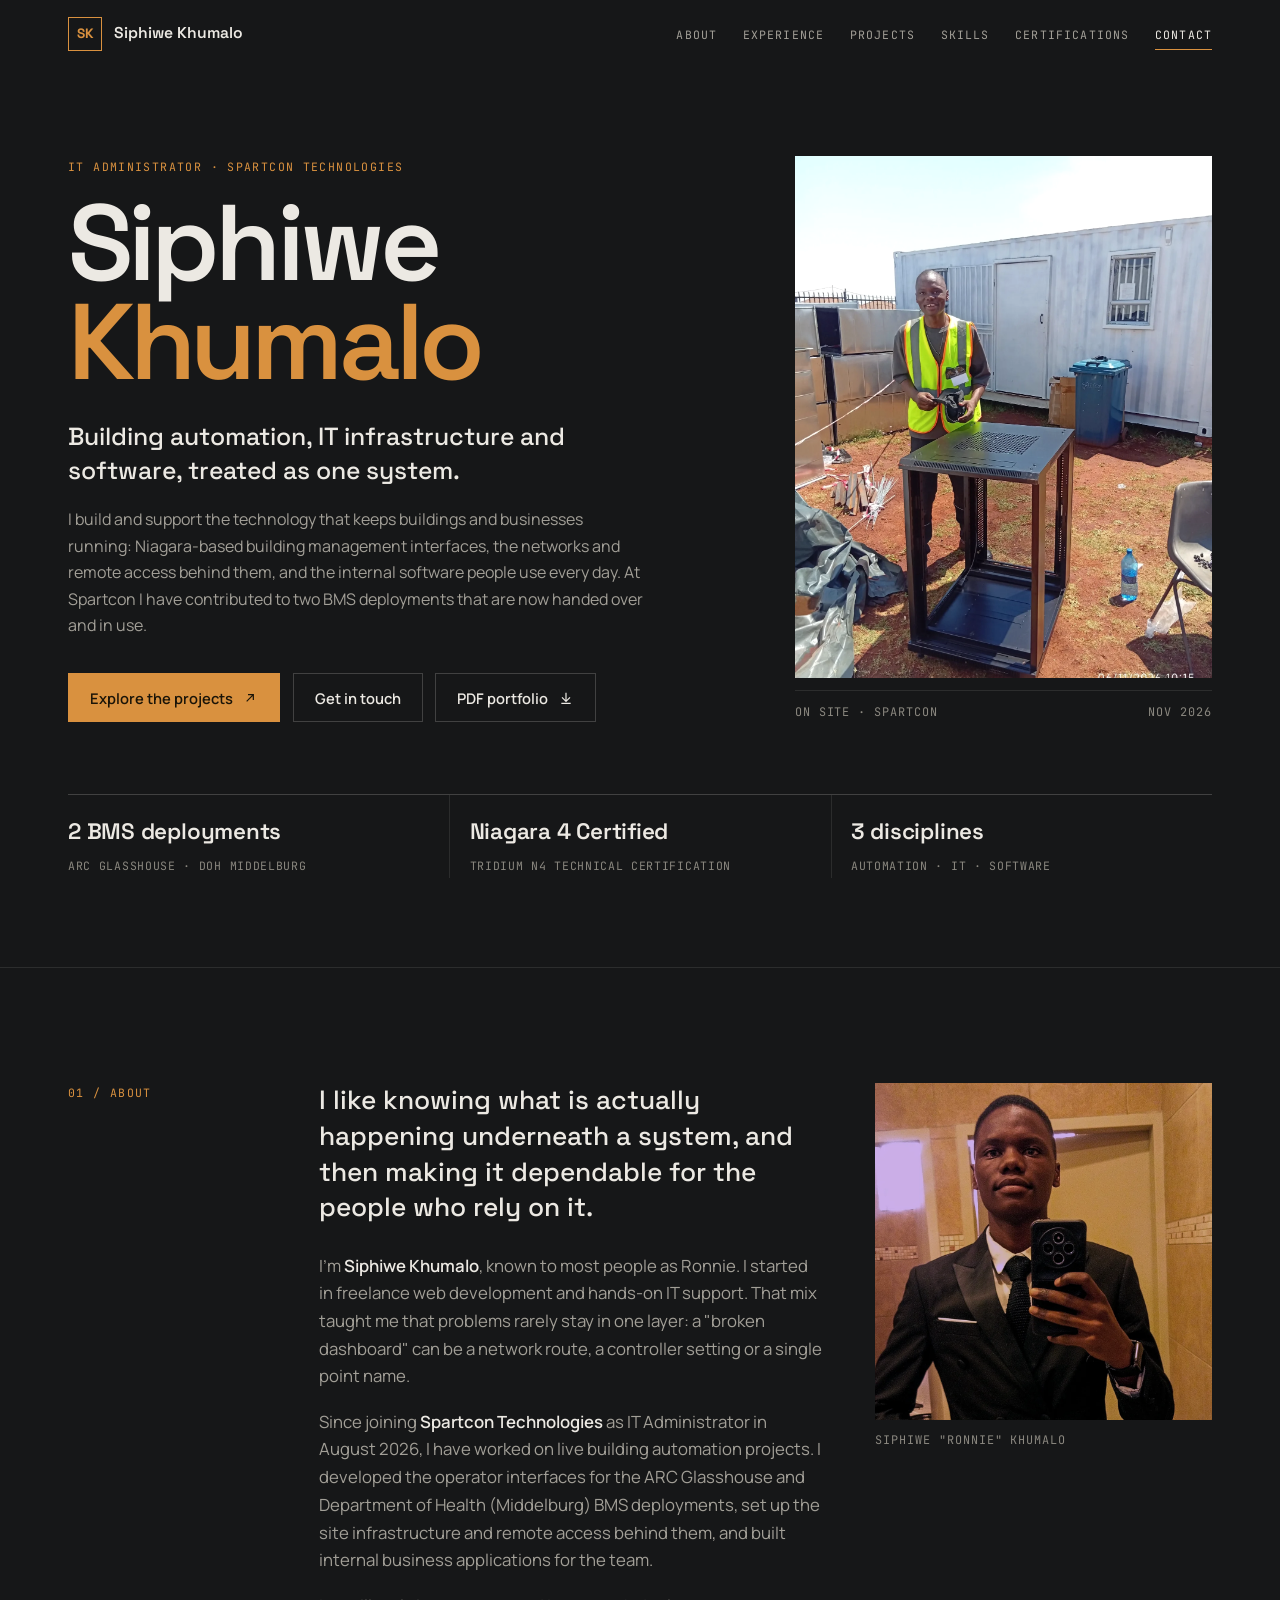
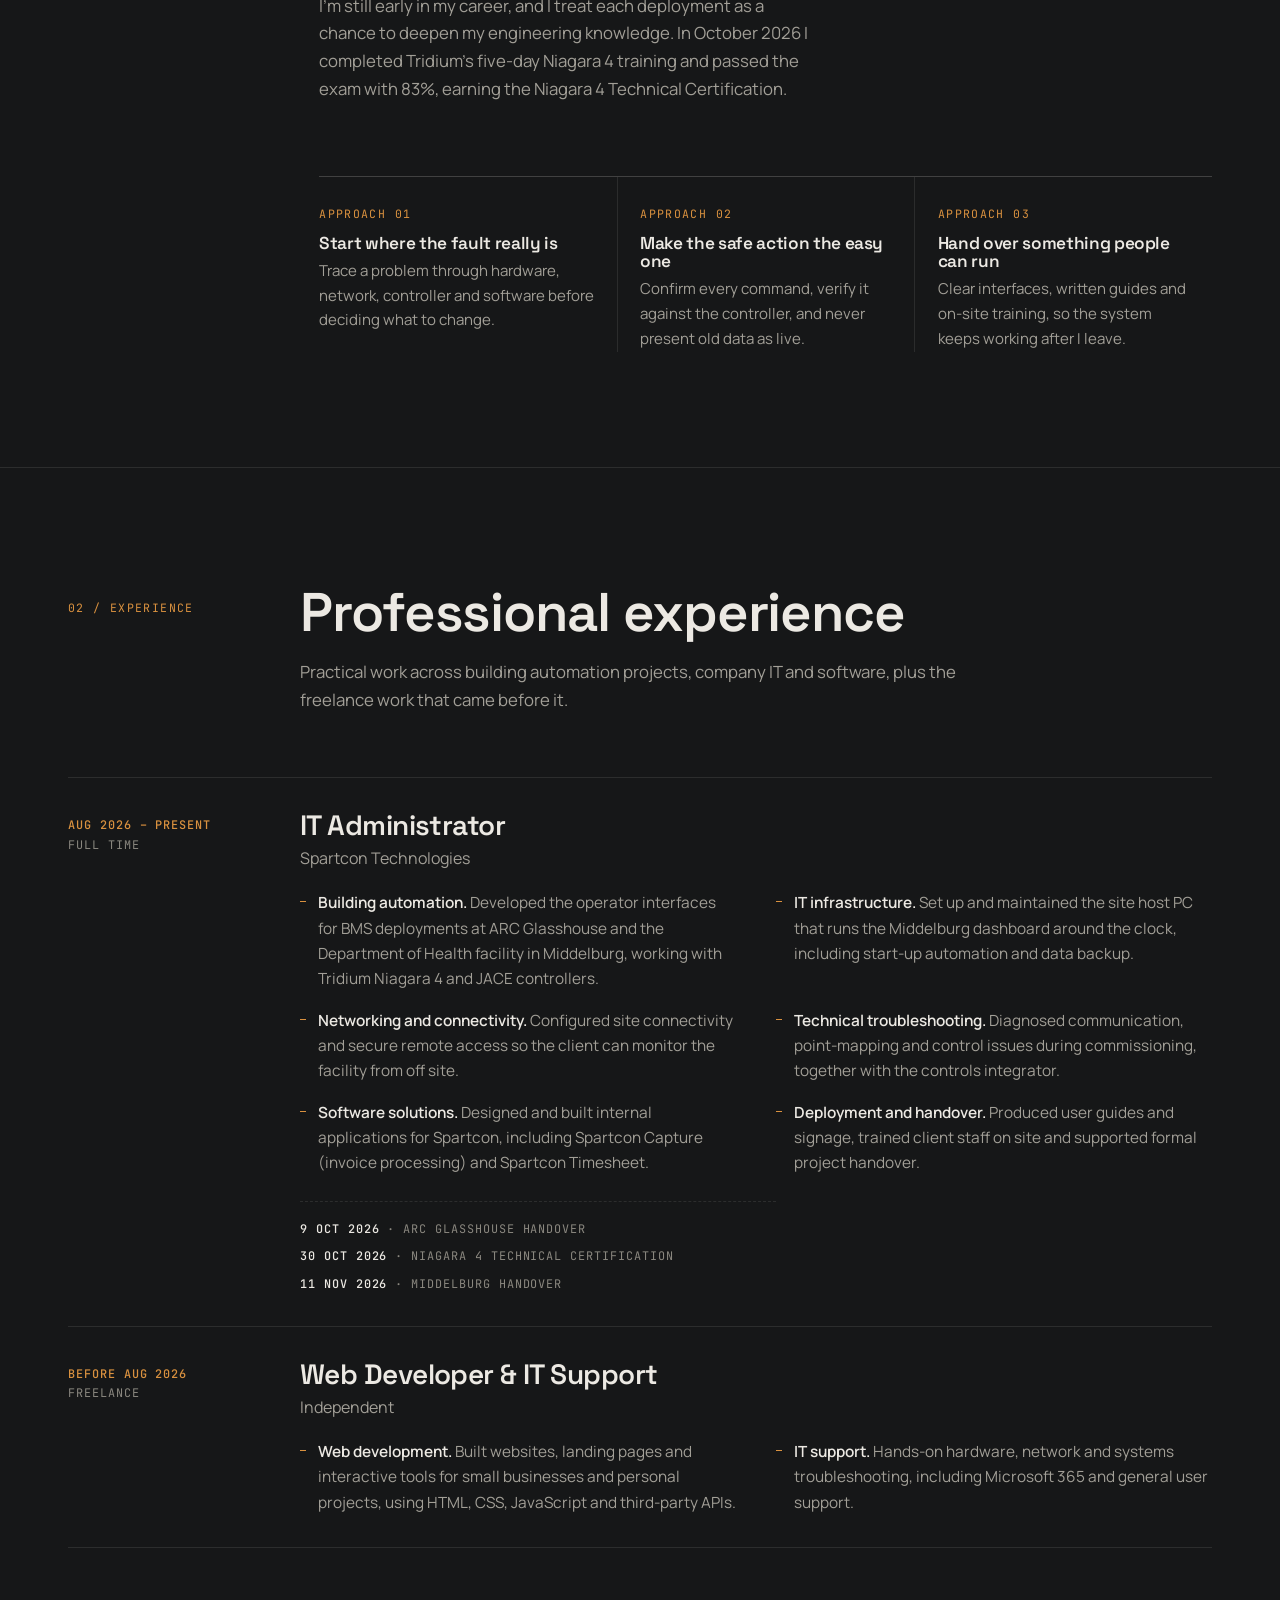
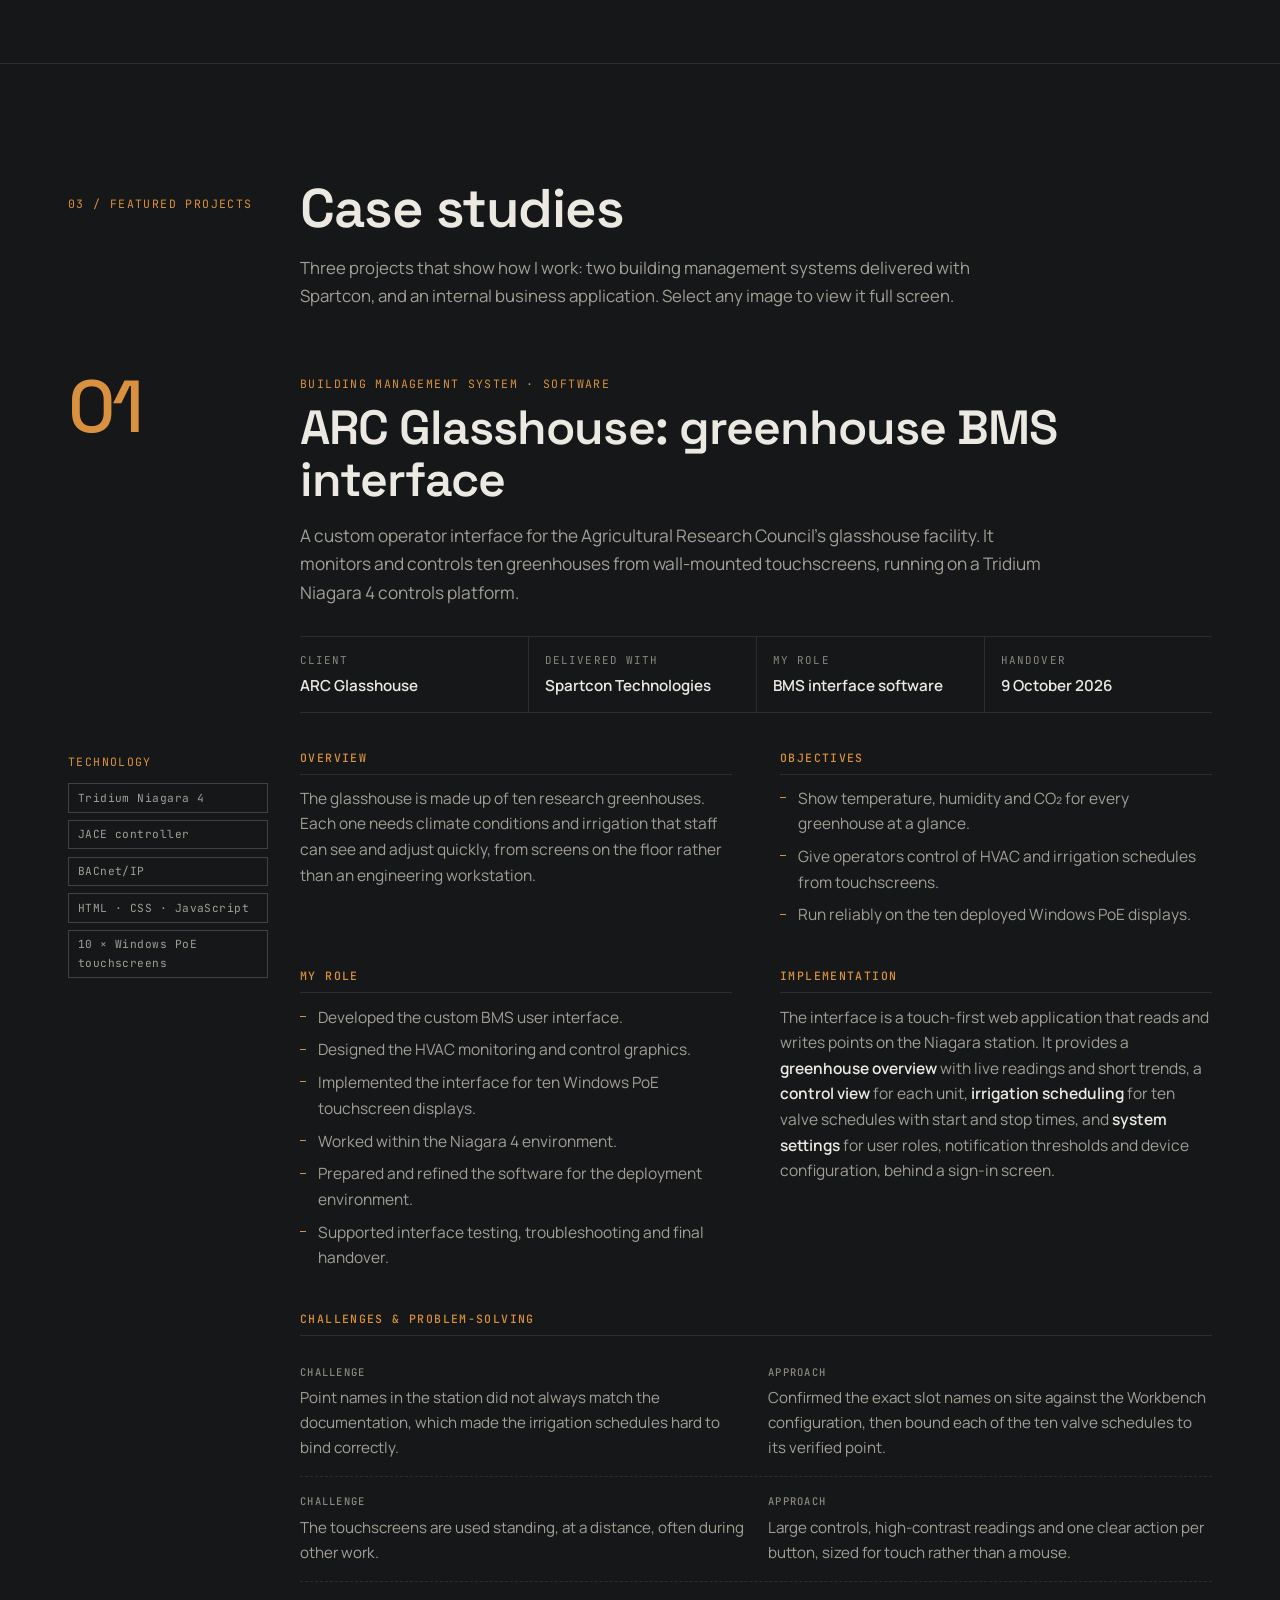
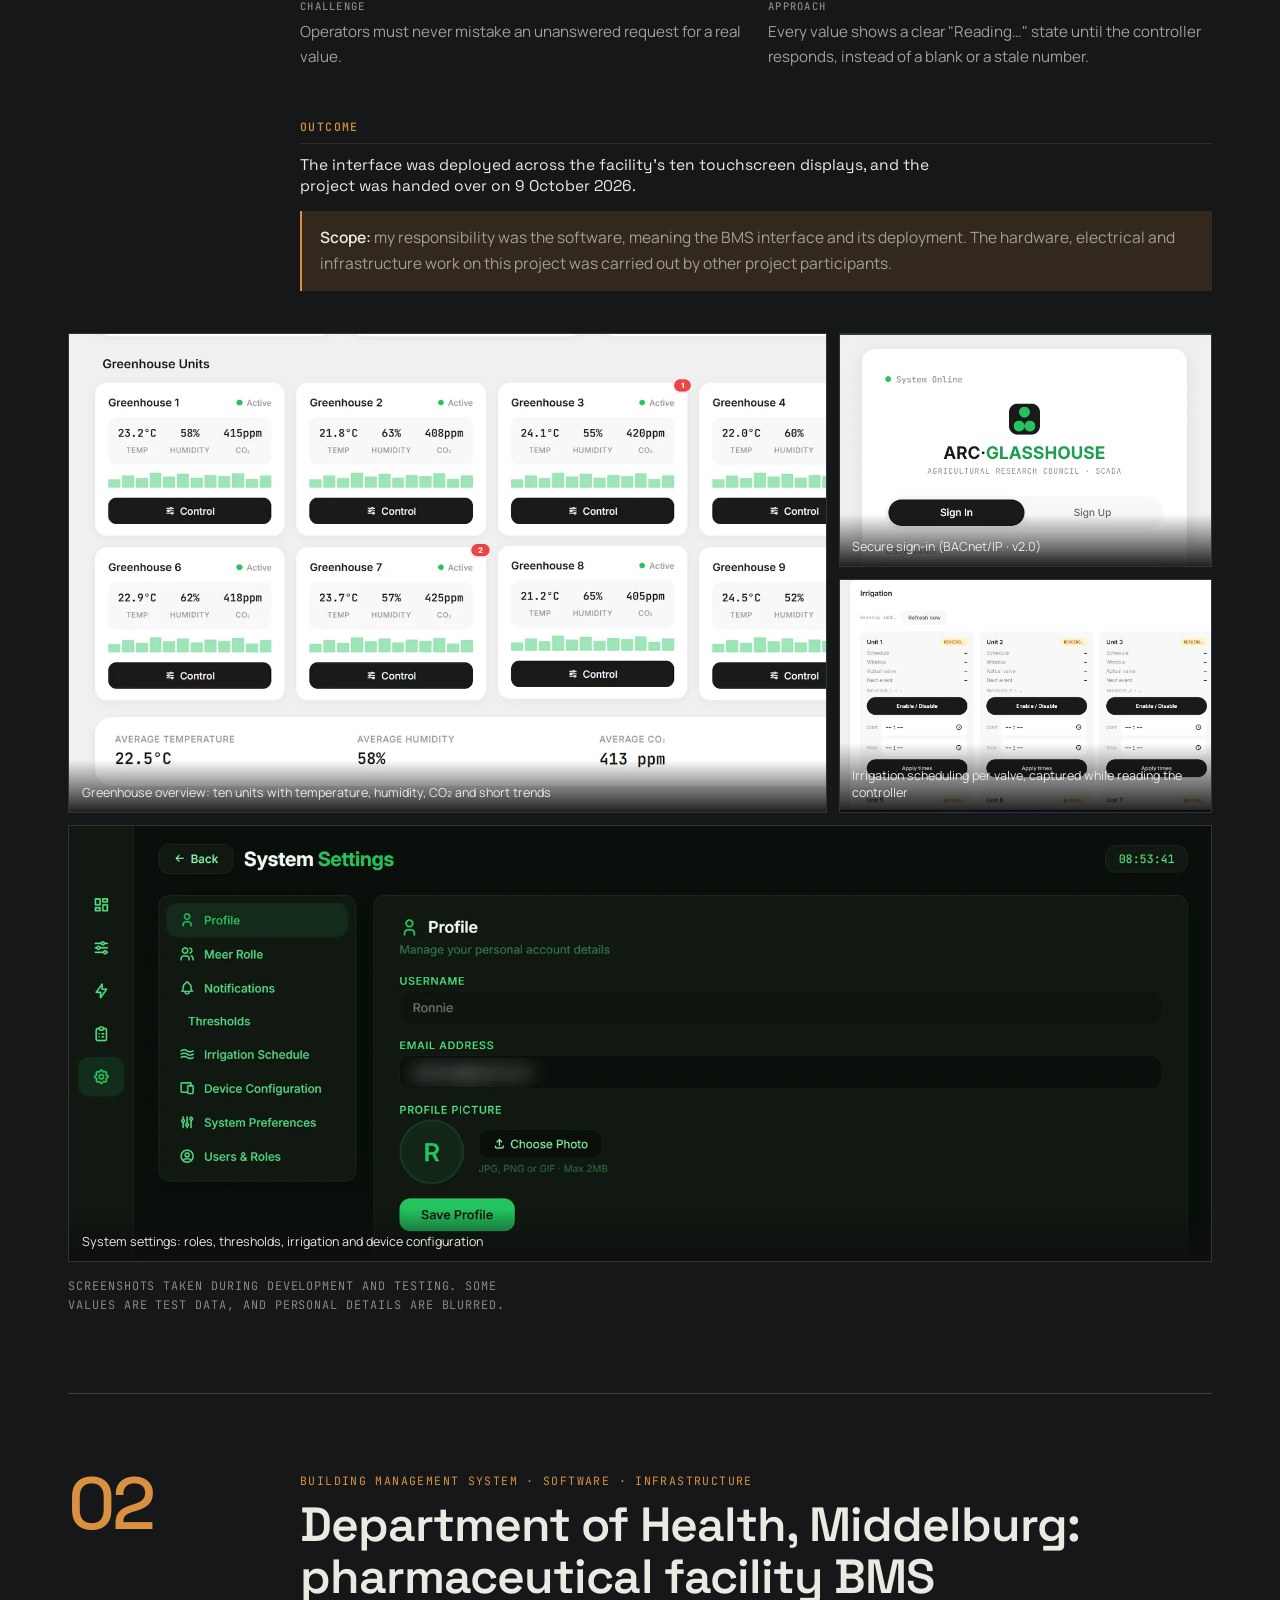
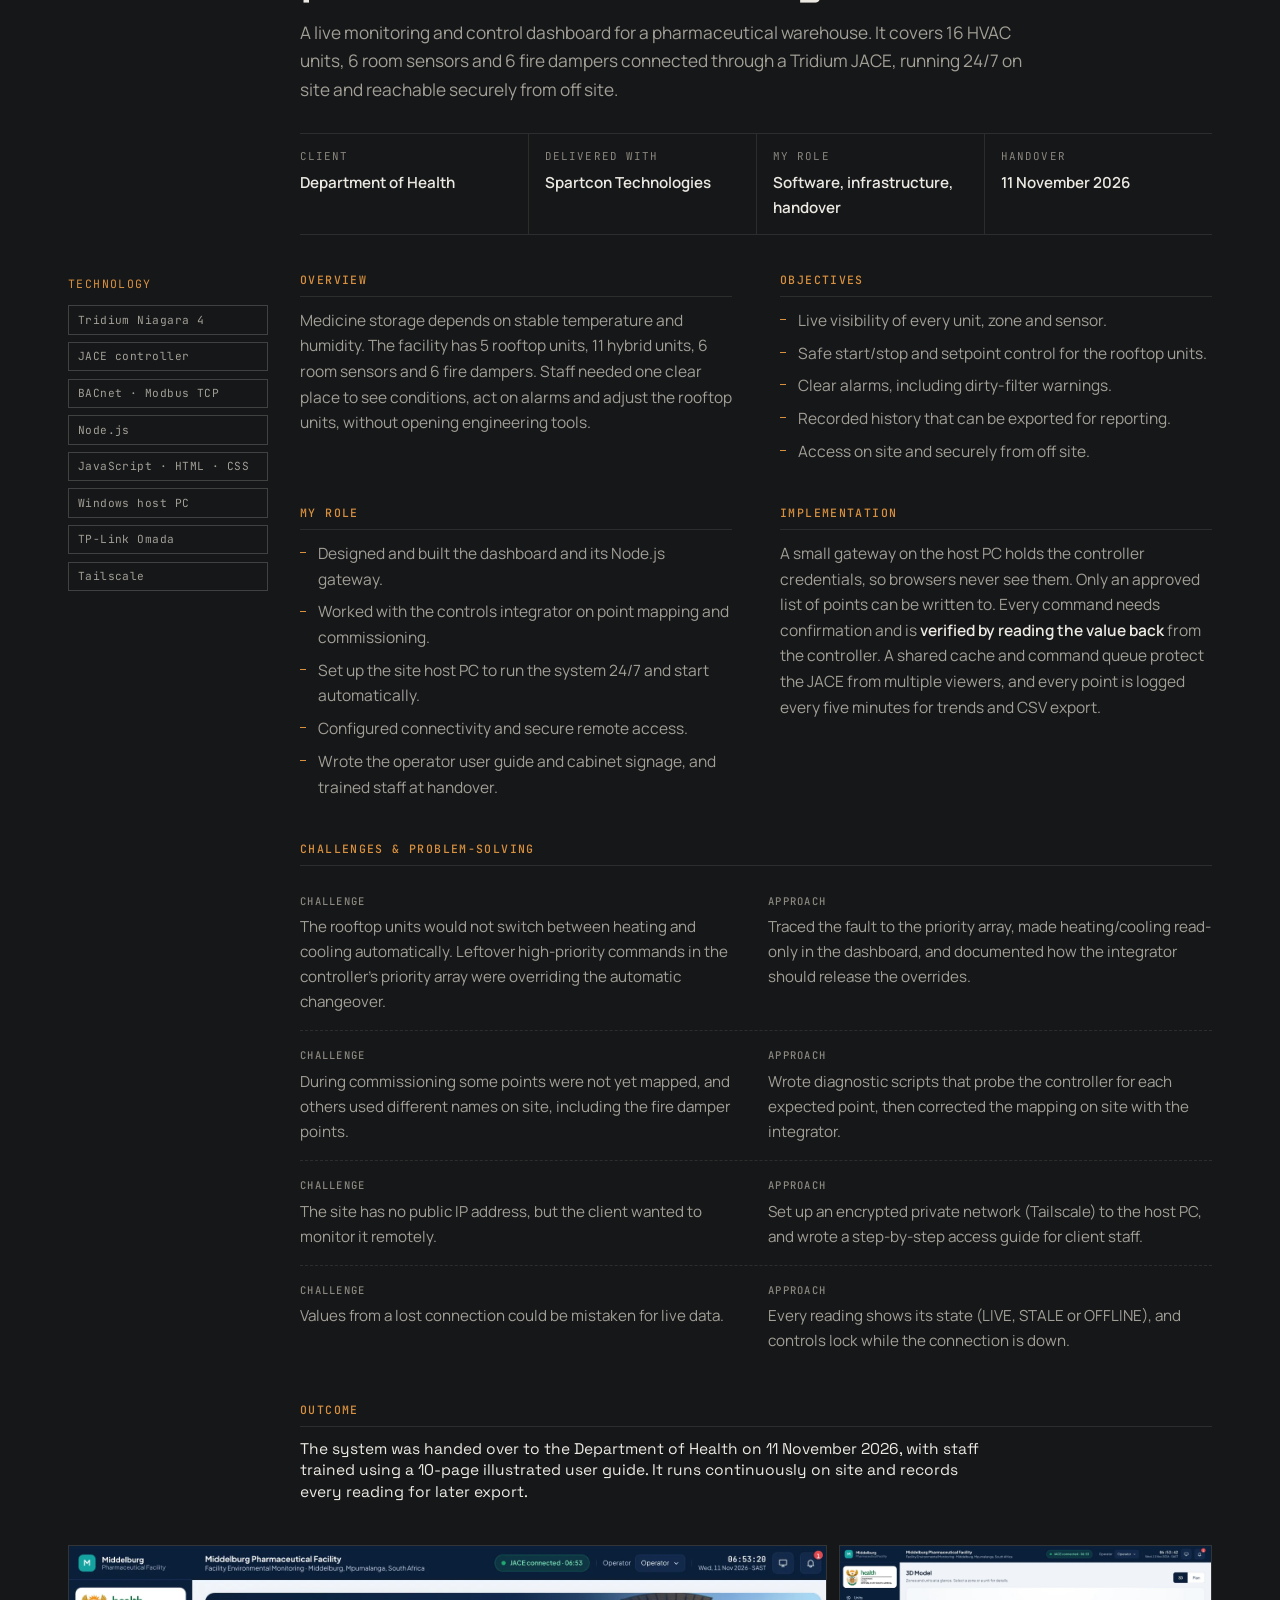
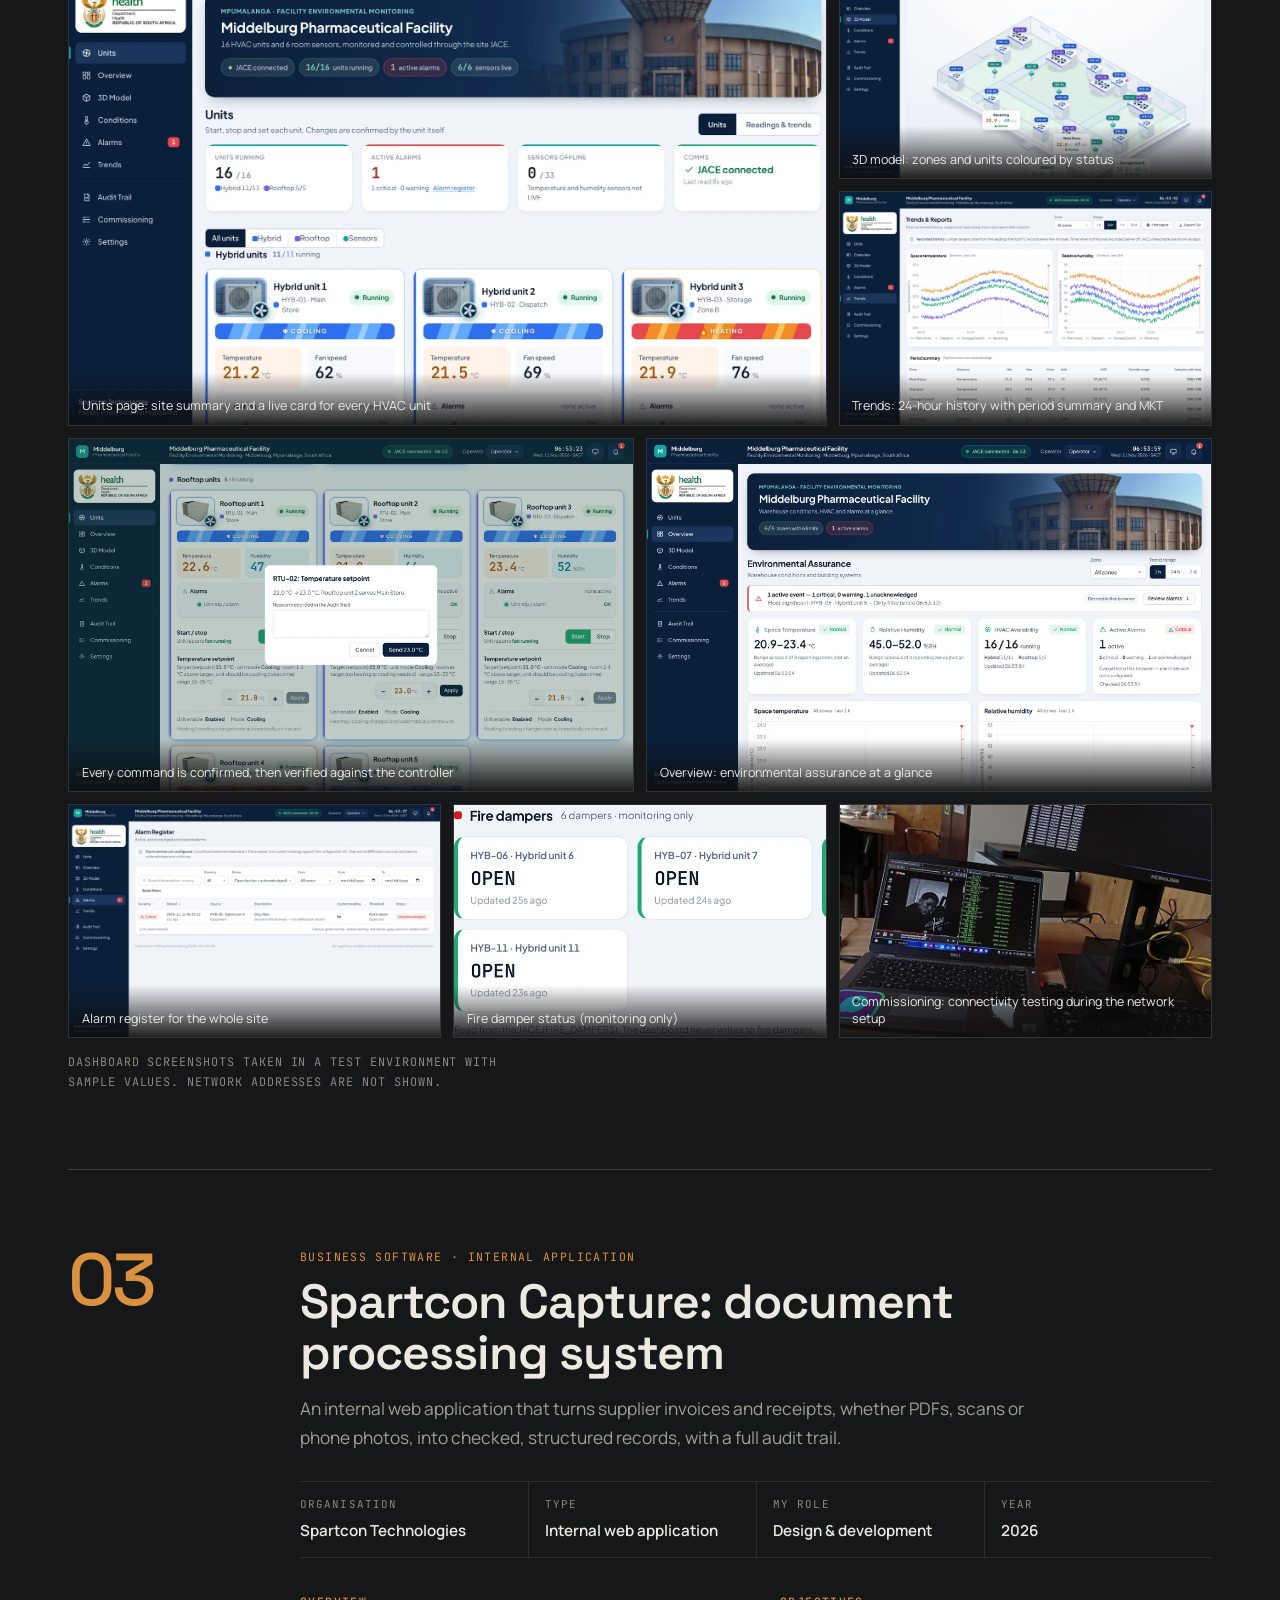
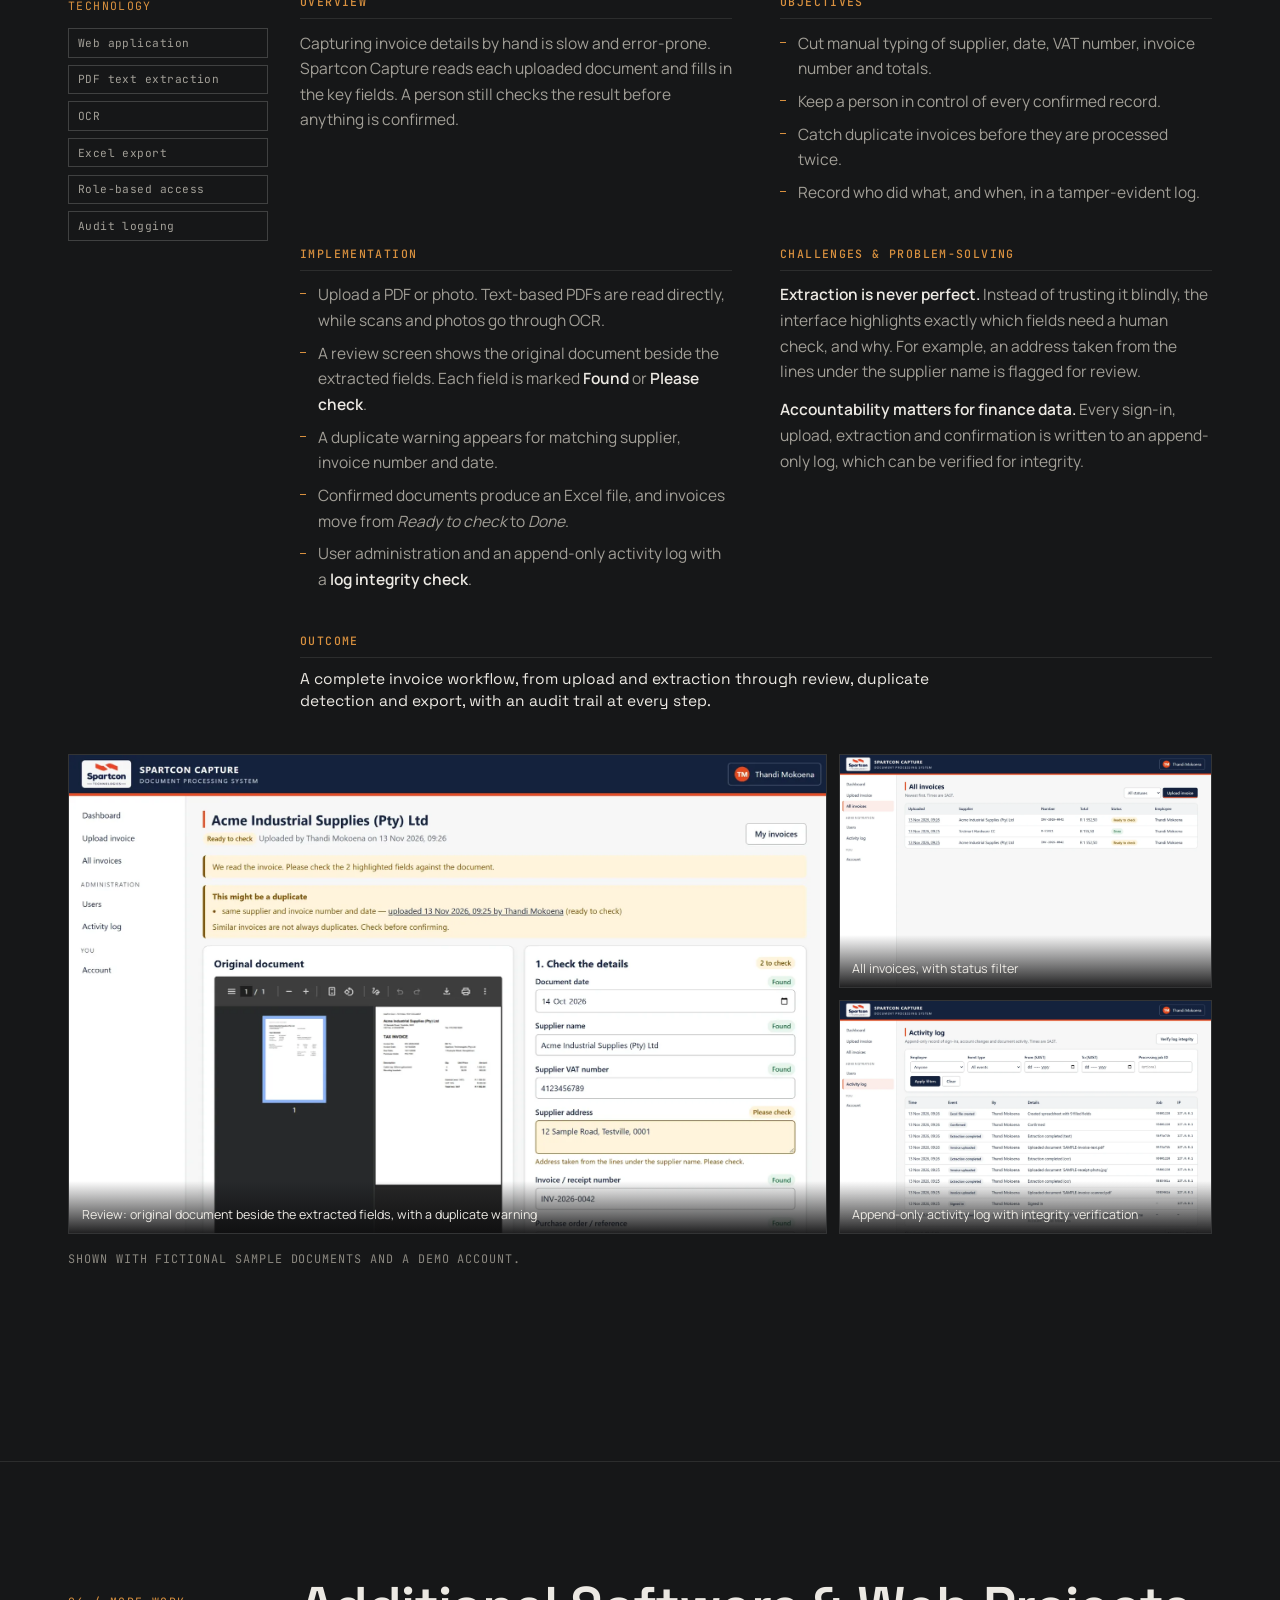
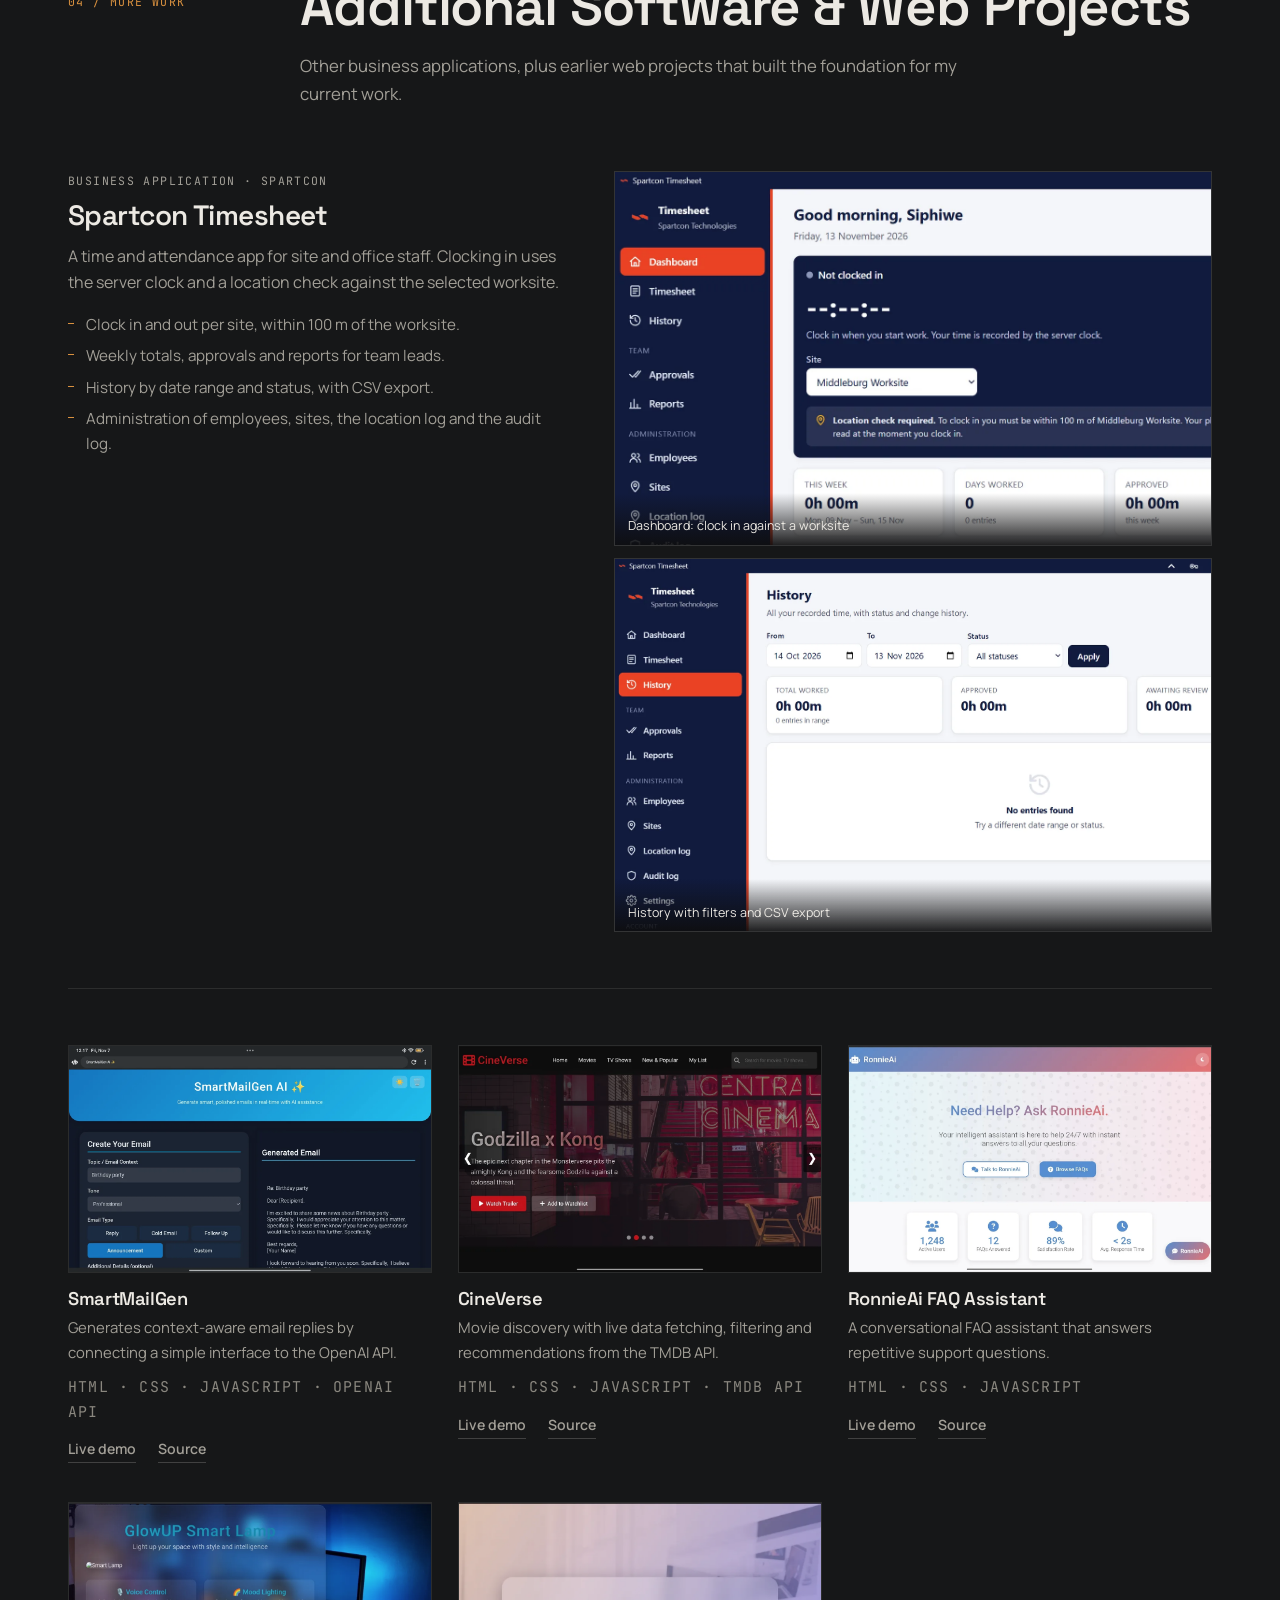
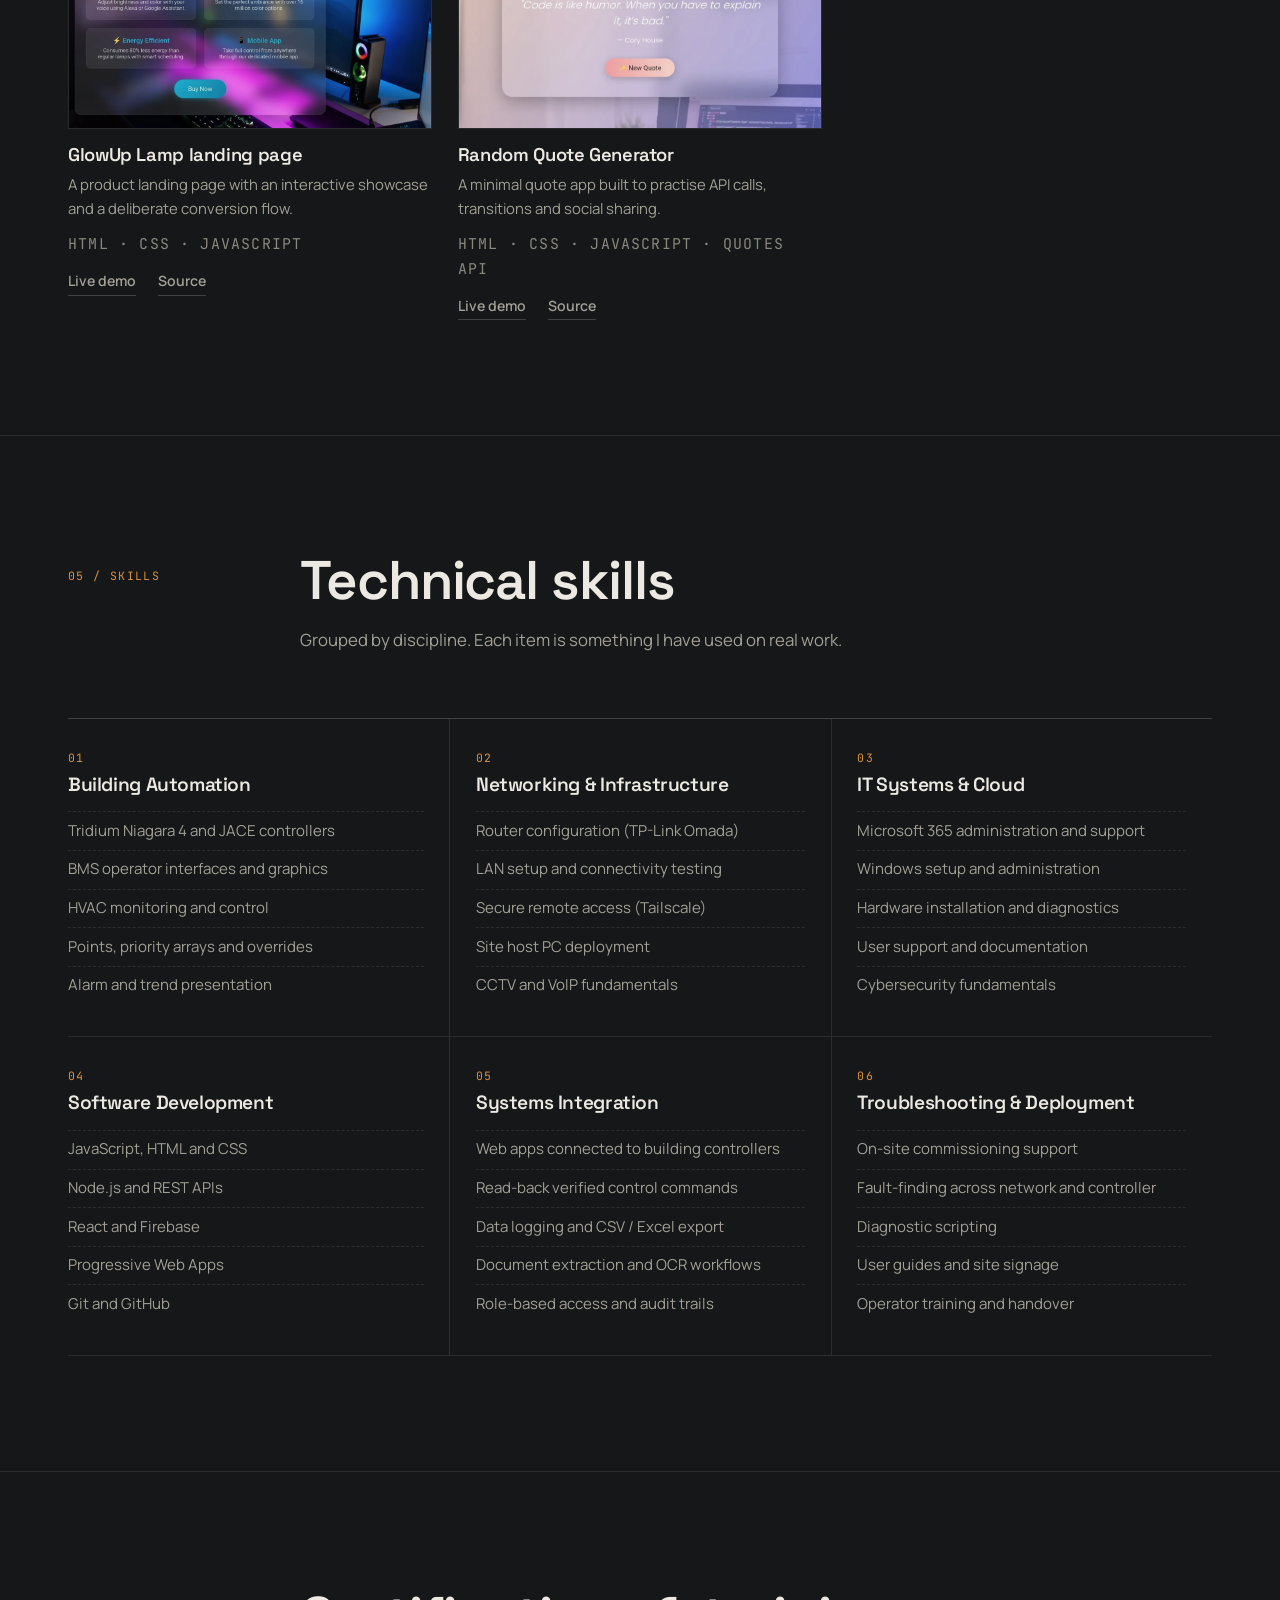
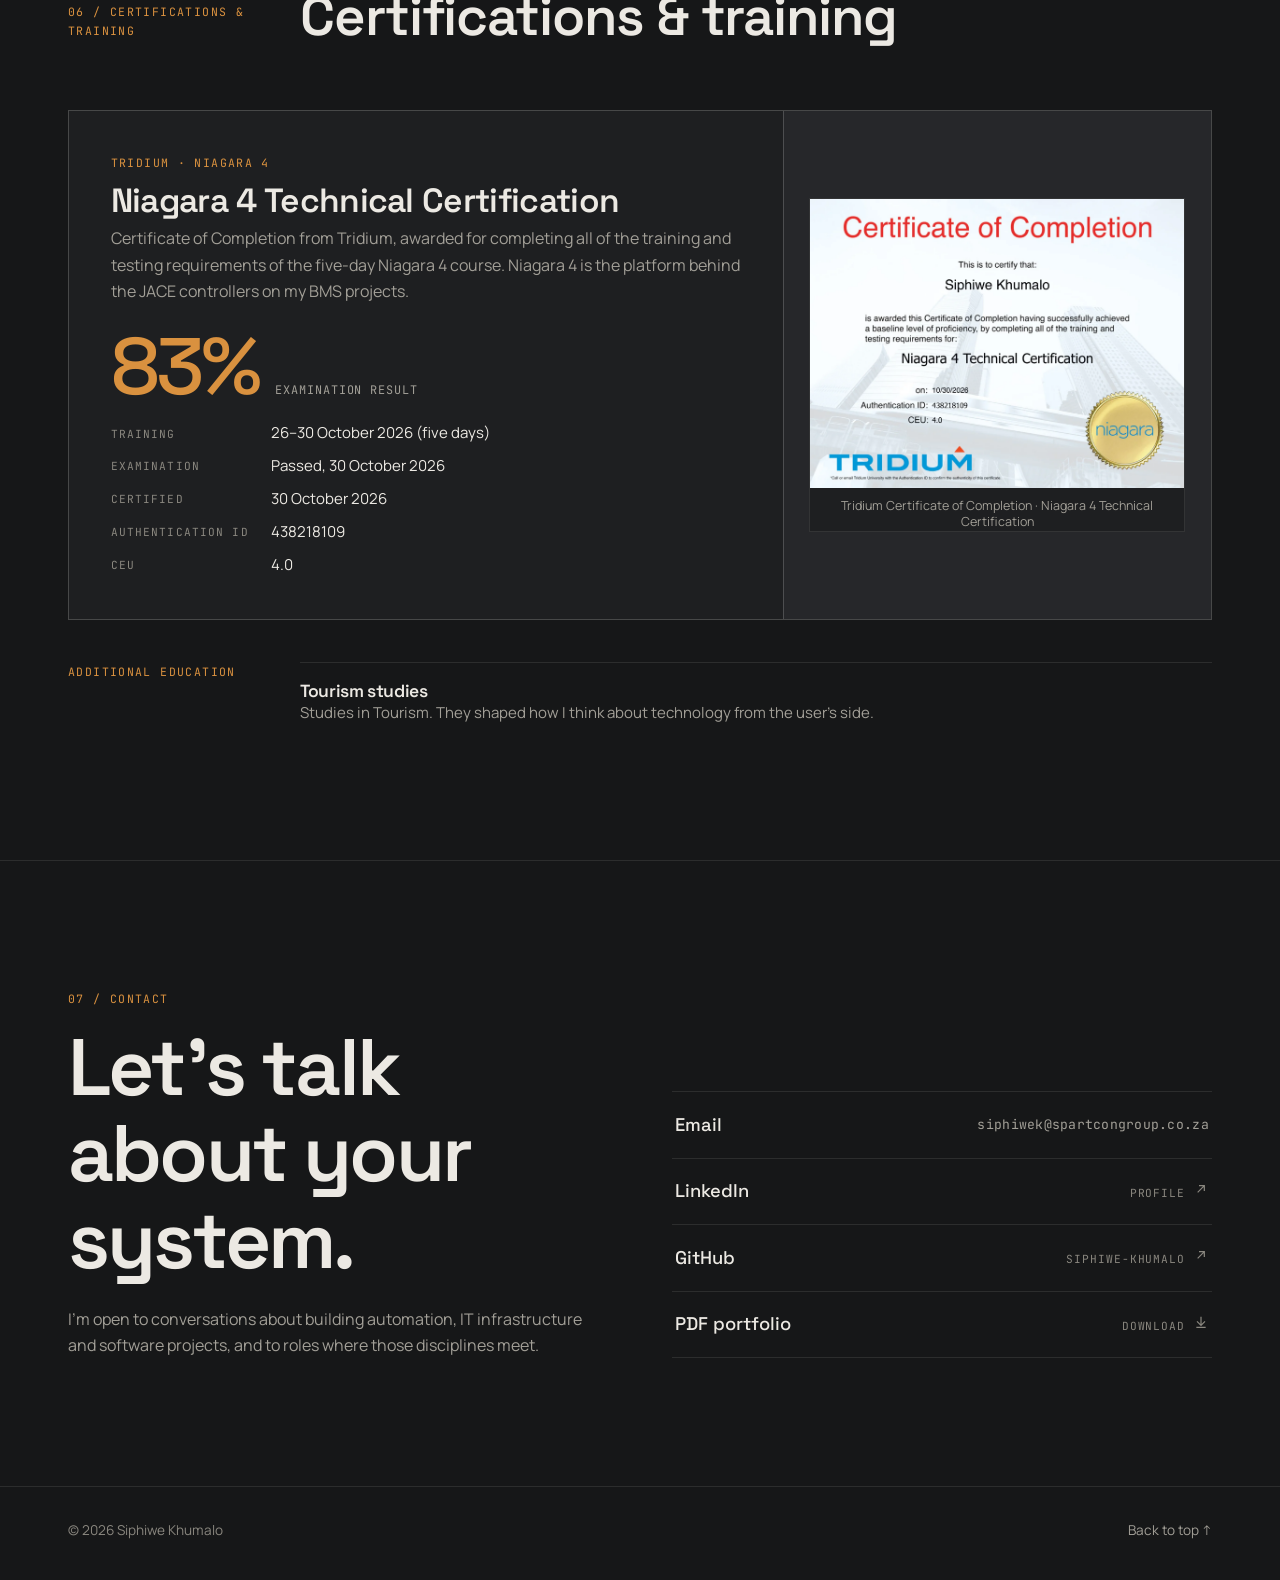
<file: index.html>
<!doctype html>
<html lang="en-ZA">
<head>
<meta charset="utf-8">
<meta name="viewport" content="width=device-width, initial-scale=1">
<title>Siphiwe Khumalo · Building Automation, IT Infrastructure &amp; Software</title>
<meta name="description" content="Portfolio of Siphiwe Khumalo, IT Administrator at Spartcon Technologies, working across building automation (Tridium Niagara 4 certified), IT infrastructure and software development. Case studies: ARC Glasshouse BMS, Department of Health Middelburg BMS, Spartcon Capture.">
<meta name="author" content="Siphiwe Khumalo">
<meta name="theme-color" content="#161718">
<link rel="canonical" href="https://siphiwe-khumalo.github.io/Portfolio-Website-/">
<meta property="og:type" content="website">
<meta property="og:title" content="Siphiwe Khumalo · Building Automation, IT Infrastructure & Software">
<meta property="og:description" content="BMS deployments for ARC Glasshouse and the Department of Health (Middelburg), IT infrastructure and business software, delivered at Spartcon Technologies.">
<meta property="og:url" content="https://siphiwe-khumalo.github.io/Portfolio-Website-/">
<meta property="og:image" content="https://siphiwe-khumalo.github.io/Portfolio-Website-/assets/img/og-card.jpg">
<meta property="og:image:width" content="1200">
<meta property="og:image:height" content="630">
<meta name="twitter:card" content="summary_large_image">
<link rel="icon" href="assets/favicon.svg" type="image/svg+xml">
<link rel="preconnect" href="https://fonts.googleapis.com">
<link rel="preconnect" href="https://fonts.gstatic.com" crossorigin>
<link href="https://fonts.googleapis.com/css2?family=JetBrains+Mono:wght@400;500&family=Manrope:wght@400;500;600;700&family=Space+Grotesk:wght@400;500;600;700&display=swap" rel="stylesheet">
<link rel="stylesheet" href="css/site.css">
<script>document.documentElement.classList.add('js');</script>
<script type="application/ld+json">
{"@context":"https://schema.org","@type":"Person","name":"Siphiwe Khumalo","alternateName":"Ronnie","jobTitle":"IT Administrator","hasCredential":{"@type":"EducationalOccupationalCredential","name":"Niagara 4 Technical Certification","recognizedBy":{"@type":"Organization","name":"Tridium"}},"email":"mailto:siphiwek@spartcongroup.co.za","worksFor":{"@type":"Organization","name":"Spartcon Technologies"},"url":"https://siphiwe-khumalo.github.io/Portfolio-Website-/","sameAs":["https://github.com/Siphiwe-Khumalo","https://www.linkedin.com/in/siphiwe-khumalo-97a0aa306/"]}
</script>
</head>
<body>
<svg width="0" height="0" style="position:absolute" aria-hidden="true">
  <symbol id="i-arrow" viewBox="0 0 24 24"><path d="M7 17 17 7M9 7h8v8" fill="none" stroke="currentColor" stroke-width="1.8"/></symbol>
  <symbol id="i-down" viewBox="0 0 24 24"><path d="M12 4v13m-6-6 6 6 6-6M5 20h14" fill="none" stroke="currentColor" stroke-width="1.8"/></symbol>
  <symbol id="i-left" viewBox="0 0 24 24"><path d="M15 5l-7 7 7 7" fill="none" stroke="currentColor" stroke-width="1.8"/></symbol>
  <symbol id="i-right" viewBox="0 0 24 24"><path d="M9 5l7 7-7 7" fill="none" stroke="currentColor" stroke-width="1.8"/></symbol>
  <symbol id="i-x" viewBox="0 0 24 24"><path d="M6 6l12 12M18 6 6 18" fill="none" stroke="currentColor" stroke-width="1.8"/></symbol>
  <symbol id="i-menu" viewBox="0 0 24 24"><path d="M4 7h16M4 12h16M4 17h16" fill="none" stroke="currentColor" stroke-width="1.6"/></symbol>
</svg>
<a class="skip" href="#main">Skip to content</a>

<header class="site-header" id="top">
  <div class="wrap">
    <a class="brand" href="#main" aria-label="Siphiwe Khumalo, back to top"><span class="brand-mark" aria-hidden="true">SK</span><span class="brand-name">Siphiwe Khumalo</span></a>
    <nav aria-label="Main">
      <button class="nav-toggle" type="button" aria-expanded="false" aria-controls="nav-list" aria-label="Open menu"><svg aria-hidden="true"><use href="#i-menu"/></svg></button>
      <ul class="nav-list" id="nav-list">
        <li><a href="#about">About</a></li>
        <li><a href="#experience">Experience</a></li>
        <li><a href="#projects">Projects</a></li>
        <li><a href="#skills">Skills</a></li>
        <li><a href="#certifications">Certifications</a></li>
        <li><a href="#contact">Contact</a></li>
      </ul>
    </nav>
  </div>
</header>

<main id="main">
<!-- ========== HERO ========== -->
<section class="hero">
  <div class="wrap">
    <div class="hero-grid">
      <div>
        <p class="label">IT Administrator · Spartcon Technologies</p>
        <h1>Siphiwe<span>Khumalo</span></h1>
        <p class="hero-statement">Building automation, IT infrastructure and software, treated as one system.</p>
        <p class="hero-intro">I build and support the technology that keeps buildings and businesses running: Niagara-based building management interfaces, the networks and remote access behind them, and the internal software people use every day. At Spartcon I have contributed to two BMS deployments that are now handed over and in use.</p>
        <div class="hero-actions">
          <a class="btn btn--primary" href="#projects">Explore the projects <svg aria-hidden="true"><use href="#i-arrow"/></svg></a>
          <a class="btn" href="#contact">Get in touch</a>
          <a class="btn" href="Siphiwe-Khumalo-Portfolio.pdf" download>PDF portfolio <svg aria-hidden="true"><use href="#i-down"/></svg></a>
        </div>
      </div>
      <figure class="hero-figure">
        <img src="assets/img/profile/on-site.webp" width="1400" height="1859" alt="Siphiwe Khumalo in a high-visibility vest beside a floor-standing equipment cabinet on a Spartcon site" fetchpriority="high">
        <figcaption class="mono"><span>On site · Spartcon</span><span>Nov 2026</span></figcaption>
      </figure>
    </div>
    <ul class="hero-facts">
      <li><strong>2 BMS deployments</strong><span>ARC Glasshouse · DoH Middelburg</span></li>
      <li><strong>Niagara 4 Certified</strong><span>Tridium N4 Technical Certification</span></li>
      <li><strong>3 disciplines</strong><span>Automation · IT · Software</span></li>
    </ul>
  </div>
</section>

<!-- ========== ABOUT ========== -->
<section class="section" id="about">
  <div class="wrap about-grid">
    <p class="label reveal">01 / About</p>
    <div class="about-copy reveal">
      <p class="big">I like knowing what is actually happening underneath a system, and then making it dependable for the people who rely on it.</p>
      <p>I'm <strong>Siphiwe Khumalo</strong>, known to most people as Ronnie. I started in freelance web development and hands-on IT support. That mix taught me that problems rarely stay in one layer: a "broken dashboard" can be a network route, a controller setting or a single point name.</p>
      <p>Since joining <strong>Spartcon Technologies</strong> as IT Administrator in August 2026, I have worked on live building automation projects. I developed the operator interfaces for the ARC Glasshouse and Department of Health (Middelburg) BMS deployments, set up the site infrastructure and remote access behind them, and built internal business applications for the team.</p>
      <p>I'm still early in my career, and I treat each deployment as a chance to deepen my engineering knowledge. In October 2026 I completed Tridium's five-day Niagara 4 training and passed the exam with 83%, earning the Niagara 4 Technical Certification.</p>
    </div>
    <figure class="about-figure reveal">
      <img src="assets/img/profile/portrait.webp" width="1100" height="1100" alt="Portrait of Siphiwe Khumalo in a dark suit" loading="lazy">
      <figcaption class="mono">Siphiwe "Ronnie" Khumalo</figcaption>
    </figure>
    <ul class="principles reveal">
      <li><span class="label">Approach 01</span><h4>Start where the fault really is</h4><p>Trace a problem through hardware, network, controller and software before deciding what to change.</p></li>
      <li><span class="label">Approach 02</span><h4>Make the safe action the easy one</h4><p>Confirm every command, verify it against the controller, and never present old data as live.</p></li>
      <li><span class="label">Approach 03</span><h4>Hand over something people can run</h4><p>Clear interfaces, written guides and on-site training, so the system keeps working after I leave.</p></li>
    </ul>
  </div>
</section>

<!-- ========== EXPERIENCE ========== -->
<section class="section" id="experience">
  <div class="wrap">
    <div class="section-head reveal">
      <p class="label">02 / Experience</p>
      <div><h2>Professional experience</h2><p class="lede">Practical work across building automation projects, company IT and software, plus the freelance work that came before it.</p></div>
    </div>
    <div class="roles">
      <article class="role reveal">
        <p class="role-when mono"><b>Aug 2026 – Present</b>Full time</p>
        <div>
          <h3>IT Administrator</h3>
          <p class="org">Spartcon Technologies</p>
          <ul class="duty-list">
            <li><b>Building automation.</b> Developed the operator interfaces for BMS deployments at ARC Glasshouse and the Department of Health facility in Middelburg, working with Tridium Niagara 4 and JACE controllers.</li>
            <li><b>IT infrastructure.</b> Set up and maintained the site host PC that runs the Middelburg dashboard around the clock, including start-up automation and data backup.</li>
            <li><b>Networking and connectivity.</b> Configured site connectivity and secure remote access so the client can monitor the facility from off site.</li>
            <li><b>Technical troubleshooting.</b> Diagnosed communication, point-mapping and control issues during commissioning, together with the controls integrator.</li>
            <li><b>Software solutions.</b> Designed and built internal applications for Spartcon, including Spartcon Capture (invoice processing) and Spartcon Timesheet.</li>
            <li><b>Deployment and handover.</b> Produced user guides and signage, trained client staff on site and supported formal project handover.</li>
          </ul>
          <p class="milestones mono"><span><b>9 Oct 2026</b> · ARC Glasshouse handover</span><span><b>30 Oct 2026</b> · Niagara 4 Technical Certification</span><span><b>11 Nov 2026</b> · Middelburg handover</span></p>
        </div>
      </article>
      <article class="role reveal">
        <p class="role-when mono"><b>Before Aug 2026</b>Freelance</p>
        <div>
          <h3>Web Developer &amp; IT Support</h3>
          <p class="org">Independent</p>
          <ul class="duty-list">
            <li><b>Web development.</b> Built websites, landing pages and interactive tools for small businesses and personal projects, using HTML, CSS, JavaScript and third-party APIs.</li>
            <li><b>IT support.</b> Hands-on hardware, network and systems troubleshooting, including Microsoft 365 and general user support.</li>
          </ul>
        </div>
      </article>
    </div>
  </div>
</section>

<!-- ========== PROJECTS ========== -->
<section class="section" id="projects">
  <div class="wrap">
    <div class="section-head reveal">
      <p class="label">03 / Featured projects</p>
      <div><h2>Case studies</h2><p class="lede">Three projects that show how I work: two building management systems delivered with Spartcon, and an internal business application. Select any image to view it full screen.</p></div>
    </div>

    <!-- ===== ARC ===== -->
    <article class="case" id="arc-glasshouse">
      <header class="case-head reveal">
        <p class="case-index">01</p>
        <div>
          <p class="label">Building Management System · Software</p>
          <h3>ARC Glasshouse: greenhouse BMS interface</h3>
          <p class="summary">A custom operator interface for the Agricultural Research Council's glasshouse facility. It monitors and controls ten greenhouses from wall-mounted touchscreens, running on a Tridium Niagara 4 controls platform.</p>
          <dl class="case-meta">
            <div><dt>Client</dt><dd>ARC Glasshouse</dd></div>
            <div><dt>Delivered with</dt><dd>Spartcon Technologies</dd></div>
            <div><dt>My role</dt><dd>BMS interface software</dd></div>
            <div><dt>Handover</dt><dd>9 October 2026</dd></div>
          </dl>
        </div>
      </header>
      <div class="case-body">
        <aside class="reveal" aria-label="Technologies and equipment">
          <p class="label" style="margin-bottom:.8rem">Technology</p>
          <ul><li class="chip">Tridium Niagara 4</li><li class="chip">JACE controller</li><li class="chip">BACnet/IP</li><li class="chip">HTML · CSS · JavaScript</li><li class="chip">10 × Windows PoE touchscreens</li></ul>
        </aside>
        <div class="case-cols reveal">
          <section><h4>Overview</h4><p>The glasshouse is made up of ten research greenhouses. Each one needs climate conditions and irrigation that staff can see and adjust quickly, from screens on the floor rather than an engineering workstation.</p></section>
          <section><h4>Objectives</h4><ul><li>Show temperature, humidity and CO₂ for every greenhouse at a glance.</li><li>Give operators control of HVAC and irrigation schedules from touchscreens.</li><li>Run reliably on the ten deployed Windows PoE displays.</li></ul></section>
          <section><h4>My role</h4><ul><li>Developed the custom BMS user interface.</li><li>Designed the HVAC monitoring and control graphics.</li><li>Implemented the interface for ten Windows PoE touchscreen displays.</li><li>Worked within the Niagara 4 environment.</li><li>Prepared and refined the software for the deployment environment.</li><li>Supported interface testing, troubleshooting and final handover.</li></ul></section>
          <section><h4>Implementation</h4><p>The interface is a touch-first web application that reads and writes points on the Niagara station. It provides a <strong>greenhouse overview</strong> with live readings and short trends, a <strong>control view</strong> for each unit, <strong>irrigation scheduling</strong> for ten valve schedules with start and stop times, and <strong>system settings</strong> for user roles, notification thresholds and device configuration, behind a sign-in screen.</p></section>
          <section class="wide"><h4>Challenges &amp; problem-solving</h4>
            <div class="challenge"><p><b>Challenge</b>Point names in the station did not always match the documentation, which made the irrigation schedules hard to bind correctly.</p><p><b>Approach</b>Confirmed the exact slot names on site against the Workbench configuration, then bound each of the ten valve schedules to its verified point.</p></div>
            <div class="challenge"><p><b>Challenge</b>The touchscreens are used standing, at a distance, often during other work.</p><p><b>Approach</b>Large controls, high-contrast readings and one clear action per button, sized for touch rather than a mouse.</p></div>
            <div class="challenge"><p><b>Challenge</b>Operators must never mistake an unanswered request for a real value.</p><p><b>Approach</b>Every value shows a clear "Reading…" state until the controller responds, instead of a blank or a stale number.</p></div>
          </section>
          <section class="wide"><h4>Outcome</h4><p class="outcome">The interface was deployed across the facility's ten touchscreen displays, and the project was handed over on 9 October 2026.</p>
            <p class="scope-note"><strong>Scope:</strong> my responsibility was the software, meaning the BMS interface and its deployment. The hardware, electrical and infrastructure work on this project was carried out by other project participants.</p></section>
        </div>
      </div>
      <div class="gallery reveal" data-gallery="ARC Glasshouse">
        <a class="g-item g-lg" href="assets/img/arc/greenhouses.webp"><img src="assets/img/arc/greenhouses.webp" width="1800" height="812" loading="lazy" alt="Greenhouse overview showing ten greenhouse cards with temperature, humidity and CO2 readings"><figcaption>Greenhouse overview: ten units with temperature, humidity, CO₂ and short trends</figcaption></a>
        <a class="g-item g-tall" href="assets/img/arc/sign-in.webp"><img src="assets/img/arc/sign-in.webp" width="720" height="867" loading="lazy" alt="ARC Glasshouse sign-in screen"><figcaption>Secure sign-in (BACnet/IP · v2.0)</figcaption></a>
        <a class="g-item" href="assets/img/arc/irrigation.webp"><img src="assets/img/arc/irrigation.webp" width="1800" height="805" loading="lazy" alt="Irrigation schedule cards for units 1 to 8 with start and stop times"><figcaption>Irrigation scheduling per valve, captured while reading the controller</figcaption></a>
        <a class="g-item g-wide" href="assets/img/arc/settings.webp"><img src="assets/img/arc/settings.webp" width="1800" height="803" loading="lazy" alt="System settings page with profile, roles, thresholds and device configuration"><figcaption>System settings: roles, thresholds, irrigation and device configuration</figcaption></a>
        <p class="gallery-note mono">Screenshots taken during development and testing. Some values are test data, and personal details are blurred.</p>
      </div>
    </article>

    <!-- ===== MIDDELBURG ===== -->
    <article class="case" id="middelburg">
      <header class="case-head reveal">
        <p class="case-index">02</p>
        <div>
          <p class="label">Building Management System · Software · Infrastructure</p>
          <h3>Department of Health, Middelburg: pharmaceutical facility BMS</h3>
          <p class="summary">A live monitoring and control dashboard for a pharmaceutical warehouse. It covers 16 HVAC units, 6 room sensors and 6 fire dampers connected through a Tridium JACE, running 24/7 on site and reachable securely from off site.</p>
          <dl class="case-meta">
            <div><dt>Client</dt><dd>Department of Health</dd></div>
            <div><dt>Delivered with</dt><dd>Spartcon Technologies</dd></div>
            <div><dt>My role</dt><dd>Software, infrastructure, handover</dd></div>
            <div><dt>Handover</dt><dd>11 November 2026</dd></div>
          </dl>
        </div>
      </header>
      <div class="case-body">
        <aside class="reveal" aria-label="Technologies and equipment">
          <p class="label" style="margin-bottom:.8rem">Technology</p>
          <ul><li class="chip">Tridium Niagara 4</li><li class="chip">JACE controller</li><li class="chip">BACnet · Modbus TCP</li><li class="chip">Node.js</li><li class="chip">JavaScript · HTML · CSS</li><li class="chip">Windows host PC</li><li class="chip">TP-Link Omada</li><li class="chip">Tailscale</li></ul>
        </aside>
        <div class="case-cols reveal">
          <section><h4>Overview</h4><p>Medicine storage depends on stable temperature and humidity. The facility has 5 rooftop units, 11 hybrid units, 6 room sensors and 6 fire dampers. Staff needed one clear place to see conditions, act on alarms and adjust the rooftop units, without opening engineering tools.</p></section>
          <section><h4>Objectives</h4><ul><li>Live visibility of every unit, zone and sensor.</li><li>Safe start/stop and setpoint control for the rooftop units.</li><li>Clear alarms, including dirty-filter warnings.</li><li>Recorded history that can be exported for reporting.</li><li>Access on site and securely from off site.</li></ul></section>
          <section><h4>My role</h4><ul><li>Designed and built the dashboard and its Node.js gateway.</li><li>Worked with the controls integrator on point mapping and commissioning.</li><li>Set up the site host PC to run the system 24/7 and start automatically.</li><li>Configured connectivity and secure remote access.</li><li>Wrote the operator user guide and cabinet signage, and trained staff at handover.</li></ul></section>
          <section><h4>Implementation</h4><p>A small gateway on the host PC holds the controller credentials, so browsers never see them. Only an approved list of points can be written to. Every command needs confirmation and is <strong>verified by reading the value back</strong> from the controller. A shared cache and command queue protect the JACE from multiple viewers, and every point is logged every five minutes for trends and CSV export.</p></section>
          <section class="wide"><h4>Challenges &amp; problem-solving</h4>
            <div class="challenge"><p><b>Challenge</b>The rooftop units would not switch between heating and cooling automatically. Leftover high-priority commands in the controller's priority array were overriding the automatic changeover.</p><p><b>Approach</b>Traced the fault to the priority array, made heating/cooling read-only in the dashboard, and documented how the integrator should release the overrides.</p></div>
            <div class="challenge"><p><b>Challenge</b>During commissioning some points were not yet mapped, and others used different names on site, including the fire damper points.</p><p><b>Approach</b>Wrote diagnostic scripts that probe the controller for each expected point, then corrected the mapping on site with the integrator.</p></div>
            <div class="challenge"><p><b>Challenge</b>The site has no public IP address, but the client wanted to monitor it remotely.</p><p><b>Approach</b>Set up an encrypted private network (Tailscale) to the host PC, and wrote a step-by-step access guide for client staff.</p></div>
            <div class="challenge"><p><b>Challenge</b>Values from a lost connection could be mistaken for live data.</p><p><b>Approach</b>Every reading shows its state (LIVE, STALE or OFFLINE), and controls lock while the connection is down.</p></div>
          </section>
          <section class="wide"><h4>Outcome</h4><p class="outcome">The system was handed over to the Department of Health on 11 November 2026, with staff trained using a 10-page illustrated user guide. It runs continuously on site and records every reading for later export.</p></section>
        </div>
      </div>
      <div class="gallery reveal" data-gallery="Middelburg BMS">
        <a class="g-item g-lg" href="assets/img/middelburg/units-top.webp"><img src="assets/img/middelburg/units-top.webp" width="1800" height="1125" loading="lazy" alt="Units page of the Middelburg dashboard with summary tiles and hybrid unit cards"><figcaption>Units page: site summary and a live card for every HVAC unit</figcaption></a>
        <a class="g-item" href="assets/img/middelburg/model.webp"><img src="assets/img/middelburg/model.webp" width="1800" height="1125" loading="lazy" alt="3D model of the warehouse with units and zones coloured by status"><figcaption>3D model: zones and units coloured by status</figcaption></a>
        <a class="g-item" href="assets/img/middelburg/trends.webp"><img src="assets/img/middelburg/trends.webp" width="1800" height="1125" loading="lazy" alt="Trends page with 24 hour temperature and humidity charts"><figcaption>Trends: 24-hour history with period summary and MKT</figcaption></a>
        <a class="g-item g-md" href="assets/img/middelburg/setpoint-dialog.webp"><img src="assets/img/middelburg/setpoint-dialog.webp" width="1800" height="1125" loading="lazy" alt="Confirmation dialog for a setpoint change from 22 to 23 degrees"><figcaption>Every command is confirmed, then verified against the controller</figcaption></a>
        <a class="g-item g-md" href="assets/img/middelburg/overview.webp"><img src="assets/img/middelburg/overview.webp" width="1800" height="1125" loading="lazy" alt="Overview page with environmental assurance figures"><figcaption>Overview: environmental assurance at a glance</figcaption></a>
        <a class="g-item" href="assets/img/middelburg/alarms.webp"><img src="assets/img/middelburg/alarms.webp" width="1800" height="1125" loading="lazy" alt="Alarm register listing an active dirty filter alarm"><figcaption>Alarm register for the whole site</figcaption></a>
        <a class="g-item" href="assets/img/middelburg/dampers.webp"><img src="assets/img/middelburg/dampers.webp" width="1800" height="459" loading="lazy" alt="Fire damper status cards showing open state"><figcaption>Fire damper status (monitoring only)</figcaption></a>
        <a class="g-item" href="assets/img/middelburg/commissioning.webp"><img src="assets/img/middelburg/commissioning.webp" width="1800" height="1012" loading="lazy" alt="Laptop and monitor running connectivity tests next to an Omada router box"><figcaption>Commissioning: connectivity testing during the network setup</figcaption></a>
        <p class="gallery-note mono">Dashboard screenshots taken in a test environment with sample values. Network addresses are not shown.</p>
      </div>
    </article>

    <!-- ===== CAPTURE ===== -->
    <article class="case" id="spartcon-capture">
      <header class="case-head reveal">
        <p class="case-index">03</p>
        <div>
          <p class="label">Business software · Internal application</p>
          <h3>Spartcon Capture: document processing system</h3>
          <p class="summary">An internal web application that turns supplier invoices and receipts, whether PDFs, scans or phone photos, into checked, structured records, with a full audit trail.</p>
          <dl class="case-meta">
            <div><dt>Organisation</dt><dd>Spartcon Technologies</dd></div>
            <div><dt>Type</dt><dd>Internal web application</dd></div>
            <div><dt>My role</dt><dd>Design &amp; development</dd></div>
            <div><dt>Year</dt><dd>2026</dd></div>
          </dl>
        </div>
      </header>
      <div class="case-body">
        <aside class="reveal" aria-label="Technologies">
          <p class="label" style="margin-bottom:.8rem">Technology</p>
          <ul><li class="chip">Web application</li><li class="chip">PDF text extraction</li><li class="chip">OCR</li><li class="chip">Excel export</li><li class="chip">Role-based access</li><li class="chip">Audit logging</li></ul>
        </aside>
        <div class="case-cols reveal">
          <section><h4>Overview</h4><p>Capturing invoice details by hand is slow and error-prone. Spartcon Capture reads each uploaded document and fills in the key fields. A person still checks the result before anything is confirmed.</p></section>
          <section><h4>Objectives</h4><ul><li>Cut manual typing of supplier, date, VAT number, invoice number and totals.</li><li>Keep a person in control of every confirmed record.</li><li>Catch duplicate invoices before they are processed twice.</li><li>Record who did what, and when, in a tamper-evident log.</li></ul></section>
          <section><h4>Implementation</h4><ul><li>Upload a PDF or photo. Text-based PDFs are read directly, while scans and photos go through OCR.</li><li>A review screen shows the original document beside the extracted fields. Each field is marked <strong>Found</strong> or <strong>Please check</strong>.</li><li>A duplicate warning appears for matching supplier, invoice number and date.</li><li>Confirmed documents produce an Excel file, and invoices move from <em>Ready to check</em> to <em>Done</em>.</li><li>User administration and an append-only activity log with a <strong>log integrity check</strong>.</li></ul></section>
          <section><h4>Challenges &amp; problem-solving</h4><p><strong>Extraction is never perfect.</strong> Instead of trusting it blindly, the interface highlights exactly which fields need a human check, and why. For example, an address taken from the lines under the supplier name is flagged for review.</p><p><strong>Accountability matters for finance data.</strong> Every sign-in, upload, extraction and confirmation is written to an append-only log, which can be verified for integrity.</p></section>
          <section class="wide"><h4>Outcome</h4><p class="outcome">A complete invoice workflow, from upload and extraction through review, duplicate detection and export, with an audit trail at every step.</p></section>
        </div>
      </div>
      <div class="gallery reveal" data-gallery="Spartcon Capture">
        <a class="g-item g-lg" href="assets/img/capture/review.webp"><img src="assets/img/capture/review.webp" width="1800" height="1125" loading="lazy" alt="Invoice review screen with original document beside extracted fields and a duplicate warning"><figcaption>Review: original document beside the extracted fields, with a duplicate warning</figcaption></a>
        <a class="g-item" href="assets/img/capture/invoices.webp"><img src="assets/img/capture/invoices.webp" width="1800" height="1125" loading="lazy" alt="All invoices list with status and totals"><figcaption>All invoices, with status filter</figcaption></a>
        <a class="g-item" href="assets/img/capture/activity-log.webp"><img src="assets/img/capture/activity-log.webp" width="1800" height="1125" loading="lazy" alt="Activity log with filters and integrity verification"><figcaption>Append-only activity log with integrity verification</figcaption></a>
        <p class="gallery-note mono">Shown with fictional sample documents and a demo account.</p>
      </div>
    </article>
  </div>
</section>

<!-- ========== ADDITIONAL ========== -->
<section class="section" id="more-projects">
  <div class="wrap">
    <div class="section-head reveal">
      <p class="label">04 / More work</p>
      <div><h2>Additional Software &amp; Web Projects</h2><p class="lede">Other business applications, plus earlier web projects that built the foundation for my current work.</p></div>
    </div>
    <article class="feature-sub reveal">
      <div>
        <p class="label">Business application · Spartcon</p>
        <h3>Spartcon Timesheet</h3>
        <p>A time and attendance app for site and office staff. Clocking in uses the server clock and a location check against the selected worksite.</p>
        <ul>
          <li>Clock in and out per site, within 100 m of the worksite.</li>
          <li>Weekly totals, approvals and reports for team leads.</li>
          <li>History by date range and status, with CSV export.</li>
          <li>Administration of employees, sites, the location log and the audit log.</li>
        </ul>
      </div>
      <div class="gallery" data-gallery="Spartcon Timesheet">
        <a class="g-item" href="assets/img/timesheet/dashboard.webp"><img src="assets/img/timesheet/dashboard.webp" width="1800" height="798" loading="lazy" alt="Timesheet dashboard with clock-in panel and weekly totals"><figcaption>Dashboard: clock in against a worksite</figcaption></a>
        <a class="g-item" href="assets/img/timesheet/history.webp"><img src="assets/img/timesheet/history.webp" width="1800" height="942" loading="lazy" alt="Timesheet history page with date filters and CSV export"><figcaption>History with filters and CSV export</figcaption></a>
      </div>
    </article>
    <div class="web-grid">
      <article class="web-card reveal">
        <img src="assets/img/web/smartmailgen.webp" width="1200" height="750" loading="lazy" alt="SmartMailGen interface">
        <h4>SmartMailGen</h4>
        <p>Generates context-aware email replies by connecting a simple interface to the OpenAI API.</p>
        <p class="stack mono">HTML · CSS · JavaScript · OpenAI API</p>
        <p class="web-links"><a href="https://siphiwe-khumalo.github.io/Smart-Email-Generator/" target="_blank" rel="noopener">Live demo</a><a href="https://github.com/Siphiwe-Khumalo/Smart-Email-Generator" target="_blank" rel="noopener">Source</a></p>
      </article>
      <article class="web-card reveal">
        <img src="assets/img/web/cineverse.webp" width="1200" height="721" loading="lazy" alt="CineVerse movie discovery interface">
        <h4>CineVerse</h4>
        <p>Movie discovery with live data fetching, filtering and recommendations from the TMDB API.</p>
        <p class="stack mono">HTML · CSS · JavaScript · TMDB API</p>
        <p class="web-links"><a href="https://siphiwe-khumalo.github.io/CineVerse.html/" target="_blank" rel="noopener">Live demo</a><a href="https://github.com/Siphiwe-Khumalo/CineVerse.html" target="_blank" rel="noopener">Source</a></p>
      </article>
      <article class="web-card reveal">
        <img src="assets/img/web/ronnieai.webp" width="1200" height="726" loading="lazy" alt="RonnieAi FAQ assistant interface">
        <h4>RonnieAi FAQ Assistant</h4>
        <p>A conversational FAQ assistant that answers repetitive support questions.</p>
        <p class="stack mono">HTML · CSS · JavaScript</p>
        <p class="web-links"><a href="https://siphiwe-khumalo.github.io/not-so-Smart-Ai-FAQs-Assistant/" target="_blank" rel="noopener">Live demo</a><a href="https://github.com/Siphiwe-Khumalo/not-so-Smart-Ai-FAQs-Assistant" target="_blank" rel="noopener">Source</a></p>
      </article>
      <article class="web-card reveal">
        <img src="assets/img/web/glowup.webp" width="1200" height="704" loading="lazy" alt="GlowUp Lamp landing page">
        <h4>GlowUp Lamp landing page</h4>
        <p>A product landing page with an interactive showcase and a deliberate conversion flow.</p>
        <p class="stack mono">HTML · CSS · JavaScript</p>
        <p class="web-links"><a href="https://siphiwe-khumalo.github.io/Glowup-Product-Landing-Page-/" target="_blank" rel="noopener">Live demo</a><a href="https://github.com/Siphiwe-Khumalo/Glowup-Product-Landing-Page-" target="_blank" rel="noopener">Source</a></p>
      </article>
      <article class="web-card reveal">
        <img src="assets/img/web/quote-generator.webp" width="1200" height="594" loading="lazy" alt="Random quote generator interface">
        <h4>Random Quote Generator</h4>
        <p>A minimal quote app built to practise API calls, transitions and social sharing.</p>
        <p class="stack mono">HTML · CSS · JavaScript · Quotes API</p>
        <p class="web-links"><a href="https://siphiwe-khumalo.github.io/Random-Quote-Generator-/" target="_blank" rel="noopener">Live demo</a><a href="https://github.com/Siphiwe-Khumalo/Random-Quote-Generator-" target="_blank" rel="noopener">Source</a></p>
      </article>
    </div>
  </div>
</section>

<!-- ========== SKILLS ========== -->
<section class="section" id="skills">
  <div class="wrap">
    <div class="section-head reveal">
      <p class="label">05 / Skills</p>
      <div><h2>Technical skills</h2><p class="lede">Grouped by discipline. Each item is something I have used on real work.</p></div>
    </div>
    <div class="skills">
      <div class="skill reveal"><p class="label">01</p><h3>Building Automation</h3><ul><li>Tridium Niagara 4 and JACE controllers</li><li>BMS operator interfaces and graphics</li><li>HVAC monitoring and control</li><li>Points, priority arrays and overrides</li><li>Alarm and trend presentation</li></ul></div>
      <div class="skill reveal"><p class="label">02</p><h3>Networking &amp; Infrastructure</h3><ul><li>Router configuration (TP-Link Omada)</li><li>LAN setup and connectivity testing</li><li>Secure remote access (Tailscale)</li><li>Site host PC deployment</li><li>CCTV and VoIP fundamentals</li></ul></div>
      <div class="skill reveal"><p class="label">03</p><h3>IT Systems &amp; Cloud</h3><ul><li>Microsoft 365 administration and support</li><li>Windows setup and administration</li><li>Hardware installation and diagnostics</li><li>User support and documentation</li><li>Cybersecurity fundamentals</li></ul></div>
      <div class="skill reveal"><p class="label">04</p><h3>Software Development</h3><ul><li>JavaScript, HTML and CSS</li><li>Node.js and REST APIs</li><li>React and Firebase</li><li>Progressive Web Apps</li><li>Git and GitHub</li></ul></div>
      <div class="skill reveal"><p class="label">05</p><h3>Systems Integration</h3><ul><li>Web apps connected to building controllers</li><li>Read-back verified control commands</li><li>Data logging and CSV / Excel export</li><li>Document extraction and OCR workflows</li><li>Role-based access and audit trails</li></ul></div>
      <div class="skill reveal"><p class="label">06</p><h3>Troubleshooting &amp; Deployment</h3><ul><li>On-site commissioning support</li><li>Fault-finding across network and controller</li><li>Diagnostic scripting</li><li>User guides and site signage</li><li>Operator training and handover</li></ul></div>
    </div>
  </div>
</section>

<!-- ========== CERTIFICATIONS ========== -->
<section class="section" id="certifications">
  <div class="wrap">
    <div class="section-head reveal">
      <p class="label">06 / Certifications &amp; training</p>
      <div><h2>Certifications &amp; training</h2></div>
    </div>
    <article class="cert reveal">
      <div class="cert-main">
        <p class="label">Tridium · Niagara 4</p>
        <h3>Niagara 4 Technical Certification</h3>
        <p class="muted">Certificate of Completion from Tridium, awarded for completing all of the training and testing requirements of the five-day Niagara 4 course. Niagara 4 is the platform behind the JACE controllers on my BMS projects.</p>
        <div class="cert-score"><strong>83%</strong><span class="mono muted">Examination result</span></div>
        <dl class="cert-dl">
          <dt>Training</dt><dd>26–30 October 2026 (five days)</dd>
          <dt>Examination</dt><dd>Passed, 30 October 2026</dd>
          <dt>Certified</dt><dd>30 October 2026</dd>
          <dt>Authentication ID</dt><dd>438218109</dd>
          <dt>CEU</dt><dd>4.0</dd>
        </dl>
      </div>
      <div class="cert-slot" data-gallery="Tridium certificate">
        <a class="g-item cert-img" href="assets/img/certificates/niagara4-technical-certification.webp"><img src="assets/img/certificates/niagara4-technical-certification.webp" width="1600" height="1237" loading="lazy" alt="Tridium Certificate of Completion awarded to Siphiwe Khumalo for the Niagara 4 Technical Certification, 30 October 2026"><figcaption>Tridium Certificate of Completion · Niagara 4 Technical Certification</figcaption></a>
      </div>
    </article>
    <div class="edu reveal">
      <p class="label">Additional education</p>
      <div>
        <div class="edu-item"><div><h4>Tourism studies</h4><p>Studies in Tourism. They shaped how I think about technology from the user's side.</p></div></div>
      </div>
    </div>
  </div>
</section>

<!-- ========== CONTACT ========== -->
<section class="contact" id="contact">
  <div class="wrap contact-grid">
    <div class="reveal">
      <p class="label">07 / Contact</p>
      <h2>Let's talk about your system.</h2>
      <p class="muted">I'm open to conversations about building automation, IT infrastructure and software projects, and to roles where those disciplines meet.</p>
    </div>
    <ul class="contact-list reveal">
      <li><a href="mailto:siphiwek@spartcongroup.co.za"><span>Email</span><small class="email">siphiwek@spartcongroup.co.za</small></a></li>
      <li><a href="https://www.linkedin.com/in/siphiwe-khumalo-97a0aa306/" target="_blank" rel="noopener"><span>LinkedIn</span><small>Profile <svg aria-hidden="true"><use href="#i-arrow"/></svg></small></a></li>
      <li><a href="https://github.com/Siphiwe-Khumalo" target="_blank" rel="noopener"><span>GitHub</span><small>Siphiwe-Khumalo <svg aria-hidden="true"><use href="#i-arrow"/></svg></small></a></li>
      <li><a href="Siphiwe-Khumalo-Portfolio.pdf" download><span>PDF portfolio</span><small>Download <svg aria-hidden="true"><use href="#i-down"/></svg></small></a></li>
    </ul>
  </div>
</section>
</main>

<footer class="site-footer">
  <div class="wrap"><p>© 2026 Siphiwe Khumalo</p><p><a href="#main">Back to top ↑</a></p></div>
</footer>

<dialog class="lightbox" aria-label="Image viewer">
  <div class="lb-top"><span class="mono lb-count"></span><button class="lb-btn" type="button" data-lb="close" aria-label="Close"><svg aria-hidden="true"><use href="#i-x"/></svg></button></div>
  <div class="lb-stage"><img alt=""></div>
  <div class="lb-bottom"><p class="lb-caption"></p><div class="lb-nav"><button class="lb-btn" type="button" data-lb="prev" aria-label="Previous image"><svg aria-hidden="true"><use href="#i-left"/></svg></button><button class="lb-btn" type="button" data-lb="next" aria-label="Next image"><svg aria-hidden="true"><use href="#i-right"/></svg></button></div></div>
</dialog>

<script src="js/site.js" defer></script>
</body>
</html>
</file>
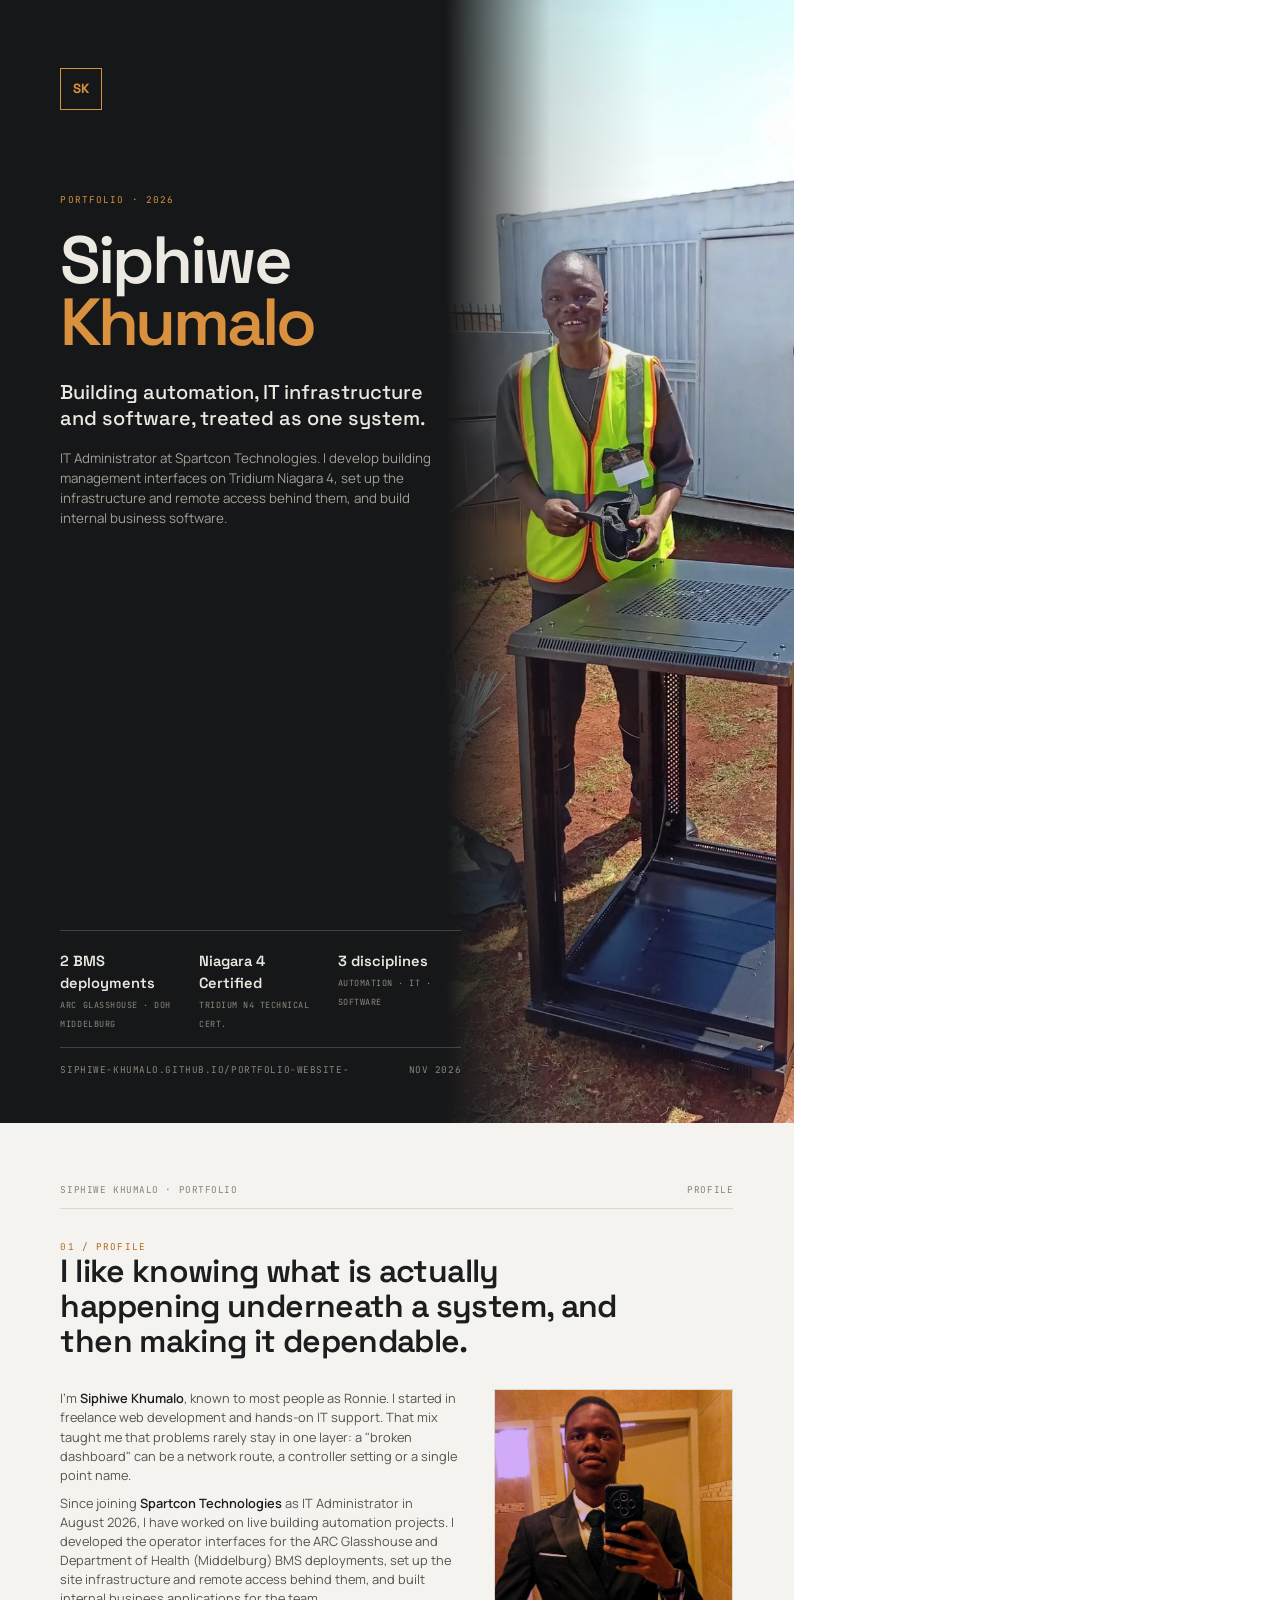
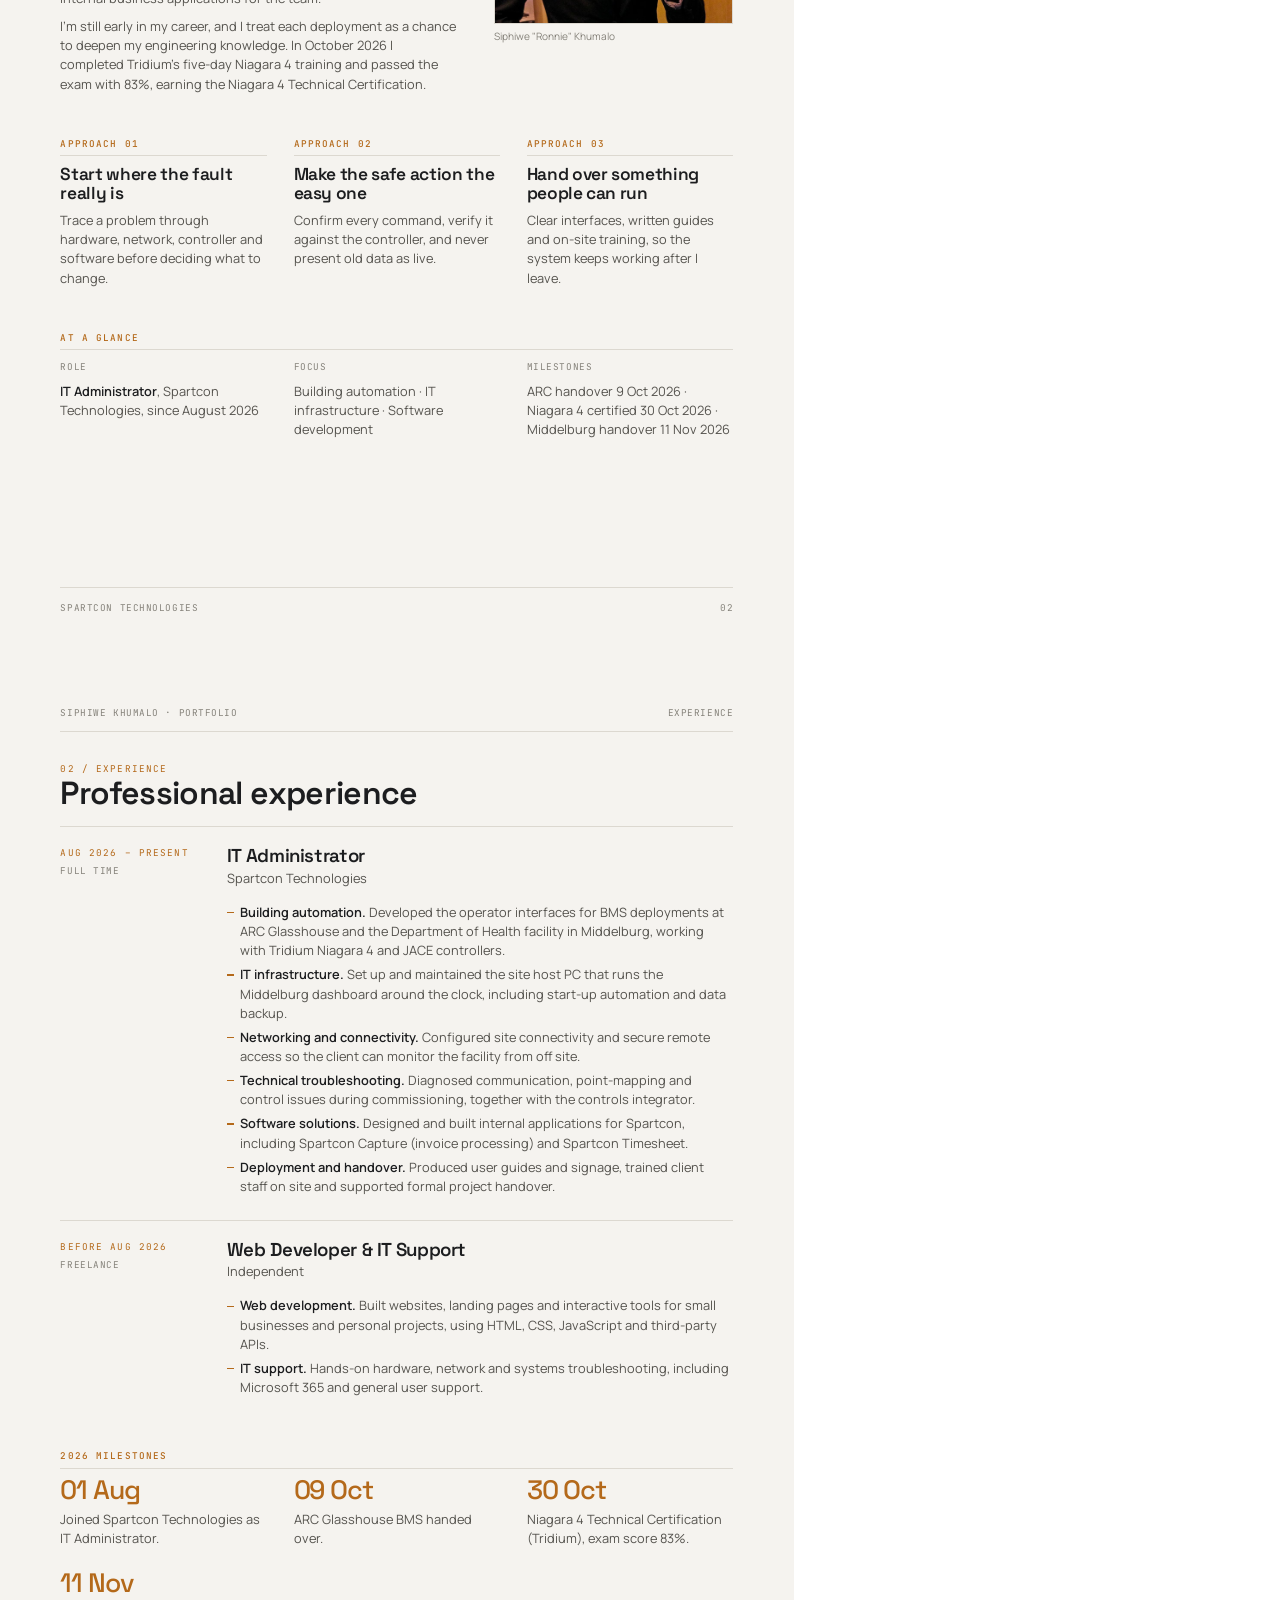
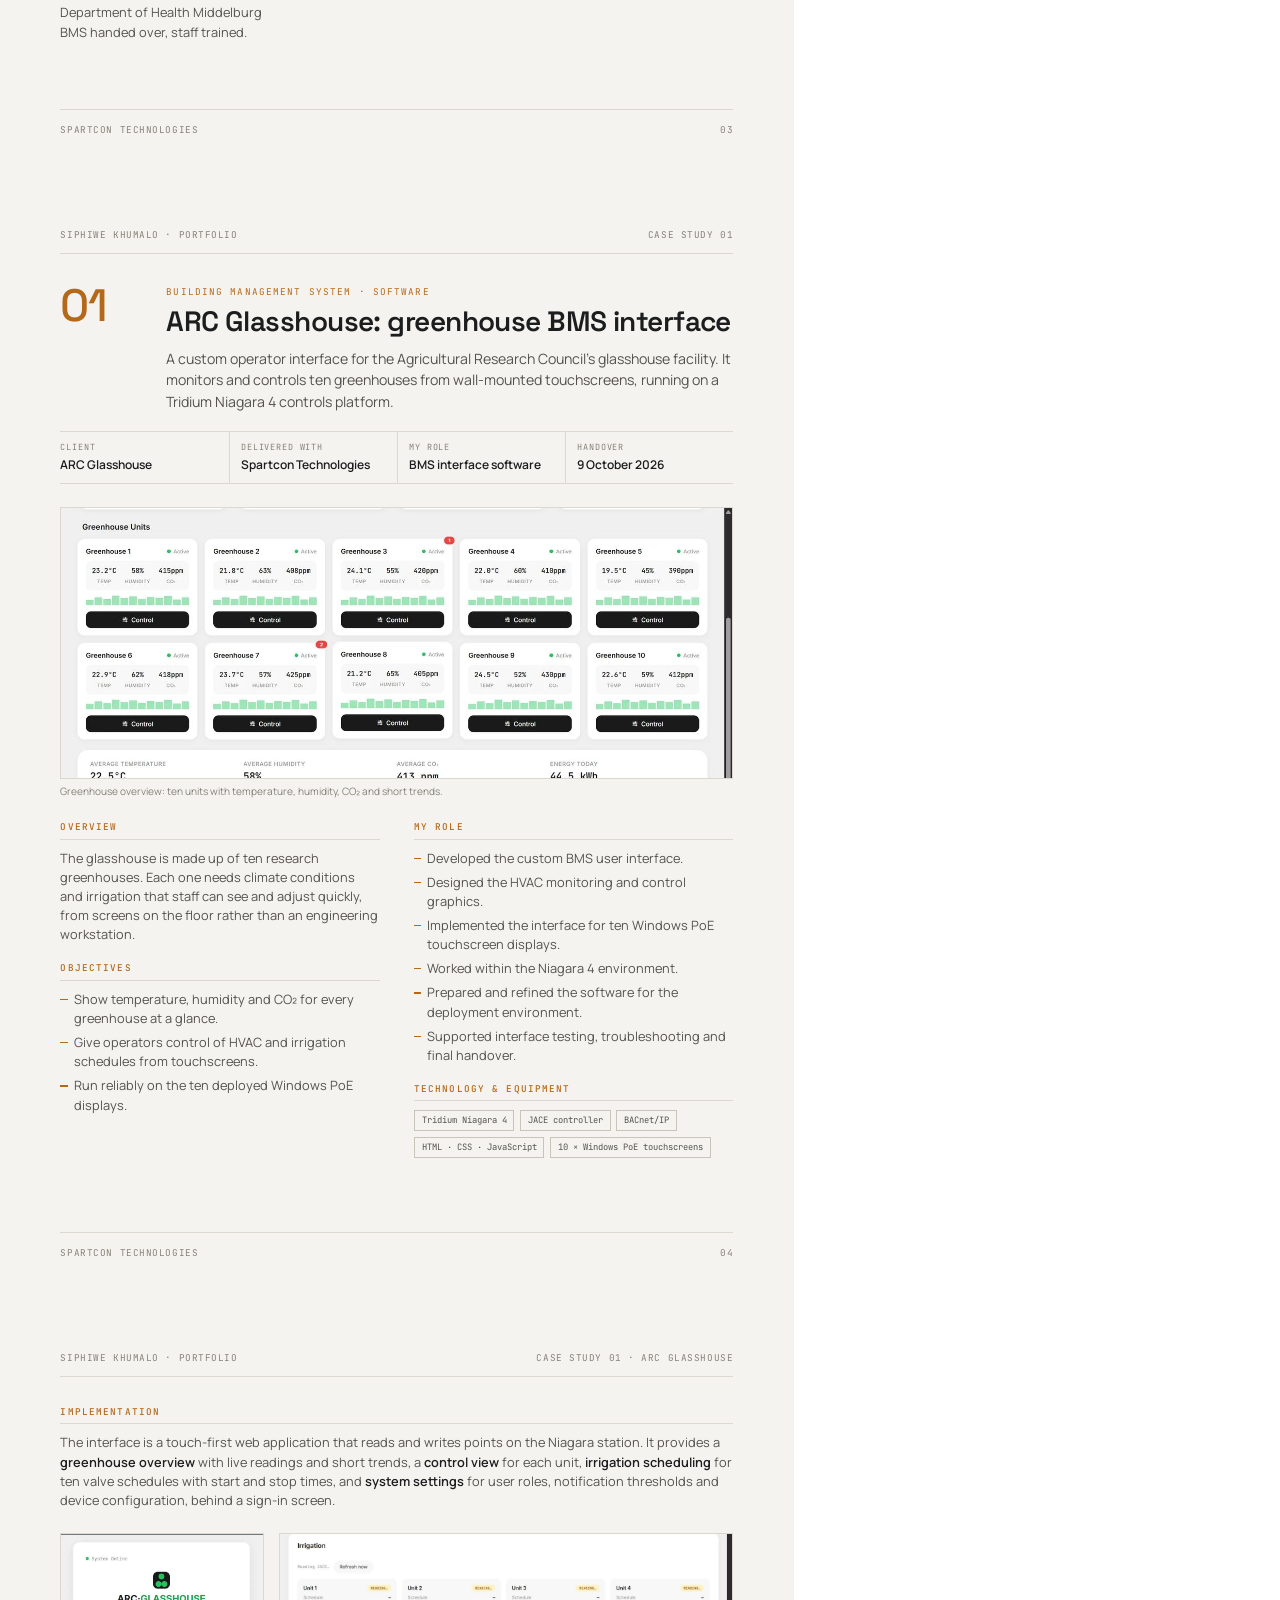
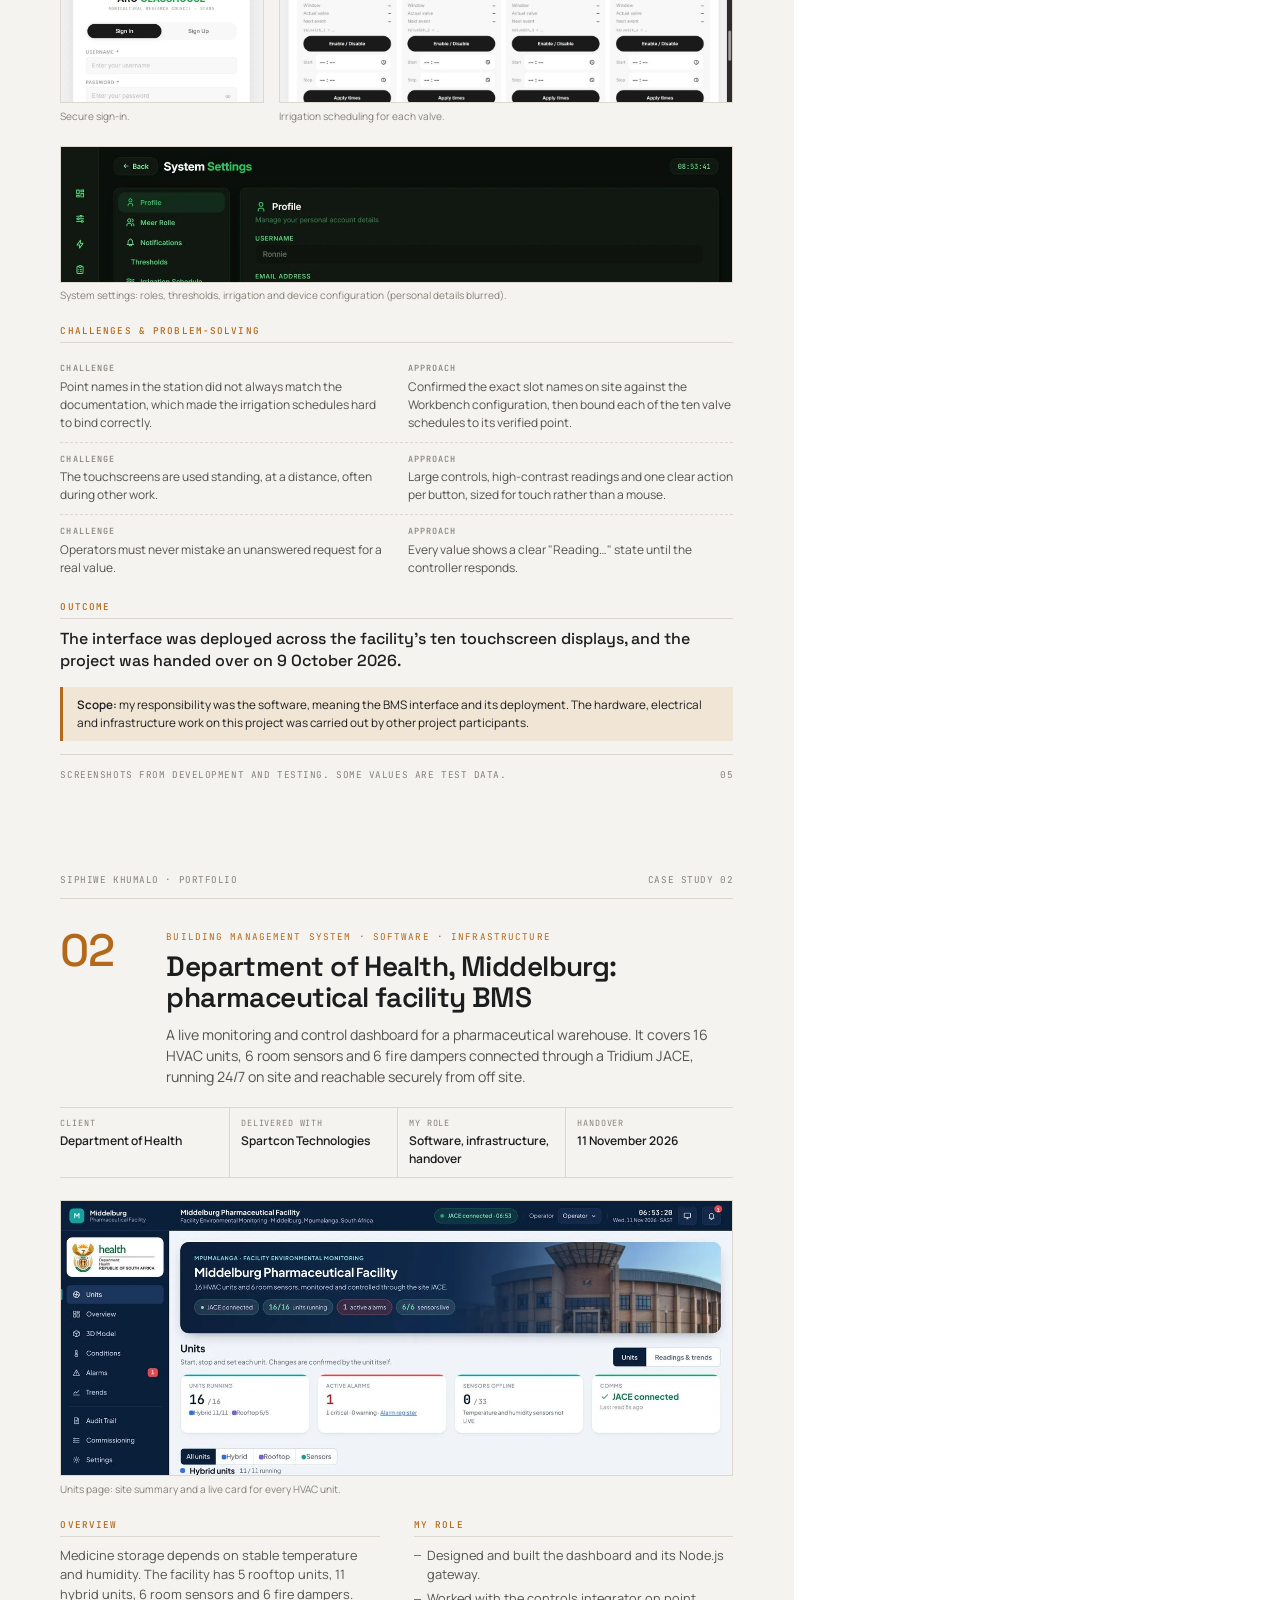
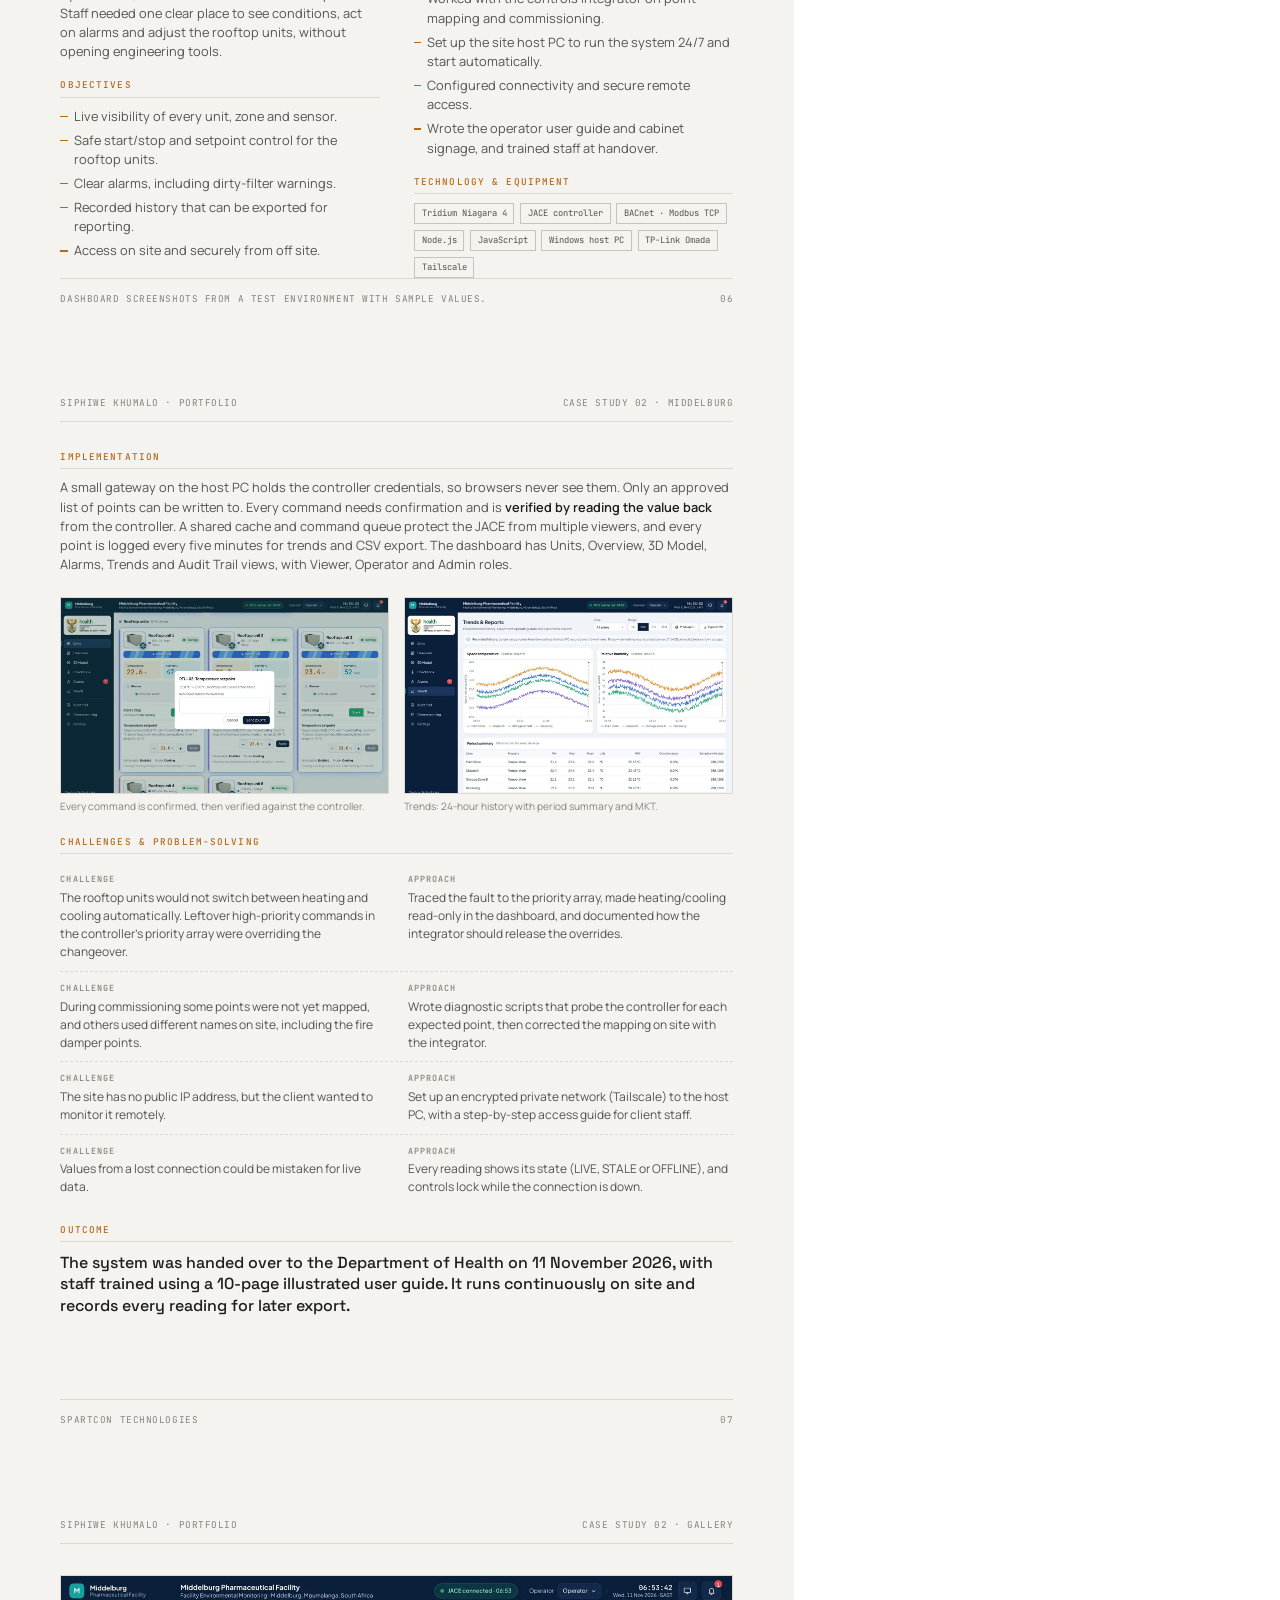
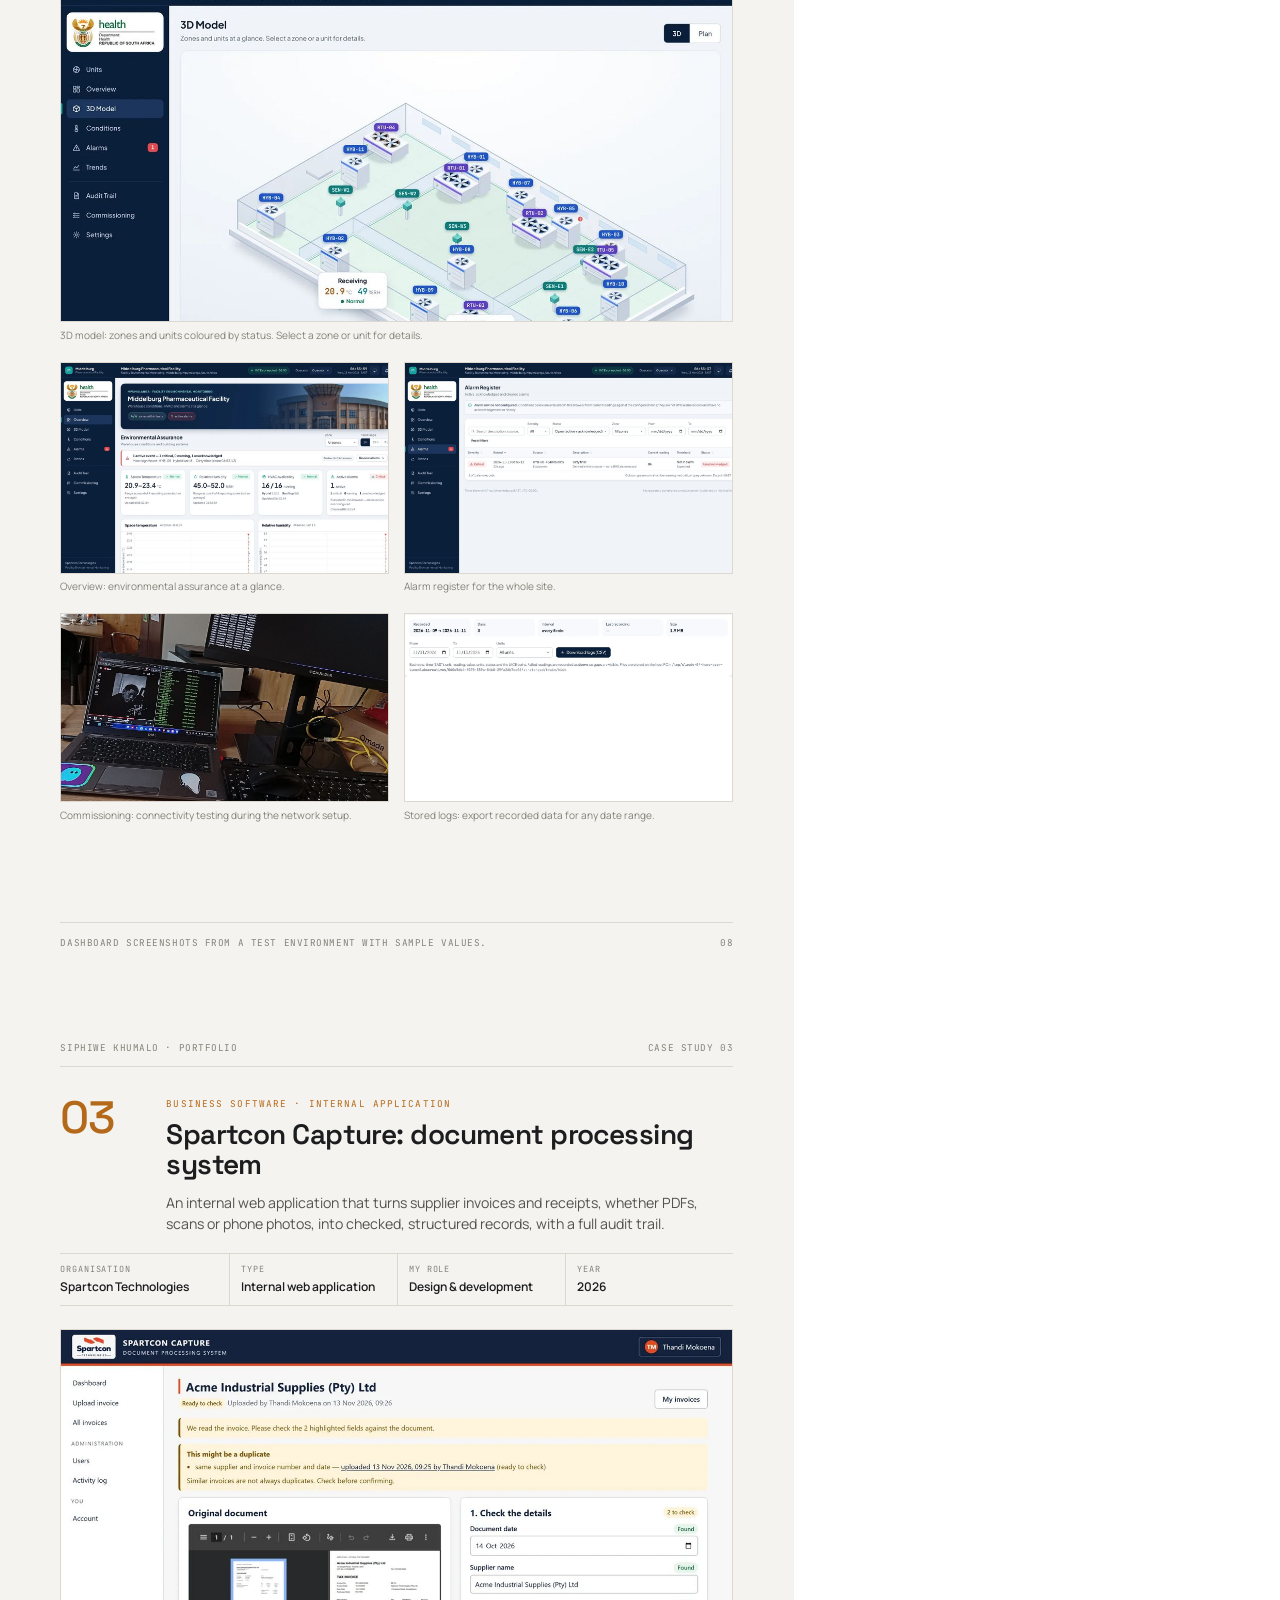
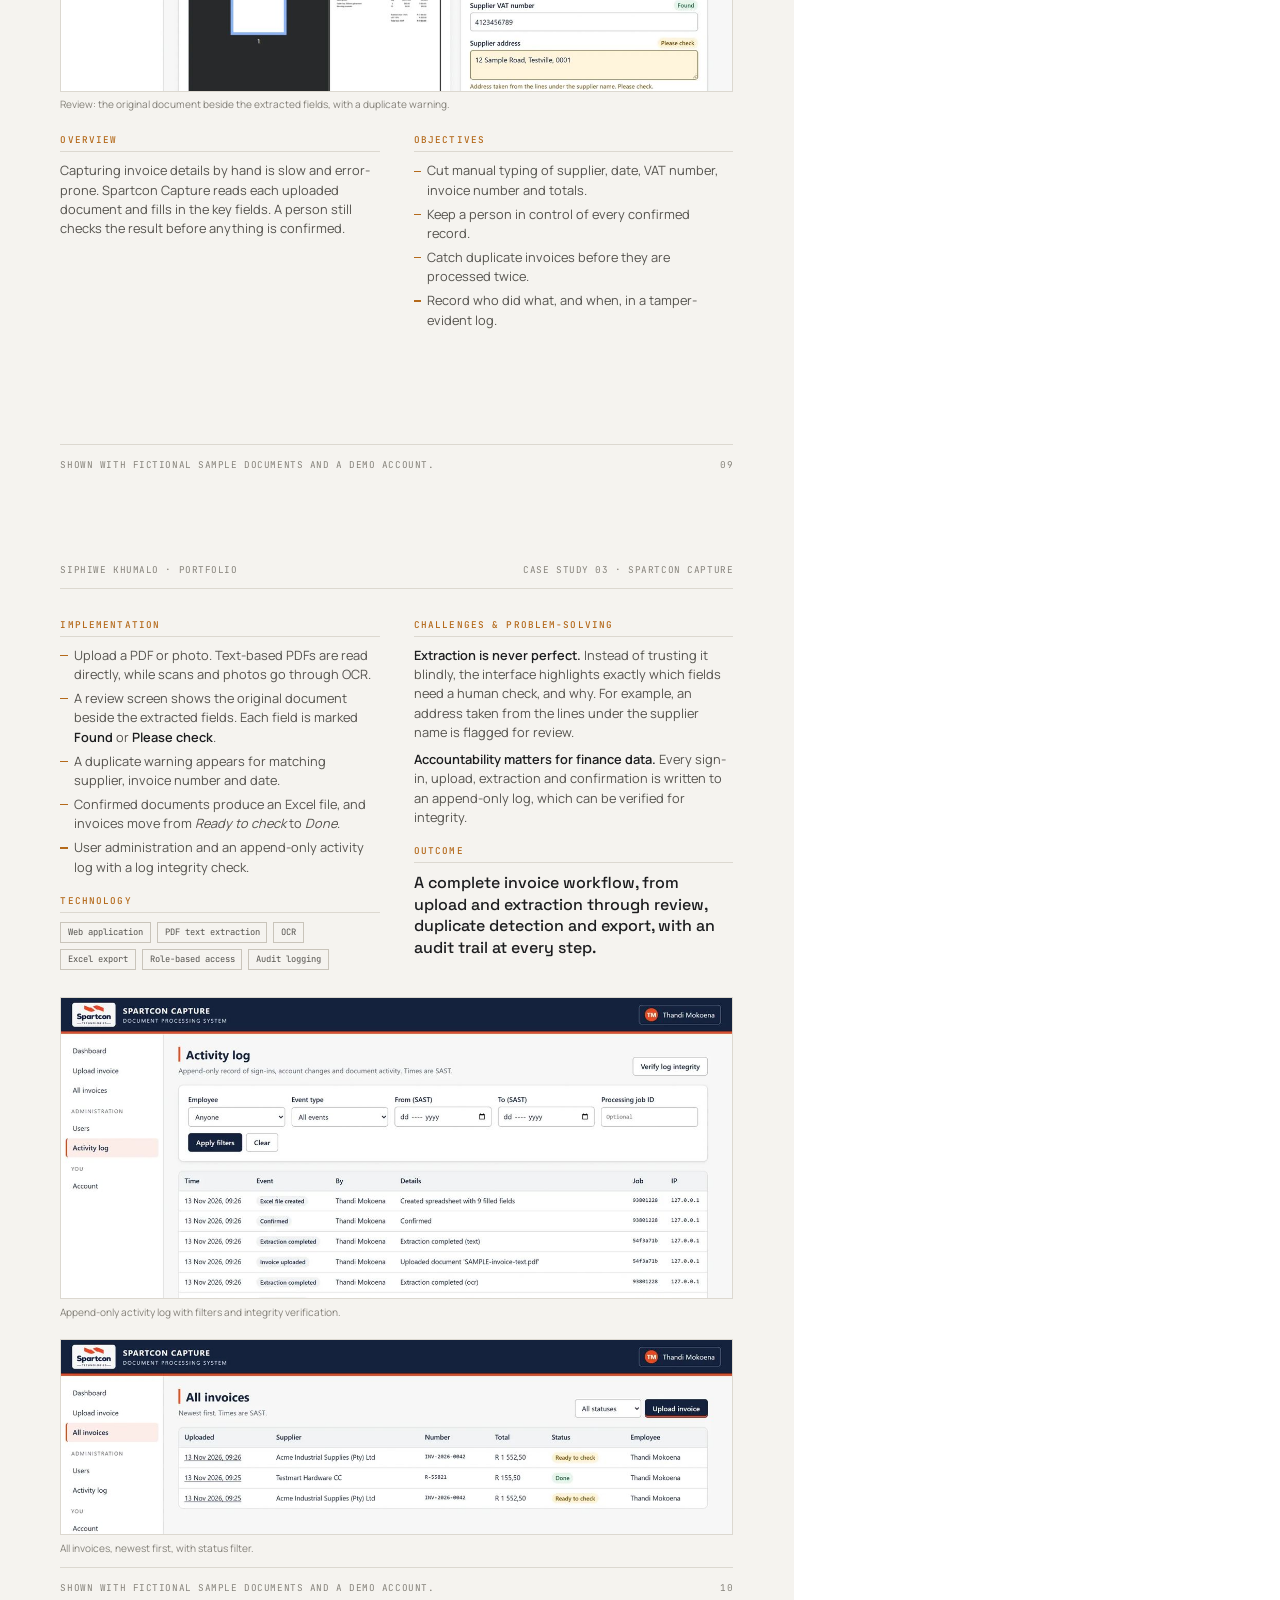
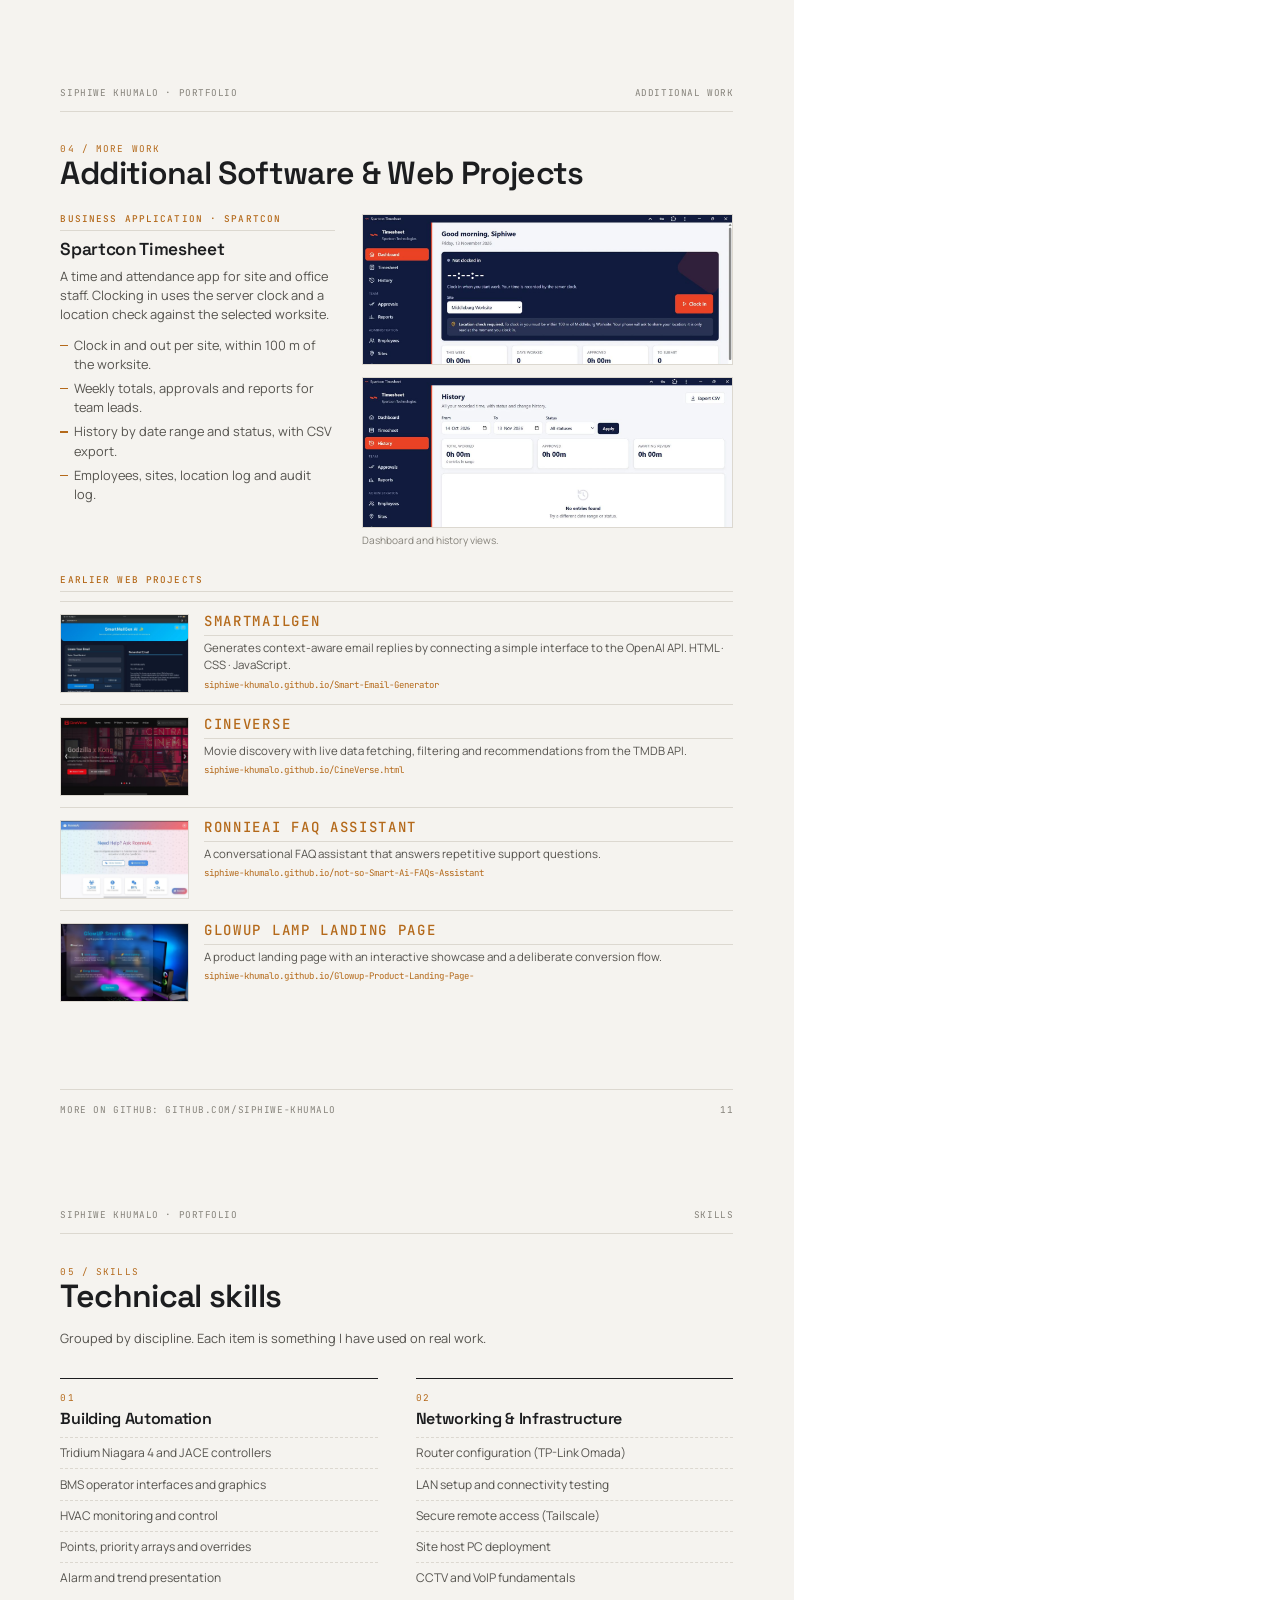
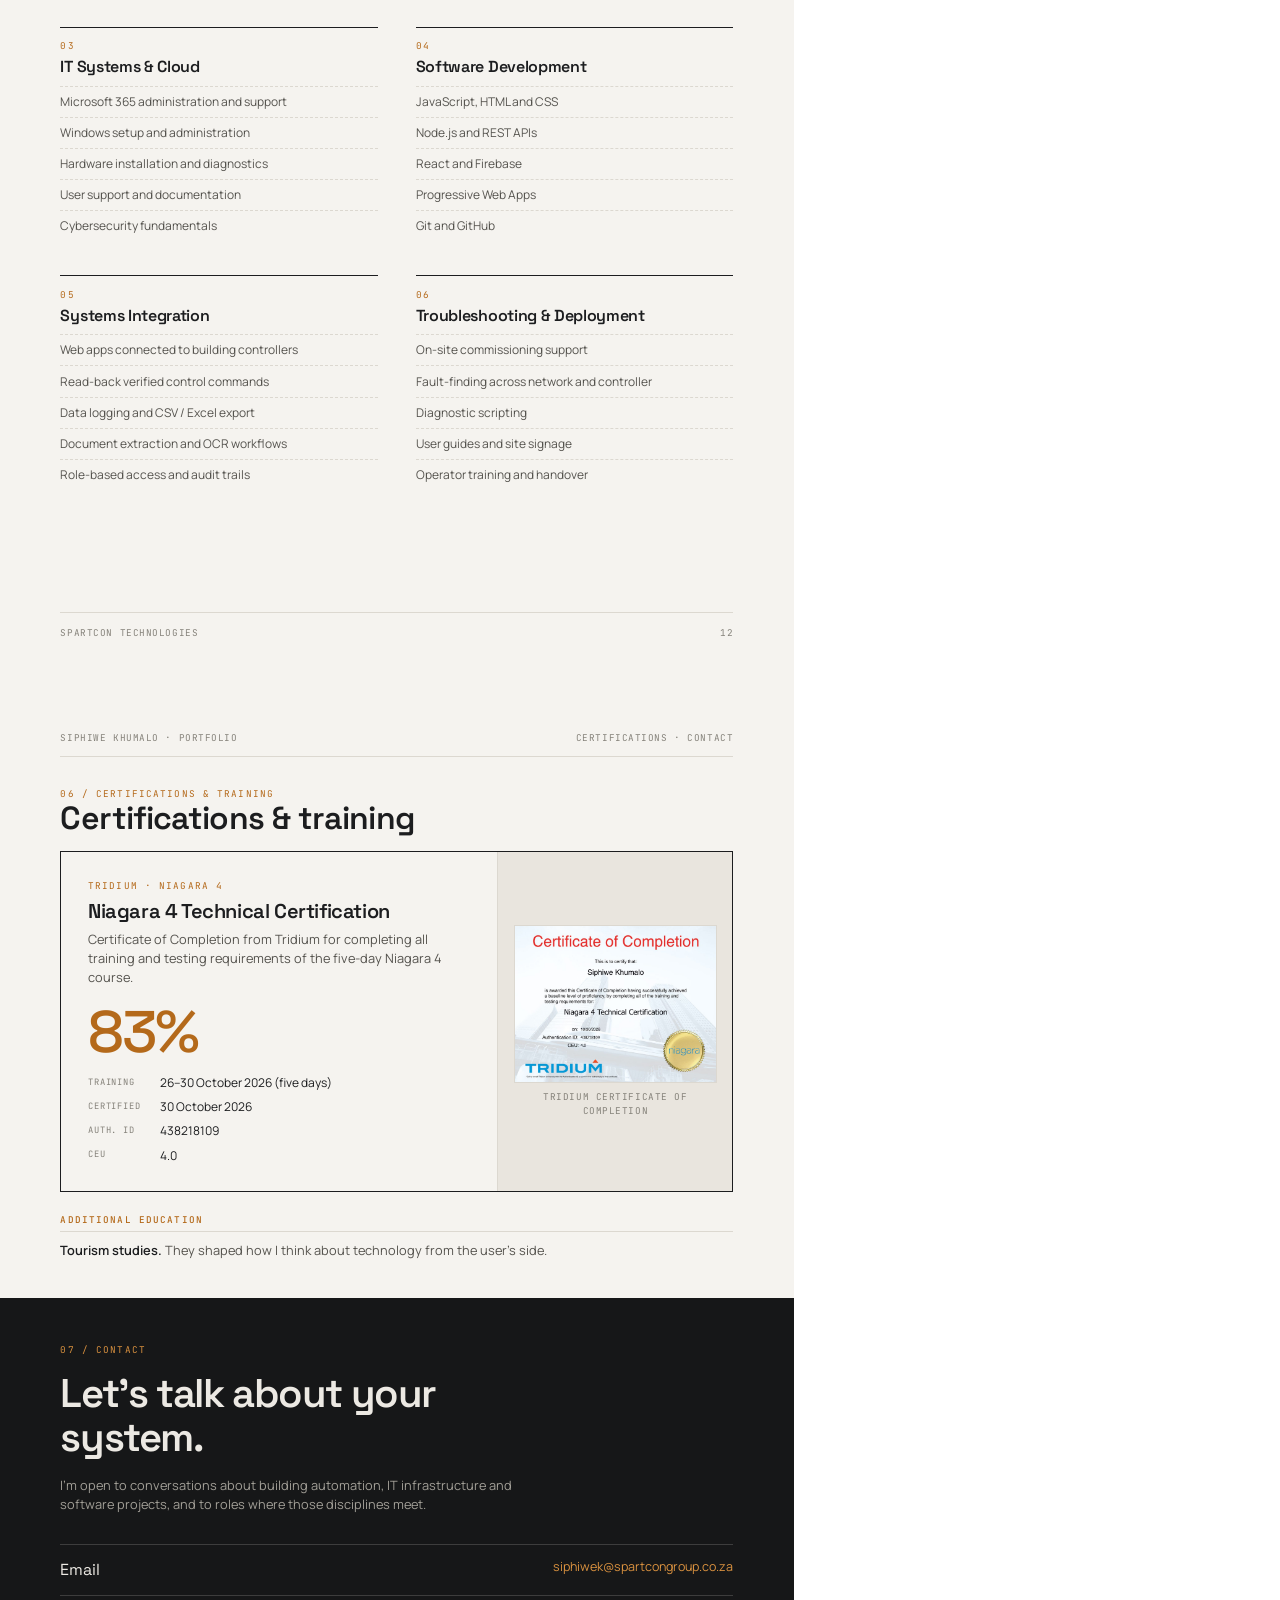
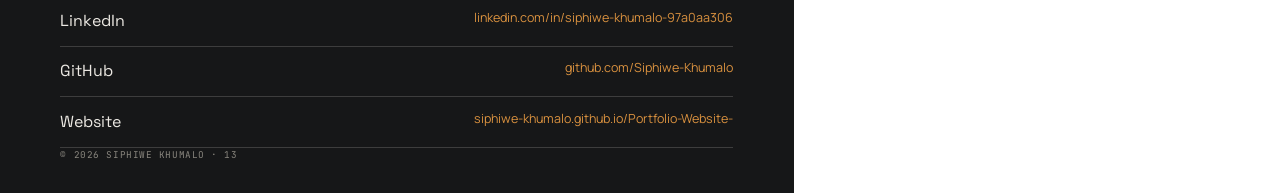
<file: pdf/portfolio.html>
<!doctype html>
<html lang="en-ZA">
<head>
<meta charset="utf-8">
<title>Siphiwe Khumalo · Portfolio</title>
<link href="https://fonts.googleapis.com/css2?family=JetBrains+Mono:wght@400;500&family=Manrope:wght@400;500;600;700&family=Space+Grotesk:wght@400;500;600;700&display=swap" rel="stylesheet">
<style>
  @page { size: A4; margin: 0; }
  :root { --ink: #1c1d1f; --muted: #55534e; --faint: #85827a; --paper: #f5f3ef; --line: #dcd8d0; --accent: #b4691a; --graphite: #161718; --soft: #ece9e3; }
  * { box-sizing: border-box; margin: 0; padding: 0; }
  body { font-family: 'Manrope', Arial, sans-serif; color: var(--ink); font-size: 9.6pt; line-height: 1.5; -webkit-print-color-adjust: exact; print-color-adjust: exact; }
  .page { width: 210mm; height: 297mm; position: relative; overflow: hidden; background: var(--paper); page-break-after: always; display: flex; flex-direction: column; padding: 16mm 16mm 0; }
  .page:last-child { page-break-after: auto; }
  h1, h2, h3, h4 { font-family: 'Space Grotesk', Arial, sans-serif; font-weight: 600; letter-spacing: -0.02em; line-height: 1.1; }
  h2 { font-size: 24pt; margin-bottom: 4mm; }
  h3 { font-size: 13pt; margin-bottom: 2mm; }
  .label { font-family: 'JetBrains Mono', monospace; font-size: 7pt; letter-spacing: 0.12em; text-transform: uppercase; color: var(--accent); }
  .mono { font-family: 'JetBrains Mono', monospace; font-size: 7pt; letter-spacing: 0.06em; text-transform: uppercase; color: var(--faint); }
  p { color: var(--muted); }
  p + p { margin-top: 2.2mm; }
  strong { color: var(--ink); font-weight: 600; }
  .run { display: flex; justify-content: space-between; border-bottom: 0.3mm solid var(--line); padding-bottom: 3mm; margin-bottom: 8mm; }
  .foot { margin-top: auto; display: flex; justify-content: space-between; border-top: 0.3mm solid var(--line); padding: 3.5mm 0 8mm; }
  .grid2 { display: grid; grid-template-columns: 1fr 1fr; gap: 6mm 9mm; }
  .grid3 { display: grid; grid-template-columns: repeat(3, 1fr); gap: 6mm 7mm; }
  .sec h4 { font-family: 'JetBrains Mono', monospace; font-weight: 500; font-size: 7pt; letter-spacing: 0.12em; text-transform: uppercase; color: var(--accent); border-bottom: 0.3mm solid var(--line); padding-bottom: 1.6mm; margin-bottom: 2.4mm; }
  ul.dash li { list-style: none; padding-left: 3.6mm; position: relative; color: var(--muted); margin-bottom: 1.3mm; }
  ul.dash li::before { content: ''; position: absolute; left: 0; top: 2.4mm; width: 2mm; height: 0.3mm; background: var(--accent); }
  .shot { border: 0.3mm solid var(--line); background: #fff; overflow: hidden; }
  .shot img { display: block; width: 100%; height: 100%; object-fit: cover; object-position: top left; }
  figure figcaption { font-size: 7.6pt; color: var(--faint); margin-top: 1.5mm; }
  .chips { display: flex; flex-wrap: wrap; gap: 1.5mm; }
  .chip { font-family: 'JetBrains Mono', monospace; font-size: 6.6pt; border: 0.3mm solid #c9c4ba; padding: 0.8mm 1.8mm; color: var(--muted); }
  .meta { display: grid; grid-template-columns: repeat(4, 1fr); border-top: 0.3mm solid var(--line); border-bottom: 0.3mm solid var(--line); margin: 5mm 0 6mm; }
  .meta div { padding: 2.4mm 3mm 2.4mm 0; }
  .meta div + div { padding-left: 3mm; border-left: 0.3mm solid var(--line); }
  .meta dt { font-family: 'JetBrains Mono', monospace; font-size: 6.4pt; letter-spacing: 0.1em; text-transform: uppercase; color: var(--faint); }
  .meta dd { font-weight: 600; font-size: 9pt; margin-top: 0.6mm; }
  .case-top { display: grid; grid-template-columns: 24mm 1fr; gap: 4mm; }
  .idx { font-family: 'Space Grotesk'; font-size: 34pt; font-weight: 500; color: var(--accent); line-height: 0.9; letter-spacing: -0.04em; }
  .case-top h2 { font-size: 21pt; margin: 2mm 0 3mm; }
  .lead { font-size: 10.6pt; color: var(--muted); }
  .note { border-left: 0.8mm solid var(--accent); background: #f1e6d6; padding: 2.6mm 3.5mm; color: var(--ink); font-size: 8.8pt; }
  .ch { display: grid; grid-template-columns: 1fr 1fr; gap: 6mm; padding: 2.6mm 0; border-bottom: 0.3mm dashed var(--line); }
  .ch:last-child { border-bottom: 0; }
  .ch p { font-size: 9pt; margin: 0; }
  .ch b { display: block; font-family: 'JetBrains Mono', monospace; font-size: 6.4pt; font-weight: 500; letter-spacing: 0.12em; text-transform: uppercase; color: var(--faint); margin-bottom: 0.8mm; }
  .outcome { font-family: 'Space Grotesk'; font-size: 12pt; line-height: 1.35; color: var(--ink); font-weight: 500; }
  .scope { font-size: 7.4pt; color: var(--faint); }
  /* cover */
  .cover { background: var(--graphite); color: var(--soft); padding: 0; }
  .cover .photo { position: absolute; top: 0; right: 0; width: 92mm; height: 297mm; }
  .cover .photo img { width: 100%; height: 100%; object-fit: cover; object-position: 30% 50%; filter: saturate(0.85); }
  .cover .photo::after { content: ''; position: absolute; inset: 0; background: linear-gradient(90deg, var(--graphite) 0%, rgba(22,23,24,0.15) 30%, rgba(22,23,24,0) 60%); }
  .cover .txt { position: relative; z-index: 2; width: 122mm; padding: 18mm 0 0 16mm; height: 297mm; display: flex; flex-direction: column; }
  .cover .mark { width: 11mm; height: 11mm; border: 0.4mm solid #d9913f; color: #d9913f; display: grid; place-items: center; font-family: 'Space Grotesk'; font-weight: 700; font-size: 10pt; }
  .cover .label { color: #d9913f; }
  .cover h1 { font-size: 50pt; letter-spacing: -0.045em; line-height: 0.92; margin: 6mm 0 7mm; }
  .cover h1 span { display: block; color: #d9913f; }
  .cover .statement { font-family: 'Space Grotesk'; font-size: 15pt; line-height: 1.3; font-weight: 500; color: var(--soft); max-width: 100mm; }
  .cover .intro { color: #a29f97; margin-top: 5mm; font-size: 10pt; max-width: 104mm; }
  .cover .facts { margin-top: auto; border-top: 0.3mm solid rgba(236,233,227,0.2); display: grid; grid-template-columns: repeat(3, 1fr); gap: 4mm; padding: 5mm 0 4mm; }
  .cover .facts strong { display: block; color: var(--soft); font-family: 'Space Grotesk'; font-size: 11pt; }
  .cover .facts span { font-family: 'JetBrains Mono'; font-size: 6.4pt; letter-spacing: 0.06em; text-transform: uppercase; color: #8a877f; }
  .cover .bottom { border-top: 0.3mm solid rgba(236,233,227,0.2); padding: 4mm 0 12mm; display: flex; justify-content: space-between; color: #8a877f; }
  .role { display: grid; grid-template-columns: 38mm 1fr; gap: 6mm; padding: 5mm 0; border-top: 0.3mm solid var(--line); }
  .role h3 { font-size: 14pt; margin-bottom: 0.5mm; }
  .skills .sk { border-top: 0.4mm solid var(--ink); padding-top: 3mm; }
  .skills .sk h3 { font-size: 12pt; margin: 1.4mm 0 2.6mm; }
  .skills li { list-style: none; color: var(--muted); padding: 1.6mm 0; border-top: 0.3mm dashed var(--line); font-size: 9pt; }
  .web { display: grid; grid-template-columns: 34mm 1fr; gap: 4mm; padding: 3mm 0; border-top: 0.3mm solid var(--line); align-items: start; }
  .web .shot { height: 21mm; }
  .web h4 { font-size: 10.5pt; margin-bottom: 0.8mm; }
  .web p { font-size: 8.6pt; }
  .web a { color: var(--accent); text-decoration: none; font-family: 'JetBrains Mono'; font-size: 6.8pt; }
  .cert { border: 0.4mm solid var(--ink); display: grid; grid-template-columns: 1.3fr 0.7fr; }
  .cert .m { padding: 7mm; }
  .cert .score { font-family: 'Space Grotesk'; font-size: 44pt; color: var(--accent); font-weight: 500; line-height: 0.9; letter-spacing: -0.04em; margin: 5mm 0 4mm; }
  .cert dl { display: grid; grid-template-columns: max-content 1fr; gap: 1.6mm 5mm; font-size: 9pt; }
  .cert dt { font-family: 'JetBrains Mono'; font-size: 6.6pt; letter-spacing: 0.1em; text-transform: uppercase; color: var(--faint); padding-top: 0.5mm; }
  .cert .slot { border-left: 0.3mm solid var(--line); display: grid; place-items: center; text-align: center; padding: 6mm; background: repeating-linear-gradient(135deg, transparent 0 3mm, rgba(0,0,0,0.035) 3mm 6mm); }
  .contact { background: var(--graphite); color: var(--soft); margin: 10mm -16mm 0; padding: 12mm 16mm; flex: 1; display: flex; flex-direction: column; }
  .contact h2 { font-size: 30pt; letter-spacing: -0.035em; max-width: 130mm; margin: 4mm 0 4mm; }
  .contact p { color: #a29f97; max-width: 120mm; }
  .contact ul { margin-top: 8mm; }
  .contact li { list-style: none; display: flex; justify-content: space-between; padding: 3.4mm 0; border-top: 0.3mm solid rgba(236,233,227,0.18); font-family: 'Space Grotesk'; font-size: 12pt; }
  .contact li:last-child { border-bottom: 0.3mm solid rgba(236,233,227,0.18); }
  .contact li span:last-child { font-family: 'Manrope'; font-size: 9.4pt; color: #a29f97; }
  .contact li a { color: #d9913f; text-decoration: none; }
  .contact .ph { font-style: italic; color: #8a877f !important; }
  .contact .label { color: #d9913f; }
</style>
</head>
<body>

<!-- 1 COVER -->
<section class="page cover">
  <div class="photo"><img src="img/profile/on-site.jpg" alt=""></div>
  <div class="txt">
    <div class="mark">SK</div>
    <p class="label" style="margin-top:22mm">Portfolio · 2026</p>
    <h1>Siphiwe<span>Khumalo</span></h1>
    <p class="statement">Building automation, IT infrastructure and software, treated as one system.</p>
    <p class="intro">IT Administrator at Spartcon Technologies. I develop building management interfaces on Tridium Niagara 4, set up the infrastructure and remote access behind them, and build internal business software.</p>
    <div class="facts">
      <div><strong>2 BMS deployments</strong><span>ARC Glasshouse · DoH Middelburg</span></div>
      <div><strong>Niagara 4 Certified</strong><span>Tridium N4 Technical Cert.</span></div>
      <div><strong>3 disciplines</strong><span>Automation · IT · Software</span></div>
    </div>
    <div class="bottom mono"><span>siphiwe-khumalo.github.io/Portfolio-Website-</span><span>Nov 2026</span></div>
  </div>
</section>

<!-- 2 PROFILE -->
<section class="page">
  <div class="run mono"><span>Siphiwe Khumalo · Portfolio</span><span>Profile</span></div>
  <p class="label">01 / Profile</p>
  <h2 style="max-width:150mm">I like knowing what is actually happening underneath a system, and then making it dependable.</h2>
  <div style="display:grid;grid-template-columns:1.25fr 0.75fr;gap:9mm;margin-top:4mm">
    <div>
      <p>I'm <strong>Siphiwe Khumalo</strong>, known to most people as Ronnie. I started in freelance web development and hands-on IT support. That mix taught me that problems rarely stay in one layer: a "broken dashboard" can be a network route, a controller setting or a single point name.</p>
      <p>Since joining <strong>Spartcon Technologies</strong> as IT Administrator in August 2026, I have worked on live building automation projects. I developed the operator interfaces for the ARC Glasshouse and Department of Health (Middelburg) BMS deployments, set up the site infrastructure and remote access behind them, and built internal business applications for the team.</p>
      <p>I'm still early in my career, and I treat each deployment as a chance to deepen my engineering knowledge. In October 2026 I completed Tridium's five-day Niagara 4 training and passed the exam with 83%, earning the Niagara 4 Technical Certification.</p>
    </div>
    <figure><div class="shot" style="height:62mm"><img src="img/profile/portrait.jpg" alt="" style="object-position:center"></div><figcaption>Siphiwe "Ronnie" Khumalo</figcaption></figure>
  </div>
  <div class="grid3" style="margin-top:12mm">
    <div class="sec"><h4>Approach 01</h4><h3>Start where the fault really is</h3><p>Trace a problem through hardware, network, controller and software before deciding what to change.</p></div>
    <div class="sec"><h4>Approach 02</h4><h3>Make the safe action the easy one</h3><p>Confirm every command, verify it against the controller, and never present old data as live.</p></div>
    <div class="sec"><h4>Approach 03</h4><h3>Hand over something people can run</h3><p>Clear interfaces, written guides and on-site training, so the system keeps working after I leave.</p></div>
  </div>
  <div class="sec" style="margin-top:12mm"><h4>At a glance</h4>
    <div class="grid3">
      <div><p class="mono">Role</p><p><strong>IT Administrator</strong>, Spartcon Technologies, since August 2026</p></div>
      <div><p class="mono">Focus</p><p>Building automation · IT infrastructure · Software development</p></div>
      <div><p class="mono">Milestones</p><p>ARC handover 9 Oct 2026 · Niagara 4 certified 30 Oct 2026 · Middelburg handover 11 Nov 2026</p></div>
    </div>
  </div>
  <div class="foot mono"><span>Spartcon Technologies</span><span>02</span></div>
</section>

<!-- 3 EXPERIENCE -->
<section class="page">
  <div class="run mono"><span>Siphiwe Khumalo · Portfolio</span><span>Experience</span></div>
  <p class="label">02 / Experience</p>
  <h2>Professional experience</h2>
  <div class="role">
    <div><p class="label">Aug 2026 – Present</p><p class="mono" style="margin-top:1mm">Full time</p></div>
    <div>
      <h3>IT Administrator</h3><p style="margin-bottom:4mm">Spartcon Technologies</p>
      <ul class="dash">
        <li><strong>Building automation.</strong> Developed the operator interfaces for BMS deployments at ARC Glasshouse and the Department of Health facility in Middelburg, working with Tridium Niagara 4 and JACE controllers.</li>
        <li><strong>IT infrastructure.</strong> Set up and maintained the site host PC that runs the Middelburg dashboard around the clock, including start-up automation and data backup.</li>
        <li><strong>Networking and connectivity.</strong> Configured site connectivity and secure remote access so the client can monitor the facility from off site.</li>
        <li><strong>Technical troubleshooting.</strong> Diagnosed communication, point-mapping and control issues during commissioning, together with the controls integrator.</li>
        <li><strong>Software solutions.</strong> Designed and built internal applications for Spartcon, including Spartcon Capture (invoice processing) and Spartcon Timesheet.</li>
        <li><strong>Deployment and handover.</strong> Produced user guides and signage, trained client staff on site and supported formal project handover.</li>
      </ul>
    </div>
  </div>
  <div class="role">
    <div><p class="label">Before Aug 2026</p><p class="mono" style="margin-top:1mm">Freelance</p></div>
    <div>
      <h3>Web Developer &amp; IT Support</h3><p style="margin-bottom:4mm">Independent</p>
      <ul class="dash">
        <li><strong>Web development.</strong> Built websites, landing pages and interactive tools for small businesses and personal projects, using HTML, CSS, JavaScript and third-party APIs.</li>
        <li><strong>IT support.</strong> Hands-on hardware, network and systems troubleshooting, including Microsoft 365 and general user support.</li>
      </ul>
    </div>
  </div>
  <div class="sec" style="margin-top:8mm"><h4>2026 milestones</h4>
    <div class="grid3">
      <div><p class="idx" style="font-size:20pt">01 Aug</p><p>Joined Spartcon Technologies as IT Administrator.</p></div>
      <div><p class="idx" style="font-size:20pt">09 Oct</p><p>ARC Glasshouse BMS handed over.</p></div>
      <div><p class="idx" style="font-size:20pt">30 Oct</p><p>Niagara 4 Technical Certification (Tridium), exam score 83%.</p></div>
      <div><p class="idx" style="font-size:20pt">11 Nov</p><p>Department of Health Middelburg BMS handed over, staff trained.</p></div>
    </div>
  </div>
  <div class="foot mono"><span>Spartcon Technologies</span><span>03</span></div>
</section>

<!-- 4 ARC A -->
<section class="page">
  <div class="run mono"><span>Siphiwe Khumalo · Portfolio</span><span>Case study 01</span></div>
  <div class="case-top"><p class="idx">01</p><div>
    <p class="label">Building Management System · Software</p>
    <h2>ARC Glasshouse: greenhouse BMS interface</h2>
    <p class="lead">A custom operator interface for the Agricultural Research Council's glasshouse facility. It monitors and controls ten greenhouses from wall-mounted touchscreens, running on a Tridium Niagara 4 controls platform.</p>
  </div></div>
  <dl class="meta"><div><dt>Client</dt><dd>ARC Glasshouse</dd></div><div><dt>Delivered with</dt><dd>Spartcon Technologies</dd></div><div><dt>My role</dt><dd>BMS interface software</dd></div><div><dt>Handover</dt><dd>9 October 2026</dd></div></dl>
  <figure><div class="shot" style="height:72mm"><img src="img/arc/greenhouses.jpg" alt=""></div><figcaption>Greenhouse overview: ten units with temperature, humidity, CO₂ and short trends.</figcaption></figure>
  <div class="grid2" style="margin-top:6mm">
    <div class="sec"><h4>Overview</h4><p>The glasshouse is made up of ten research greenhouses. Each one needs climate conditions and irrigation that staff can see and adjust quickly, from screens on the floor rather than an engineering workstation.</p>
      <h4 style="margin-top:5mm">Objectives</h4><ul class="dash"><li>Show temperature, humidity and CO₂ for every greenhouse at a glance.</li><li>Give operators control of HVAC and irrigation schedules from touchscreens.</li><li>Run reliably on the ten deployed Windows PoE displays.</li></ul></div>
    <div class="sec"><h4>My role</h4><ul class="dash"><li>Developed the custom BMS user interface.</li><li>Designed the HVAC monitoring and control graphics.</li><li>Implemented the interface for ten Windows PoE touchscreen displays.</li><li>Worked within the Niagara 4 environment.</li><li>Prepared and refined the software for the deployment environment.</li><li>Supported interface testing, troubleshooting and final handover.</li></ul>
      <h4 style="margin-top:5mm">Technology &amp; equipment</h4><div class="chips"><span class="chip">Tridium Niagara 4</span><span class="chip">JACE controller</span><span class="chip">BACnet/IP</span><span class="chip">HTML · CSS · JavaScript</span><span class="chip">10 × Windows PoE touchscreens</span></div></div>
  </div>
  <div class="foot mono"><span>Spartcon Technologies</span><span>04</span></div>
</section>

<!-- 5 ARC B -->
<section class="page">
  <div class="run mono"><span>Siphiwe Khumalo · Portfolio</span><span>Case study 01 · ARC Glasshouse</span></div>
  <div class="sec"><h4>Implementation</h4><p>The interface is a touch-first web application that reads and writes points on the Niagara station. It provides a <strong>greenhouse overview</strong> with live readings and short trends, a <strong>control view</strong> for each unit, <strong>irrigation scheduling</strong> for ten valve schedules with start and stop times, and <strong>system settings</strong> for user roles, notification thresholds and device configuration, behind a sign-in screen.</p></div>
  <div style="display:grid;grid-template-columns:0.62fr 1.38fr;gap:4mm;margin:6mm 0">
    <figure><div class="shot" style="height:45mm"><img src="img/arc/sign-in.jpg" alt="" style="object-position:top center"></div><figcaption>Secure sign-in.</figcaption></figure>
    <figure><div class="shot" style="height:45mm"><img src="img/arc/irrigation.jpg" alt=""></div><figcaption>Irrigation scheduling for each valve.</figcaption></figure>
  </div>
  <figure><div class="shot" style="height:36mm"><img src="img/arc/settings.jpg" alt=""></div><figcaption>System settings: roles, thresholds, irrigation and device configuration (personal details blurred).</figcaption></figure>
  <div class="sec" style="margin-top:6mm"><h4>Challenges &amp; problem-solving</h4>
    <div class="ch"><p><b>Challenge</b>Point names in the station did not always match the documentation, which made the irrigation schedules hard to bind correctly.</p><p><b>Approach</b>Confirmed the exact slot names on site against the Workbench configuration, then bound each of the ten valve schedules to its verified point.</p></div>
    <div class="ch"><p><b>Challenge</b>The touchscreens are used standing, at a distance, often during other work.</p><p><b>Approach</b>Large controls, high-contrast readings and one clear action per button, sized for touch rather than a mouse.</p></div>
    <div class="ch"><p><b>Challenge</b>Operators must never mistake an unanswered request for a real value.</p><p><b>Approach</b>Every value shows a clear "Reading…" state until the controller responds.</p></div>
  </div>
  <div class="sec" style="margin-top:4mm"><h4>Outcome</h4><p class="outcome">The interface was deployed across the facility's ten touchscreen displays, and the project was handed over on 9 October 2026.</p></div>
  <p class="note" style="margin-top:4mm"><strong>Scope:</strong> my responsibility was the software, meaning the BMS interface and its deployment. The hardware, electrical and infrastructure work on this project was carried out by other project participants.</p>
  <div class="foot mono"><span>Screenshots from development and testing. Some values are test data.</span><span>05</span></div>
</section>

<!-- 6 MIDDELBURG A -->
<section class="page">
  <div class="run mono"><span>Siphiwe Khumalo · Portfolio</span><span>Case study 02</span></div>
  <div class="case-top"><p class="idx">02</p><div>
    <p class="label">Building Management System · Software · Infrastructure</p>
    <h2>Department of Health, Middelburg: pharmaceutical facility BMS</h2>
    <p class="lead">A live monitoring and control dashboard for a pharmaceutical warehouse. It covers 16 HVAC units, 6 room sensors and 6 fire dampers connected through a Tridium JACE, running 24/7 on site and reachable securely from off site.</p>
  </div></div>
  <dl class="meta"><div><dt>Client</dt><dd>Department of Health</dd></div><div><dt>Delivered with</dt><dd>Spartcon Technologies</dd></div><div><dt>My role</dt><dd>Software, infrastructure, handover</dd></div><div><dt>Handover</dt><dd>11 November 2026</dd></div></dl>
  <figure><div class="shot" style="height:73mm"><img src="img/middelburg/units-top.jpg" alt=""></div><figcaption>Units page: site summary and a live card for every HVAC unit.</figcaption></figure>
  <div class="grid2" style="margin-top:6mm">
    <div class="sec"><h4>Overview</h4><p>Medicine storage depends on stable temperature and humidity. The facility has 5 rooftop units, 11 hybrid units, 6 room sensors and 6 fire dampers. Staff needed one clear place to see conditions, act on alarms and adjust the rooftop units, without opening engineering tools.</p>
      <h4 style="margin-top:5mm">Objectives</h4><ul class="dash"><li>Live visibility of every unit, zone and sensor.</li><li>Safe start/stop and setpoint control for the rooftop units.</li><li>Clear alarms, including dirty-filter warnings.</li><li>Recorded history that can be exported for reporting.</li><li>Access on site and securely from off site.</li></ul></div>
    <div class="sec"><h4>My role</h4><ul class="dash"><li>Designed and built the dashboard and its Node.js gateway.</li><li>Worked with the controls integrator on point mapping and commissioning.</li><li>Set up the site host PC to run the system 24/7 and start automatically.</li><li>Configured connectivity and secure remote access.</li><li>Wrote the operator user guide and cabinet signage, and trained staff at handover.</li></ul>
      <h4 style="margin-top:5mm">Technology &amp; equipment</h4><div class="chips"><span class="chip">Tridium Niagara 4</span><span class="chip">JACE controller</span><span class="chip">BACnet · Modbus TCP</span><span class="chip">Node.js</span><span class="chip">JavaScript</span><span class="chip">Windows host PC</span><span class="chip">TP-Link Omada</span><span class="chip">Tailscale</span></div></div>
  </div>
  <div class="foot mono"><span>Dashboard screenshots from a test environment with sample values.</span><span>06</span></div>
</section>

<!-- 7 MIDDELBURG B -->
<section class="page">
  <div class="run mono"><span>Siphiwe Khumalo · Portfolio</span><span>Case study 02 · Middelburg</span></div>
  <div class="sec"><h4>Implementation</h4><p>A small gateway on the host PC holds the controller credentials, so browsers never see them. Only an approved list of points can be written to. Every command needs confirmation and is <strong>verified by reading the value back</strong> from the controller. A shared cache and command queue protect the JACE from multiple viewers, and every point is logged every five minutes for trends and CSV export. The dashboard has Units, Overview, 3D Model, Alarms, Trends and Audit Trail views, with Viewer, Operator and Admin roles.</p></div>
  <div class="grid2" style="margin:6mm 0;gap:4mm">
    <figure><div class="shot" style="height:52mm"><img src="img/middelburg/setpoint-dialog.jpg" alt=""></div><figcaption>Every command is confirmed, then verified against the controller.</figcaption></figure>
    <figure><div class="shot" style="height:52mm"><img src="img/middelburg/trends.jpg" alt=""></div><figcaption>Trends: 24-hour history with period summary and MKT.</figcaption></figure>
  </div>
  <div class="sec"><h4>Challenges &amp; problem-solving</h4>
    <div class="ch"><p><b>Challenge</b>The rooftop units would not switch between heating and cooling automatically. Leftover high-priority commands in the controller's priority array were overriding the changeover.</p><p><b>Approach</b>Traced the fault to the priority array, made heating/cooling read-only in the dashboard, and documented how the integrator should release the overrides.</p></div>
    <div class="ch"><p><b>Challenge</b>During commissioning some points were not yet mapped, and others used different names on site, including the fire damper points.</p><p><b>Approach</b>Wrote diagnostic scripts that probe the controller for each expected point, then corrected the mapping on site with the integrator.</p></div>
    <div class="ch"><p><b>Challenge</b>The site has no public IP address, but the client wanted to monitor it remotely.</p><p><b>Approach</b>Set up an encrypted private network (Tailscale) to the host PC, with a step-by-step access guide for client staff.</p></div>
    <div class="ch"><p><b>Challenge</b>Values from a lost connection could be mistaken for live data.</p><p><b>Approach</b>Every reading shows its state (LIVE, STALE or OFFLINE), and controls lock while the connection is down.</p></div>
  </div>
  <div class="sec" style="margin-top:5mm"><h4>Outcome</h4><p class="outcome">The system was handed over to the Department of Health on 11 November 2026, with staff trained using a 10-page illustrated user guide. It runs continuously on site and records every reading for later export.</p></div>
  <div class="foot mono"><span>Spartcon Technologies</span><span>07</span></div>
</section>

<!-- 8 MIDDELBURG GALLERY -->
<section class="page">
  <div class="run mono"><span>Siphiwe Khumalo · Portfolio</span><span>Case study 02 · Gallery</span></div>
  <figure><div class="shot" style="height:92mm"><img src="img/middelburg/model.jpg" alt=""></div><figcaption>3D model: zones and units coloured by status. Select a zone or unit for details.</figcaption></figure>
  <div class="grid2" style="margin-top:5mm;gap:4mm">
    <figure><div class="shot" style="height:56mm"><img src="img/middelburg/overview.jpg" alt=""></div><figcaption>Overview: environmental assurance at a glance.</figcaption></figure>
    <figure><div class="shot" style="height:56mm"><img src="img/middelburg/alarms.jpg" alt=""></div><figcaption>Alarm register for the whole site.</figcaption></figure>
  </div>
  <div style="display:grid;grid-template-columns:1fr 1fr;gap:4mm;margin-top:5mm">
    <figure><div class="shot" style="height:50mm"><img src="img/middelburg/commissioning.jpg" alt="" style="object-position:center"></div><figcaption>Commissioning: connectivity testing during the network setup.</figcaption></figure>
    <figure><div class="shot" style="height:50mm"><img src="img/middelburg/stored-logs.jpg" alt="" style="object-fit:contain;background:#fff"></div><figcaption>Stored logs: export recorded data for any date range.</figcaption></figure>
  </div>
  <div class="foot mono"><span>Dashboard screenshots from a test environment with sample values.</span><span>08</span></div>
</section>

<!-- 9 CAPTURE A -->
<section class="page">
  <div class="run mono"><span>Siphiwe Khumalo · Portfolio</span><span>Case study 03</span></div>
  <div class="case-top"><p class="idx">03</p><div>
    <p class="label">Business software · Internal application</p>
    <h2>Spartcon Capture: document processing system</h2>
    <p class="lead">An internal web application that turns supplier invoices and receipts, whether PDFs, scans or phone photos, into checked, structured records, with a full audit trail.</p>
  </div></div>
  <dl class="meta"><div><dt>Organisation</dt><dd>Spartcon Technologies</dd></div><div><dt>Type</dt><dd>Internal web application</dd></div><div><dt>My role</dt><dd>Design &amp; development</dd></div><div><dt>Year</dt><dd>2026</dd></div></dl>
  <figure><div class="shot" style="height:96mm"><img src="img/capture/review.jpg" alt=""></div><figcaption>Review: the original document beside the extracted fields, with a duplicate warning.</figcaption></figure>
  <div class="grid2" style="margin-top:6mm">
    <div class="sec"><h4>Overview</h4><p>Capturing invoice details by hand is slow and error-prone. Spartcon Capture reads each uploaded document and fills in the key fields. A person still checks the result before anything is confirmed.</p></div>
    <div class="sec"><h4>Objectives</h4><ul class="dash"><li>Cut manual typing of supplier, date, VAT number, invoice number and totals.</li><li>Keep a person in control of every confirmed record.</li><li>Catch duplicate invoices before they are processed twice.</li><li>Record who did what, and when, in a tamper-evident log.</li></ul></div>
  </div>
  <div class="foot mono"><span>Shown with fictional sample documents and a demo account.</span><span>09</span></div>
</section>

<!-- 10 CAPTURE B -->
<section class="page">
  <div class="run mono"><span>Siphiwe Khumalo · Portfolio</span><span>Case study 03 · Spartcon Capture</span></div>
  <div class="grid2">
    <div class="sec"><h4>Implementation</h4><ul class="dash"><li>Upload a PDF or photo. Text-based PDFs are read directly, while scans and photos go through OCR.</li><li>A review screen shows the original document beside the extracted fields. Each field is marked <strong>Found</strong> or <strong>Please check</strong>.</li><li>A duplicate warning appears for matching supplier, invoice number and date.</li><li>Confirmed documents produce an Excel file, and invoices move from <em>Ready to check</em> to <em>Done</em>.</li><li>User administration and an append-only activity log with a log integrity check.</li></ul>
      <h4 style="margin-top:5mm">Technology</h4><div class="chips"><span class="chip">Web application</span><span class="chip">PDF text extraction</span><span class="chip">OCR</span><span class="chip">Excel export</span><span class="chip">Role-based access</span><span class="chip">Audit logging</span></div></div>
    <div class="sec"><h4>Challenges &amp; problem-solving</h4><p><strong>Extraction is never perfect.</strong> Instead of trusting it blindly, the interface highlights exactly which fields need a human check, and why. For example, an address taken from the lines under the supplier name is flagged for review.</p><p><strong>Accountability matters for finance data.</strong> Every sign-in, upload, extraction and confirmation is written to an append-only log, which can be verified for integrity.</p>
      <h4 style="margin-top:5mm">Outcome</h4><p class="outcome">A complete invoice workflow, from upload and extraction through review, duplicate detection and export, with an audit trail at every step.</p></div>
  </div>
  <figure style="margin-top:7mm"><div class="shot" style="height:80mm"><img src="img/capture/activity-log.jpg" alt=""></div><figcaption>Append-only activity log with filters and integrity verification.</figcaption></figure>
  <figure style="margin-top:5mm"><div class="shot" style="height:52mm"><img src="img/capture/invoices.jpg" alt=""></div><figcaption>All invoices, newest first, with status filter.</figcaption></figure>
  <div class="foot mono"><span>Shown with fictional sample documents and a demo account.</span><span>10</span></div>
</section>

<!-- 11 ADDITIONAL -->
<section class="page">
  <div class="run mono"><span>Siphiwe Khumalo · Portfolio</span><span>Additional work</span></div>
  <p class="label">04 / More work</p>
  <h2>Additional Software &amp; Web Projects</h2>
  <div style="display:grid;grid-template-columns:0.85fr 1.15fr;gap:7mm;margin-top:2mm">
    <div class="sec"><h4>Business application · Spartcon</h4><h3>Spartcon Timesheet</h3><p>A time and attendance app for site and office staff. Clocking in uses the server clock and a location check against the selected worksite.</p>
      <ul class="dash" style="margin-top:3mm"><li>Clock in and out per site, within 100 m of the worksite.</li><li>Weekly totals, approvals and reports for team leads.</li><li>History by date range and status, with CSV export.</li><li>Employees, sites, location log and audit log.</li></ul></div>
    <div><figure><div class="shot" style="height:40mm"><img src="img/timesheet/dashboard.jpg" alt=""></div></figure><figure style="margin-top:3mm"><div class="shot" style="height:40mm"><img src="img/timesheet/history.jpg" alt=""></div><figcaption>Dashboard and history views.</figcaption></figure></div>
  </div>
  <div class="sec" style="margin-top:7mm"><h4>Earlier web projects</h4>
    <div class="web"><div class="shot"><img src="img/web/smartmailgen.jpg" alt=""></div><div><h4>SmartMailGen</h4><p>Generates context-aware email replies by connecting a simple interface to the OpenAI API. HTML · CSS · JavaScript.</p><a href="https://siphiwe-khumalo.github.io/Smart-Email-Generator/">siphiwe-khumalo.github.io/Smart-Email-Generator</a></div></div>
    <div class="web"><div class="shot"><img src="img/web/cineverse.jpg" alt=""></div><div><h4>CineVerse</h4><p>Movie discovery with live data fetching, filtering and recommendations from the TMDB API.</p><a href="https://siphiwe-khumalo.github.io/CineVerse.html/">siphiwe-khumalo.github.io/CineVerse.html</a></div></div>
    <div class="web"><div class="shot"><img src="img/web/ronnieai.jpg" alt=""></div><div><h4>RonnieAi FAQ Assistant</h4><p>A conversational FAQ assistant that answers repetitive support questions.</p><a href="https://siphiwe-khumalo.github.io/not-so-Smart-Ai-FAQs-Assistant/">siphiwe-khumalo.github.io/not-so-Smart-Ai-FAQs-Assistant</a></div></div>
    <div class="web"><div class="shot"><img src="img/web/glowup.jpg" alt=""></div><div><h4>GlowUp Lamp landing page</h4><p>A product landing page with an interactive showcase and a deliberate conversion flow.</p><a href="https://siphiwe-khumalo.github.io/Glowup-Product-Landing-Page-/">siphiwe-khumalo.github.io/Glowup-Product-Landing-Page-</a></div></div>
  </div>
  <div class="foot mono"><span>More on GitHub: github.com/Siphiwe-Khumalo</span><span>11</span></div>
</section>

<!-- 12 SKILLS -->
<section class="page">
  <div class="run mono"><span>Siphiwe Khumalo · Portfolio</span><span>Skills</span></div>
  <p class="label">05 / Skills</p>
  <h2>Technical skills</h2>
  <p style="margin-bottom:8mm">Grouped by discipline. Each item is something I have used on real work.</p>
  <div class="grid2 skills" style="gap:9mm 10mm">
    <div class="sk"><p class="label">01</p><h3>Building Automation</h3><ul><li>Tridium Niagara 4 and JACE controllers</li><li>BMS operator interfaces and graphics</li><li>HVAC monitoring and control</li><li>Points, priority arrays and overrides</li><li>Alarm and trend presentation</li></ul></div>
    <div class="sk"><p class="label">02</p><h3>Networking &amp; Infrastructure</h3><ul><li>Router configuration (TP-Link Omada)</li><li>LAN setup and connectivity testing</li><li>Secure remote access (Tailscale)</li><li>Site host PC deployment</li><li>CCTV and VoIP fundamentals</li></ul></div>
    <div class="sk"><p class="label">03</p><h3>IT Systems &amp; Cloud</h3><ul><li>Microsoft 365 administration and support</li><li>Windows setup and administration</li><li>Hardware installation and diagnostics</li><li>User support and documentation</li><li>Cybersecurity fundamentals</li></ul></div>
    <div class="sk"><p class="label">04</p><h3>Software Development</h3><ul><li>JavaScript, HTML and CSS</li><li>Node.js and REST APIs</li><li>React and Firebase</li><li>Progressive Web Apps</li><li>Git and GitHub</li></ul></div>
    <div class="sk"><p class="label">05</p><h3>Systems Integration</h3><ul><li>Web apps connected to building controllers</li><li>Read-back verified control commands</li><li>Data logging and CSV / Excel export</li><li>Document extraction and OCR workflows</li><li>Role-based access and audit trails</li></ul></div>
    <div class="sk"><p class="label">06</p><h3>Troubleshooting &amp; Deployment</h3><ul><li>On-site commissioning support</li><li>Fault-finding across network and controller</li><li>Diagnostic scripting</li><li>User guides and site signage</li><li>Operator training and handover</li></ul></div>
  </div>
  <div class="foot mono"><span>Spartcon Technologies</span><span>12</span></div>
</section>

<!-- 13 CERTS + CONTACT -->
<section class="page">
  <div class="run mono"><span>Siphiwe Khumalo · Portfolio</span><span>Certifications · Contact</span></div>
  <p class="label">06 / Certifications &amp; training</p>
  <h2>Certifications &amp; training</h2>
  <div class="cert">
    <div class="m"><p class="label">Tridium · Niagara 4</p><h3 style="font-size:15pt;margin-top:2mm">Niagara 4 Technical Certification</h3><p>Certificate of Completion from Tridium for completing all training and testing requirements of the five-day Niagara 4 course.</p>
      <p class="score">83%</p>
      <dl><dt>Training</dt><dd>26–30 October 2026 (five days)</dd><dt>Certified</dt><dd>30 October 2026</dd><dt>Auth. ID</dt><dd>438218109</dd><dt>CEU</dt><dd>4.0</dd></dl></div>
    <div class="slot" style="background:#e9e5de;padding:4mm"><div><img src="img/certificates/niagara4-technical-certification.jpg" alt="" style="width:100%;display:block;border:0.3mm solid var(--line)"><p class="mono" style="margin-top:2mm">Tridium Certificate of Completion</p></div></div>
  </div>
  <div class="sec" style="margin-top:6mm"><h4>Additional education</h4><p><strong>Tourism studies.</strong> They shaped how I think about technology from the user's side.</p></div>
  <div class="contact">
    <p class="label">07 / Contact</p>
    <h2>Let's talk about your system.</h2>
    <p>I'm open to conversations about building automation, IT infrastructure and software projects, and to roles where those disciplines meet.</p>
    <ul>
      <li><span>Email</span><span><a href="mailto:siphiwek@spartcongroup.co.za">siphiwek@spartcongroup.co.za</a></span></li>
      <li><span>LinkedIn</span><span><a href="https://www.linkedin.com/in/siphiwe-khumalo-97a0aa306/">linkedin.com/in/siphiwe-khumalo-97a0aa306</a></span></li>
      <li><span>GitHub</span><span><a href="https://github.com/Siphiwe-Khumalo">github.com/Siphiwe-Khumalo</a></span></li>
      <li><span>Website</span><span><a href="https://siphiwe-khumalo.github.io/Portfolio-Website-/">siphiwe-khumalo.github.io/Portfolio-Website-</a></span></li>
    </ul>
    <p class="mono" style="margin-top:auto;padding-bottom:2mm;color:#8a877f">© 2026 Siphiwe Khumalo · 13</p>
  </div>
</section>
</body>
</html>
</file>
<file: css/site.css>
/* Siphiwe Khumalo — portfolio. Graphite / amber engineering palette. */
:root {
  --bg: #161718;
  --surface: #1e1f21;
  --surface-2: #26272a;
  --line: rgba(236, 233, 227, 0.10);
  --line-strong: rgba(236, 233, 227, 0.20);
  --text: #ece9e3;
  --muted: #a29f97;
  --faint: #8a877f;
  --accent: #d9913f;
  --accent-ink: #1a1408;
  --accent-soft: rgba(217, 145, 63, 0.14);
  --max: 1240px;
  --gutter: clamp(1rem, 4vw, 3rem);
  --ease: cubic-bezier(0.2, 0.7, 0.2, 1);
  --display: 'Space Grotesk', 'Helvetica Neue', Arial, sans-serif;
  --body: 'Manrope', 'Helvetica Neue', Arial, sans-serif;
  --mono: 'JetBrains Mono', ui-monospace, 'SFMono-Regular', Consolas, monospace;
}

*, *::before, *::after { box-sizing: border-box; }
* { margin: 0; padding: 0; }
html { scroll-behavior: smooth; scroll-padding-top: 76px; -webkit-text-size-adjust: 100%; }
body { background: var(--bg); color: var(--text); font-family: var(--body); font-size: 1rem; line-height: 1.65; -webkit-font-smoothing: antialiased; overflow-x: hidden; }
img { display: block; max-width: 100%; height: auto; }
a { color: inherit; }
ul { list-style: none; }
::selection { background: var(--accent); color: var(--accent-ink); }
:focus-visible { outline: 2px solid var(--accent); outline-offset: 3px; border-radius: 2px; }

.skip { position: absolute; left: 1rem; top: -4rem; z-index: 2000; background: var(--accent); color: var(--accent-ink); padding: 0.6rem 1rem; font-weight: 700; text-decoration: none; }
.skip:focus { top: 1rem; }

.wrap { max-width: var(--max); margin: 0 auto; padding: 0 var(--gutter); }
.mono { font-family: var(--mono); font-size: 0.74rem; letter-spacing: 0.08em; text-transform: uppercase; }
.label { font-family: var(--mono); font-size: 0.72rem; letter-spacing: 0.12em; text-transform: uppercase; color: var(--accent); }

h1, h2, h3, h4 { font-family: var(--display); font-weight: 600; letter-spacing: -0.02em; line-height: 1.08; }
h2 { font-size: clamp(2rem, 4.6vw, 3.4rem); }
h3 { font-size: clamp(1.35rem, 2.4vw, 1.75rem); }
p { max-width: 68ch; }
.muted { color: var(--muted); }

/* ---------- Buttons ---------- */
.btn { display: inline-flex; align-items: center; gap: 0.6rem; min-height: 46px; padding: 0.7rem 1.3rem; border: 1px solid var(--line-strong); color: var(--text); text-decoration: none; font-weight: 600; font-size: 0.92rem; transition: border-color .2s var(--ease), background-color .2s var(--ease), color .2s var(--ease); }
.btn:hover { border-color: var(--accent); color: var(--accent); }
.btn--primary { background: var(--accent); border-color: var(--accent); color: var(--accent-ink); }
.btn--primary:hover { background: #e7a256; border-color: #e7a256; color: var(--accent-ink); }
.btn svg { width: 16px; height: 16px; flex: none; }

/* ---------- Header ---------- */
.site-header { position: fixed; inset: 0 0 auto 0; z-index: 1000; border-bottom: 1px solid transparent; transition: background-color .3s var(--ease), border-color .3s var(--ease); }
.site-header.is-solid { background: rgba(22, 23, 24, 0.96); border-bottom-color: var(--line); }
.site-header .wrap { display: flex; align-items: center; justify-content: space-between; height: 68px; }
.brand { display: flex; align-items: center; gap: 0.75rem; text-decoration: none; }
.brand-mark { width: 34px; height: 34px; display: grid; place-items: center; border: 1px solid var(--accent); color: var(--accent); font-family: var(--display); font-weight: 700; font-size: 0.85rem; }
.brand-name { font-family: var(--display); font-weight: 600; font-size: 0.98rem; }
.nav-list { display: flex; gap: clamp(1rem, 2vw, 1.9rem); }
.nav-list a { font-family: var(--mono); font-size: 0.72rem; letter-spacing: 0.1em; text-transform: uppercase; color: var(--muted); text-decoration: none; padding: 0.4rem 0; border-bottom: 1px solid transparent; transition: color .2s, border-color .2s; }
.nav-list a:hover, .nav-list a.is-active { color: var(--text); border-bottom-color: var(--accent); }
.nav-toggle { display: none; width: 44px; height: 44px; background: none; border: 1px solid var(--line-strong); color: var(--text); cursor: pointer; align-items: center; justify-content: center; }
.nav-toggle svg { width: 20px; height: 20px; }

/* ---------- Hero ---------- */
.hero { padding: calc(68px + clamp(2.5rem, 7vw, 5.5rem)) 0 clamp(3.5rem, 7vw, 6rem); border-bottom: 1px solid var(--line); }
.hero-grid { display: grid; grid-template-columns: minmax(0, 1.35fr) minmax(0, 0.85fr); gap: clamp(2rem, 5vw, 4.5rem); align-items: end; }
.hero h1 { font-size: clamp(3rem, 8.4vw, 7.2rem); font-weight: 600; letter-spacing: -0.045em; line-height: 0.92; margin: 1.1rem 0 1.8rem; }
.hero h1 span { display: block; color: var(--accent); }
.hero-statement { font-family: var(--display); font-size: clamp(1.2rem, 2.1vw, 1.55rem); line-height: 1.35; font-weight: 500; max-width: 34ch; }
.hero-intro { color: var(--muted); margin-top: 1.2rem; max-width: 58ch; }
.hero-actions { display: flex; flex-wrap: wrap; gap: 0.8rem; margin-top: 2.2rem; }
.hero-figure { position: relative; }
.hero-figure img { width: 100%; aspect-ratio: 4 / 5; object-fit: cover; object-position: 50% 30%; filter: saturate(0.85) contrast(1.03); }
.hero-figure figcaption { display: flex; justify-content: space-between; gap: 1rem; padding-top: 0.75rem; color: var(--faint); border-top: 1px solid var(--line); margin-top: 0.75rem; }
.hero-facts { display: grid; grid-template-columns: repeat(3, minmax(0, 1fr)); margin-top: clamp(3rem, 6vw, 4.5rem); border-top: 1px solid var(--line-strong); }
.hero-facts li { padding: 1.2rem 1.2rem 0 0; }
.hero-facts li + li { padding-left: 1.2rem; border-left: 1px solid var(--line); }
.hero-facts strong { display: block; font-family: var(--display); font-weight: 600; font-size: clamp(1.15rem, 1.8vw, 1.4rem); letter-spacing: -0.01em; }
.hero-facts span { color: var(--faint); font-family: var(--mono); font-size: 0.72rem; letter-spacing: 0.06em; text-transform: uppercase; }

/* ---------- Sections ---------- */
.section { padding: clamp(4.5rem, 9vw, 7.5rem) 0; border-bottom: 1px solid var(--line); }
.section-head { display: grid; grid-template-columns: 200px minmax(0, 1fr); gap: 2rem; margin-bottom: clamp(2.5rem, 5vw, 4rem); }
.section-head .label { padding-top: 0.9rem; }
.section-head .lede { color: var(--muted); margin-top: 1rem; font-size: 1.05rem; }

/* About */
.about-grid { display: grid; grid-template-columns: 200px minmax(0, 1.2fr) minmax(0, 0.8fr); gap: 2rem clamp(2rem, 4vw, 3.5rem); }
.about-copy p { color: var(--muted); margin-bottom: 1.1rem; font-size: 1.05rem; }
.about-copy p strong { color: var(--text); font-weight: 600; }
.about-copy .big { font-family: var(--display); color: var(--text); font-size: clamp(1.3rem, 2.2vw, 1.65rem); line-height: 1.35; font-weight: 500; margin-bottom: 1.6rem; }
.about-figure img { width: 100%; aspect-ratio: 1; object-fit: cover; filter: grayscale(0.25); }
.about-figure figcaption { color: var(--faint); margin-top: 0.7rem; }
.principles { grid-column: 2 / -1; display: grid; grid-template-columns: repeat(3, minmax(0, 1fr)); border-top: 1px solid var(--line-strong); margin-top: 1.5rem; }
.principles li { padding: 1.4rem 1.4rem 0 0; }
.principles li + li { padding-left: 1.4rem; border-left: 1px solid var(--line); }
.principles h4 { font-size: 1.08rem; margin: 0.5rem 0 0.4rem; }
.principles p { color: var(--muted); font-size: 0.94rem; }

/* Experience */
.roles { display: grid; gap: 0; }
.role { display: grid; grid-template-columns: 200px minmax(0, 1fr); gap: 2rem; padding: 2rem 0; border-top: 1px solid var(--line); }
.role:last-child { border-bottom: 1px solid var(--line); }
.role-when { color: var(--faint); padding-top: 0.35rem; }
.role-when b { display: block; color: var(--accent); font-weight: 500; }
.role h3 { margin-bottom: 0.25rem; }
.role .org { color: var(--muted); margin-bottom: 1.2rem; }
.duty-list { display: grid; grid-template-columns: repeat(2, minmax(0, 1fr)); gap: 1rem 2.5rem; }
.duty-list li { padding-left: 1.1rem; position: relative; color: var(--muted); font-size: 0.96rem; }
.duty-list li::before { content: ''; position: absolute; left: 0; top: 0.72em; width: 6px; height: 1px; background: var(--accent); }
.duty-list li b { color: var(--text); font-weight: 600; }
.milestones { display: flex; flex-wrap: wrap; gap: 0.5rem 1.6rem; margin-top: 1.6rem; padding-top: 1.1rem; border-top: 1px dashed var(--line); color: var(--faint); }
.milestones span b { color: var(--text); font-weight: 500; }

/* ---------- Case studies ---------- */
.case { padding: clamp(3rem, 6vw, 5rem) 0; border-top: 1px solid var(--line-strong); }
.case:first-of-type { border-top: 0; padding-top: 0; }
.case-head { display: grid; grid-template-columns: 200px minmax(0, 1fr); gap: 2rem; margin-bottom: 2.4rem; }
.case-index { font-family: var(--display); font-size: clamp(3rem, 6vw, 4.6rem); font-weight: 500; color: var(--accent); line-height: 0.9; letter-spacing: -0.04em; }
.case-head h3 { font-size: clamp(1.9rem, 4vw, 3rem); margin: 0.6rem 0 1rem; }
.case-head .summary { color: var(--muted); font-size: 1.08rem; }
.case-meta { display: grid; grid-template-columns: repeat(4, minmax(0, 1fr)); border-top: 1px solid var(--line); border-bottom: 1px solid var(--line); margin-top: 1.8rem; }
.case-meta div { padding: 0.9rem 1rem 0.9rem 0; }
.case-meta div + div { padding-left: 1rem; border-left: 1px solid var(--line); }
.case-meta dt { color: var(--faint); font-family: var(--mono); font-size: 0.68rem; letter-spacing: 0.1em; text-transform: uppercase; }
.case-meta dd { font-weight: 600; font-size: 0.95rem; margin-top: 0.2rem; }

.case-body { display: grid; grid-template-columns: 200px minmax(0, 1fr); gap: 2rem; }
.case-body > aside { position: sticky; top: 92px; align-self: start; }
.case-body > aside ul { display: grid; gap: 0.45rem; }
.chip { display: inline-block; font-family: var(--mono); font-size: 0.7rem; letter-spacing: 0.04em; color: var(--muted); border: 1px solid var(--line-strong); padding: 0.28rem 0.55rem; }
.case-cols { display: grid; grid-template-columns: repeat(2, minmax(0, 1fr)); gap: 2.2rem 3rem; }
.case-cols section h4 { font-family: var(--mono); font-weight: 500; font-size: 0.72rem; letter-spacing: 0.12em; text-transform: uppercase; color: var(--accent); margin-bottom: 0.7rem; padding-bottom: 0.6rem; border-bottom: 1px solid var(--line); }
.case-cols p, .case-cols li { color: var(--muted); font-size: 0.97rem; }
.case-cols p + p { margin-top: 0.8rem; }
.case-cols ul li { padding-left: 1.1rem; position: relative; margin-bottom: 0.45rem; }
.case-cols ul li::before { content: ''; position: absolute; left: 0; top: 0.72em; width: 6px; height: 1px; background: var(--accent); }
.case-cols strong { color: var(--text); font-weight: 600; }
.case-cols .wide { grid-column: 1 / -1; }
.challenge { display: grid; grid-template-columns: minmax(0, 1fr) minmax(0, 1fr); gap: 1.5rem; padding: 1rem 0; border-bottom: 1px dashed var(--line); }
.challenge:last-child { border-bottom: 0; }
.challenge p { font-size: 0.95rem; }
.case-cols .challenge p + p { margin-top: 0; }
.challenge p b { display: block; font-family: var(--mono); font-size: 0.66rem; letter-spacing: 0.12em; text-transform: uppercase; color: var(--faint); font-weight: 500; margin-bottom: 0.25rem; }
.scope-note { margin-top: 1.4rem; border-left: 2px solid var(--accent); background: var(--accent-soft); padding: 0.9rem 1.1rem; color: var(--text); font-size: 0.93rem; max-width: none; }
.outcome { font-family: var(--display); font-size: clamp(1.1rem, 1.8vw, 1.35rem); line-height: 1.4; color: var(--text) !important; }

/* Gallery */
.gallery { display: grid; grid-template-columns: repeat(6, minmax(0, 1fr)); gap: 0.75rem; margin-top: 2.6rem; }
.g-item { grid-column: span 2; position: relative; display: block; background: var(--surface); border: 1px solid var(--line); overflow: hidden; text-decoration: none; cursor: zoom-in; }
.g-item.g-lg { grid-column: span 4; grid-row: span 2; }
.g-item.g-md { grid-column: span 3; }
.g-item.g-wide { grid-column: 1 / -1; }
.g-item.g-wide img { aspect-ratio: 21 / 8; }
.g-item img { width: 100%; height: 100%; aspect-ratio: 16 / 10; object-fit: cover; object-position: top left; transition: transform .6s var(--ease), opacity .3s; }
.g-item.g-lg img { aspect-ratio: auto; min-height: 100%; }
.g-item.g-tall img { object-position: top center; }
.g-item:hover img { transform: scale(1.025); }
.g-item figcaption { position: absolute; inset: auto 0 0 0; padding: 1.6rem 0.8rem 0.6rem; background: linear-gradient(to top, rgba(14,14,15,0.92), rgba(14,14,15,0)); font-size: 0.78rem; color: var(--text); line-height: 1.35; }
.gallery-note { grid-column: 1 / -1; color: var(--faint); margin-top: 0.2rem; }

/* ---------- Additional projects ---------- */
.feature-sub { display: grid; grid-template-columns: minmax(0, 1fr) minmax(0, 1.2fr); gap: clamp(1.5rem, 4vw, 3rem); padding-bottom: clamp(2.5rem, 5vw, 3.5rem); border-bottom: 1px solid var(--line); margin-bottom: clamp(2.5rem, 5vw, 3.5rem); }
.feature-sub h3 { margin: 0.6rem 0 0.8rem; }
.feature-sub p { color: var(--muted); }
.feature-sub ul { margin-top: 1rem; display: grid; gap: 0.4rem; }
.feature-sub li { color: var(--muted); font-size: 0.95rem; padding-left: 1.1rem; position: relative; }
.feature-sub li::before { content: ''; position: absolute; left: 0; top: 0.72em; width: 6px; height: 1px; background: var(--accent); }
.feature-sub .gallery { margin-top: 0; grid-template-columns: repeat(2, minmax(0, 1fr)); }
.feature-sub .g-item { grid-column: span 2; }
.feature-sub .g-item + .g-item { grid-column: span 2; }
.web-grid { display: grid; grid-template-columns: repeat(3, minmax(0, 1fr)); gap: 2.4rem 1.6rem; }
.web-card img { width: 100%; aspect-ratio: 16 / 10; object-fit: cover; object-position: top; border: 1px solid var(--line); filter: saturate(0.8); transition: filter .3s; }
.web-card:hover img { filter: none; }
.web-card h4 { font-size: 1.15rem; margin: 1rem 0 0.4rem; }
.web-card p { color: var(--muted); font-size: 0.93rem; }
.web-card .stack { color: var(--faint); margin-top: 0.7rem; }
.web-links { display: flex; gap: 1.4rem; margin-top: 0.8rem; }
.web-links a { font-weight: 600; font-size: 0.88rem; text-decoration: none; border-bottom: 1px solid var(--line-strong); padding-bottom: 2px; }
.web-links a:hover { color: var(--accent); border-color: var(--accent); }

/* ---------- Skills ---------- */
.skills { display: grid; grid-template-columns: repeat(3, minmax(0, 1fr)); border-top: 1px solid var(--line-strong); }
.skill { padding: 1.8rem 1.6rem 2rem 0; border-bottom: 1px solid var(--line); }
.skill:not(:nth-child(3n+1)) { padding-left: 1.6rem; border-left: 1px solid var(--line); }
.skill h3 { font-size: 1.2rem; margin: 0.5rem 0 1rem; }
.skill li { color: var(--muted); font-size: 0.94rem; padding: 0.4rem 0; border-top: 1px dashed var(--line); }

/* ---------- Certifications ---------- */
.cert { display: grid; grid-template-columns: minmax(0, 1.25fr) minmax(0, 0.75fr); border: 1px solid var(--line-strong); background: var(--surface); }
.cert-main { padding: clamp(1.6rem, 4vw, 2.6rem); }
.cert-main h3 { font-size: clamp(1.5rem, 3vw, 2.1rem); margin: 0.7rem 0 0.4rem; }
.cert-score { display: flex; align-items: baseline; gap: 1rem; margin: 1.6rem 0 1.2rem; }
.cert-score strong { font-family: var(--display); font-size: clamp(3.4rem, 7vw, 5rem); font-weight: 500; line-height: 0.9; color: var(--accent); letter-spacing: -0.04em; }
.cert-dl { display: grid; grid-template-columns: max-content 1fr; gap: 0.5rem 1.4rem; margin-top: 1.2rem; font-size: 0.94rem; }
.cert-dl dt { color: var(--faint); font-family: var(--mono); font-size: 0.7rem; letter-spacing: 0.1em; text-transform: uppercase; padding-top: 0.2rem; }
.cert-dl dd { color: var(--text); }
.status { display: inline-flex; align-items: center; gap: 0.45rem; font-family: var(--mono); font-size: 0.72rem; letter-spacing: 0.06em; text-transform: uppercase; color: var(--accent); }
.status::before { content: ''; width: 7px; height: 7px; border: 1px solid var(--accent); border-radius: 50%; }
.cert-slot { border-left: 1px solid var(--line-strong); display: grid; place-items: center; padding: 2rem; text-align: center; background: repeating-linear-gradient(135deg, transparent 0 10px, rgba(236,233,227,0.025) 10px 20px); }
.cert-slot { padding: clamp(1rem, 3vw, 1.6rem); background: var(--surface-2); }
.cert-img { width: 100%; }
.cert-img img { aspect-ratio: auto; object-fit: contain; background: #fff; }
.cert-img figcaption { position: static; background: none; padding: 0.6rem 0 0; color: var(--muted); }
.edu { margin-top: 2.6rem; display: grid; grid-template-columns: 200px minmax(0, 1fr); gap: 2rem; }
.edu-item { border-top: 1px solid var(--line); padding: 1.2rem 0; display: flex; justify-content: space-between; gap: 2rem; flex-wrap: wrap; }
.edu-item h4 { font-size: 1.1rem; }
.edu-item p { color: var(--muted); font-size: 0.94rem; }

/* ---------- Contact ---------- */
.contact { padding: clamp(5rem, 10vw, 8rem) 0; }
.contact h2 { font-size: clamp(2.4rem, 6.5vw, 5rem); letter-spacing: -0.035em; max-width: 14ch; margin: 1rem 0 1.4rem; }
.contact-grid { display: grid; grid-template-columns: minmax(0, 1fr) minmax(0, 1fr); gap: clamp(2rem, 5vw, 4rem); align-items: end; }
.contact-list li { border-top: 1px solid var(--line); }
.contact-list li:last-child { border-bottom: 1px solid var(--line); }
.contact-list a, .contact-list .row { display: flex; justify-content: space-between; align-items: center; gap: 1rem; padding: 1.1rem 0.2rem; text-decoration: none; font-family: var(--display); font-size: 1.15rem; font-weight: 500; transition: color .2s, padding-left .2s var(--ease); }
.contact-list a:hover { color: var(--accent); padding-left: 0.6rem; }
.contact-list small { font-family: var(--mono); font-size: 0.7rem; letter-spacing: 0.08em; text-transform: uppercase; color: var(--faint); font-weight: 400; }
.contact-list small.email { text-transform: none; letter-spacing: 0.02em; font-size: 0.82rem; color: var(--muted); }
.contact-list svg { width: 16px; height: 16px; flex: none; }

.site-footer { padding: 2rem 0 2.4rem; border-top: 1px solid var(--line); }
.site-footer .wrap { display: flex; justify-content: space-between; gap: 1rem; flex-wrap: wrap; color: var(--faint); font-size: 0.85rem; }
.site-footer a { color: var(--muted); text-decoration: none; }
.site-footer a:hover { color: var(--accent); }

/* ---------- Lightbox ---------- */
.lightbox { border: 0; padding: 0; background: transparent; max-width: 100vw; max-height: 100vh; width: 100vw; height: 100vh; color: var(--text); }
.lightbox::backdrop { background: rgba(10, 10, 11, 0.94); }
.lightbox[open] { display: grid; grid-template-rows: auto 1fr auto; }
.lb-top { display: flex; justify-content: space-between; align-items: center; padding: 0.8rem var(--gutter); color: var(--muted); }
.lb-stage { display: grid; place-items: center; min-height: 0; padding: 0 var(--gutter); }
.lb-stage img { max-width: 100%; max-height: calc(100vh - 150px); object-fit: contain; border: 1px solid var(--line); background: var(--surface); }
.lb-bottom { display: flex; justify-content: space-between; align-items: center; gap: 1rem; padding: 0.9rem var(--gutter) 1.2rem; }
.lb-caption { color: var(--text); font-size: 0.92rem; max-width: 70ch; }
.lb-btn { background: none; border: 1px solid var(--line-strong); color: var(--text); width: 44px; height: 44px; display: inline-grid; place-items: center; cursor: pointer; flex: none; }
.lb-btn:hover { border-color: var(--accent); color: var(--accent); }
.lb-btn svg { width: 18px; height: 18px; }
.lb-nav { display: flex; gap: 0.5rem; }

/* ---------- Reveal ---------- */
.js .reveal { opacity: 0; transform: translateY(18px); transition: opacity .8s var(--ease), transform .8s var(--ease); }
.js .reveal.in { opacity: 1; transform: none; }

/* ---------- Responsive ---------- */
@media (max-width: 1080px) {
  .section-head, .case-head, .case-body, .role, .edu { grid-template-columns: 1fr; gap: 1rem; }
  .section-head .label { padding-top: 0; }
  .about-grid { grid-template-columns: minmax(0, 1.3fr) minmax(0, 0.7fr); }
  .about-grid > .label { grid-column: 1 / -1; }
  .principles { grid-column: 1 / -1; }
  .case-body > aside { position: static; }
  .case-body > aside ul { display: flex; flex-wrap: wrap; gap: 0.45rem; }
  .skills { grid-template-columns: repeat(2, minmax(0, 1fr)); }
  .skill:not(:nth-child(3n+1)) { padding-left: 0; border-left: 0; }
  .skill:nth-child(2n) { padding-left: 1.6rem; border-left: 1px solid var(--line); }
}
@media (max-width: 860px) {
  .nav-toggle { display: inline-flex; }
  .nav-list { position: fixed; inset: 68px 0 auto 0; flex-direction: column; gap: 0; background: var(--bg); border-bottom: 1px solid var(--line); padding: 0.5rem var(--gutter) 1.2rem; display: none; }
  .nav-list.is-open { display: flex; }
  .nav-list a { display: block; padding: 0.9rem 0; font-size: 0.82rem; border-bottom: 1px solid var(--line); }
  .hero-grid { grid-template-columns: 1fr; }
  .hero-figure { max-width: 440px; }
  .about-grid { grid-template-columns: 1fr; }
  .about-figure { max-width: 360px; }
  .principles, .duty-list, .case-cols, .challenge, .feature-sub, .contact-grid, .cert { grid-template-columns: 1fr; }
  .principles li + li { padding-left: 0; border-left: 0; border-top: 1px solid var(--line); margin-top: 1.2rem; }
  .case-meta { grid-template-columns: repeat(2, minmax(0, 1fr)); }
  .case-meta div:nth-child(3) { padding-left: 0; border-left: 0; }
  .case-meta div:nth-child(n+3) { border-top: 1px solid var(--line); }
  .gallery { grid-template-columns: repeat(2, minmax(0, 1fr)); }
  .g-item, .g-item.g-md { grid-column: span 1; }
  .g-item.g-wide { grid-column: 1 / -1; }
  .g-item.g-wide img { aspect-ratio: 16 / 10; }
  .g-item.g-lg { grid-column: 1 / -1; grid-row: auto; }
  .g-item.g-lg img { aspect-ratio: 16 / 10; }
  .web-grid { grid-template-columns: repeat(2, minmax(0, 1fr)); }
  .cert-slot { border-left: 0; border-top: 1px solid var(--line-strong); }
}
@media (max-width: 560px) {
  .hero-facts { grid-template-columns: 1fr; }
  .hero-facts li + li { padding-left: 0; border-left: 0; border-top: 1px solid var(--line); margin-top: 1rem; }
  .gallery, .web-grid, .skills { grid-template-columns: 1fr; }
  .g-item, .g-item.g-md, .g-item.g-lg, .g-item.g-wide { grid-column: 1 / -1; }
  .skill:nth-child(2n) { padding-left: 0; border-left: 0; }
  .hero-actions .btn { flex: 1 1 100%; justify-content: center; }
  .lb-bottom { flex-wrap: wrap; }
}
@media (prefers-reduced-motion: reduce) {
  html { scroll-behavior: auto; }
  *, *::before, *::after { transition: none !important; animation: none !important; }
  .js .reveal { opacity: 1; transform: none; }
}
</file>
